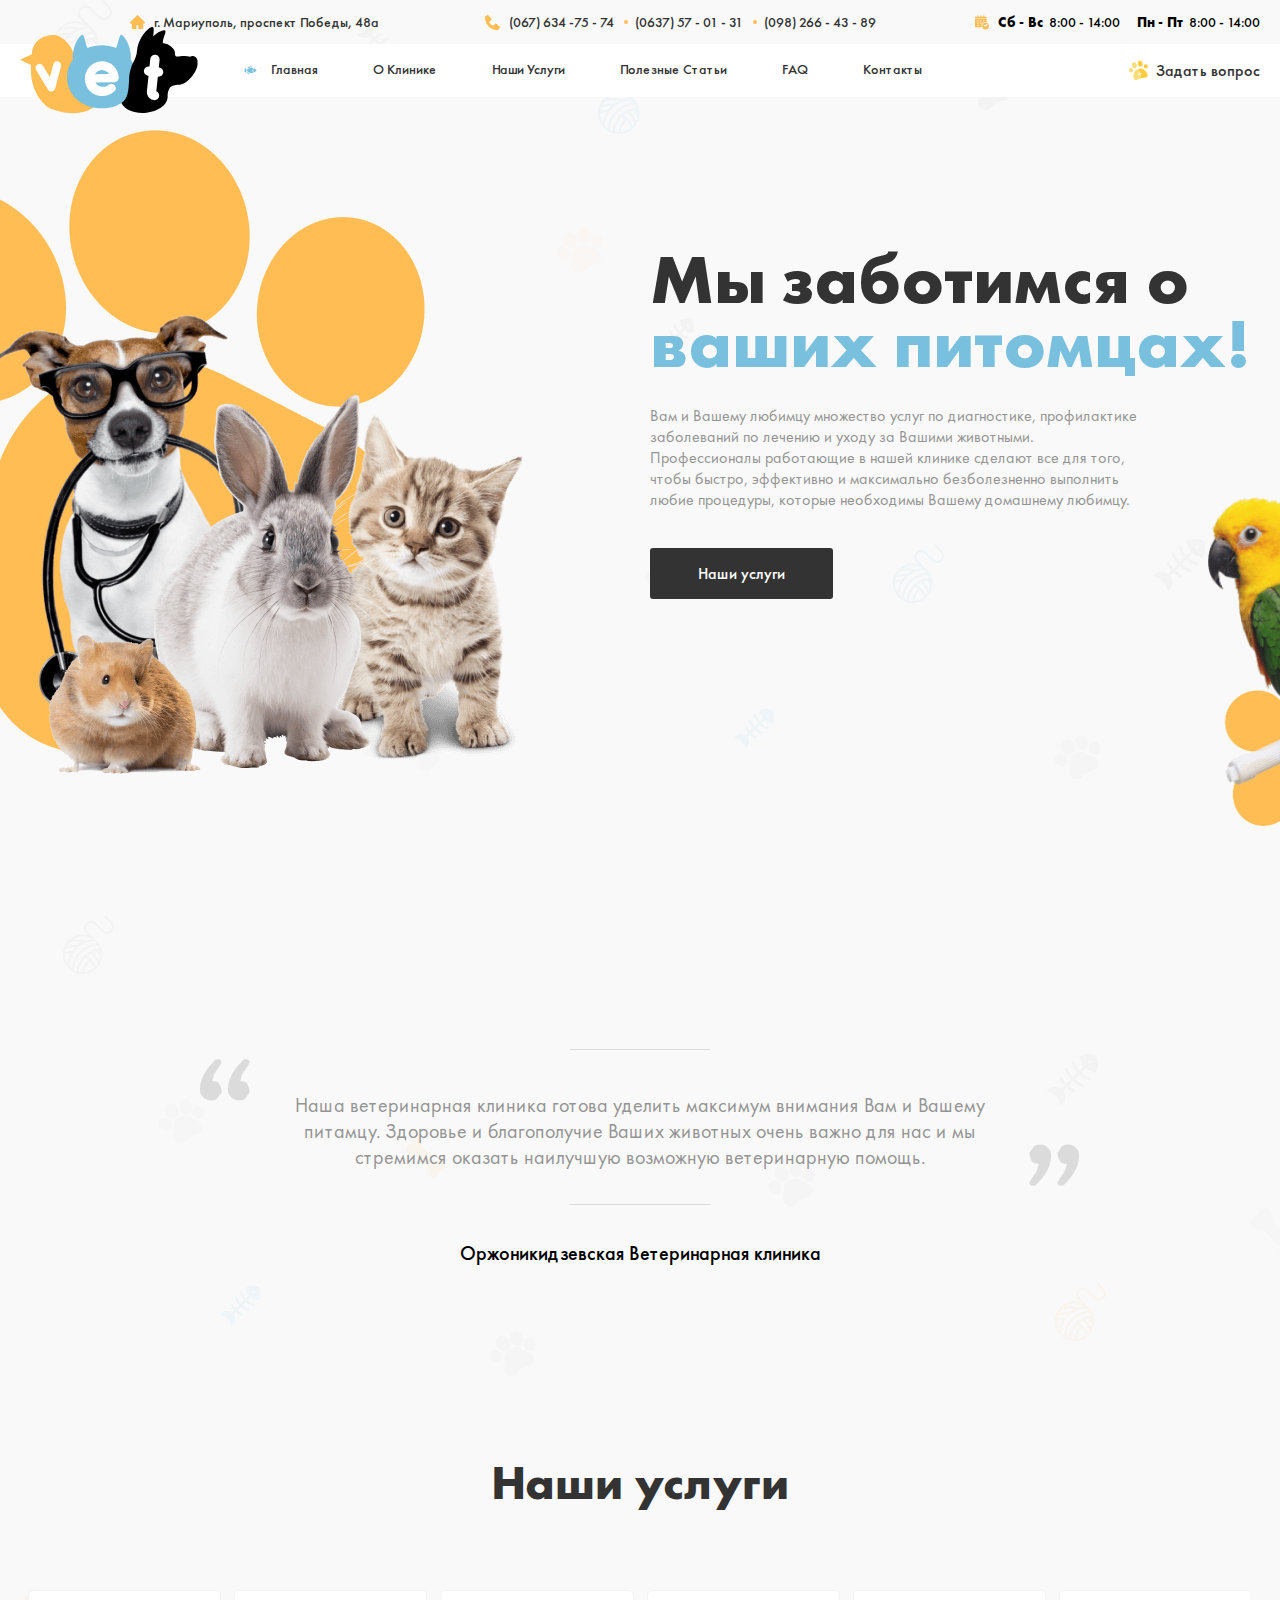
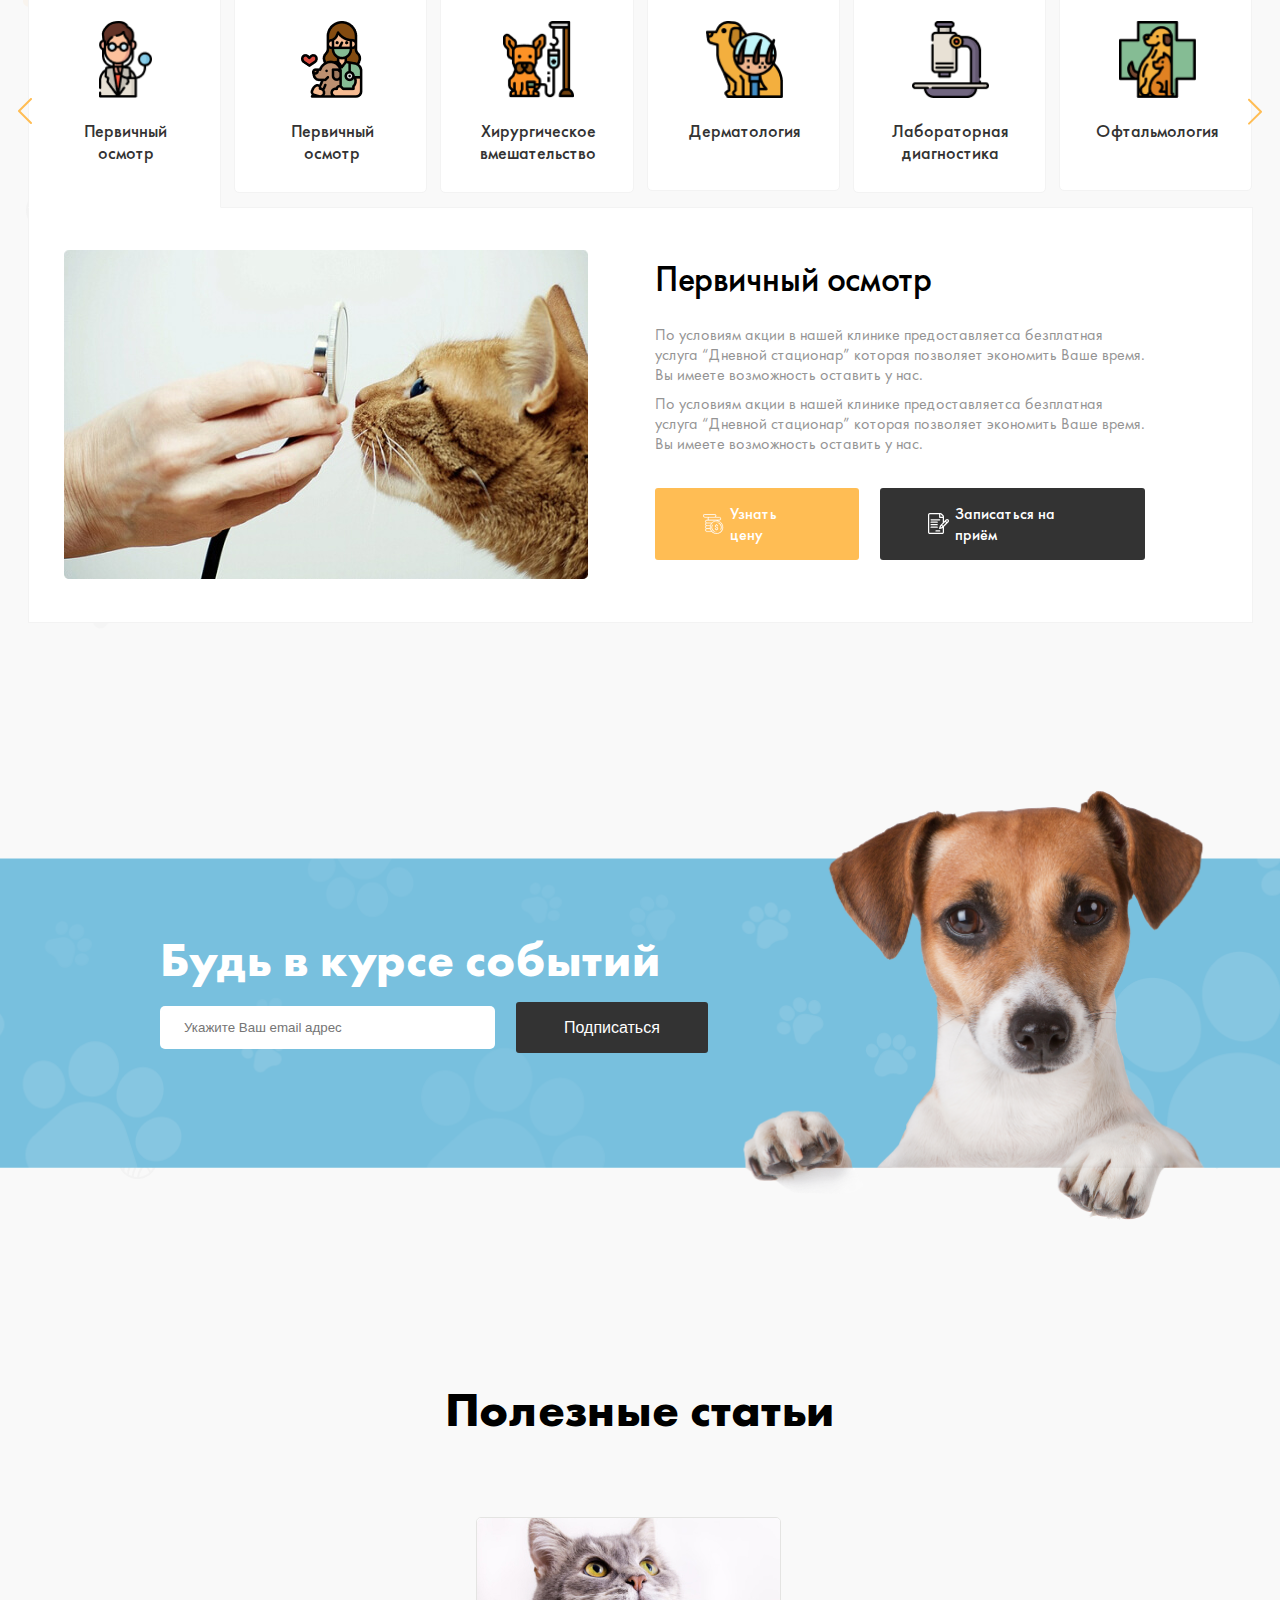
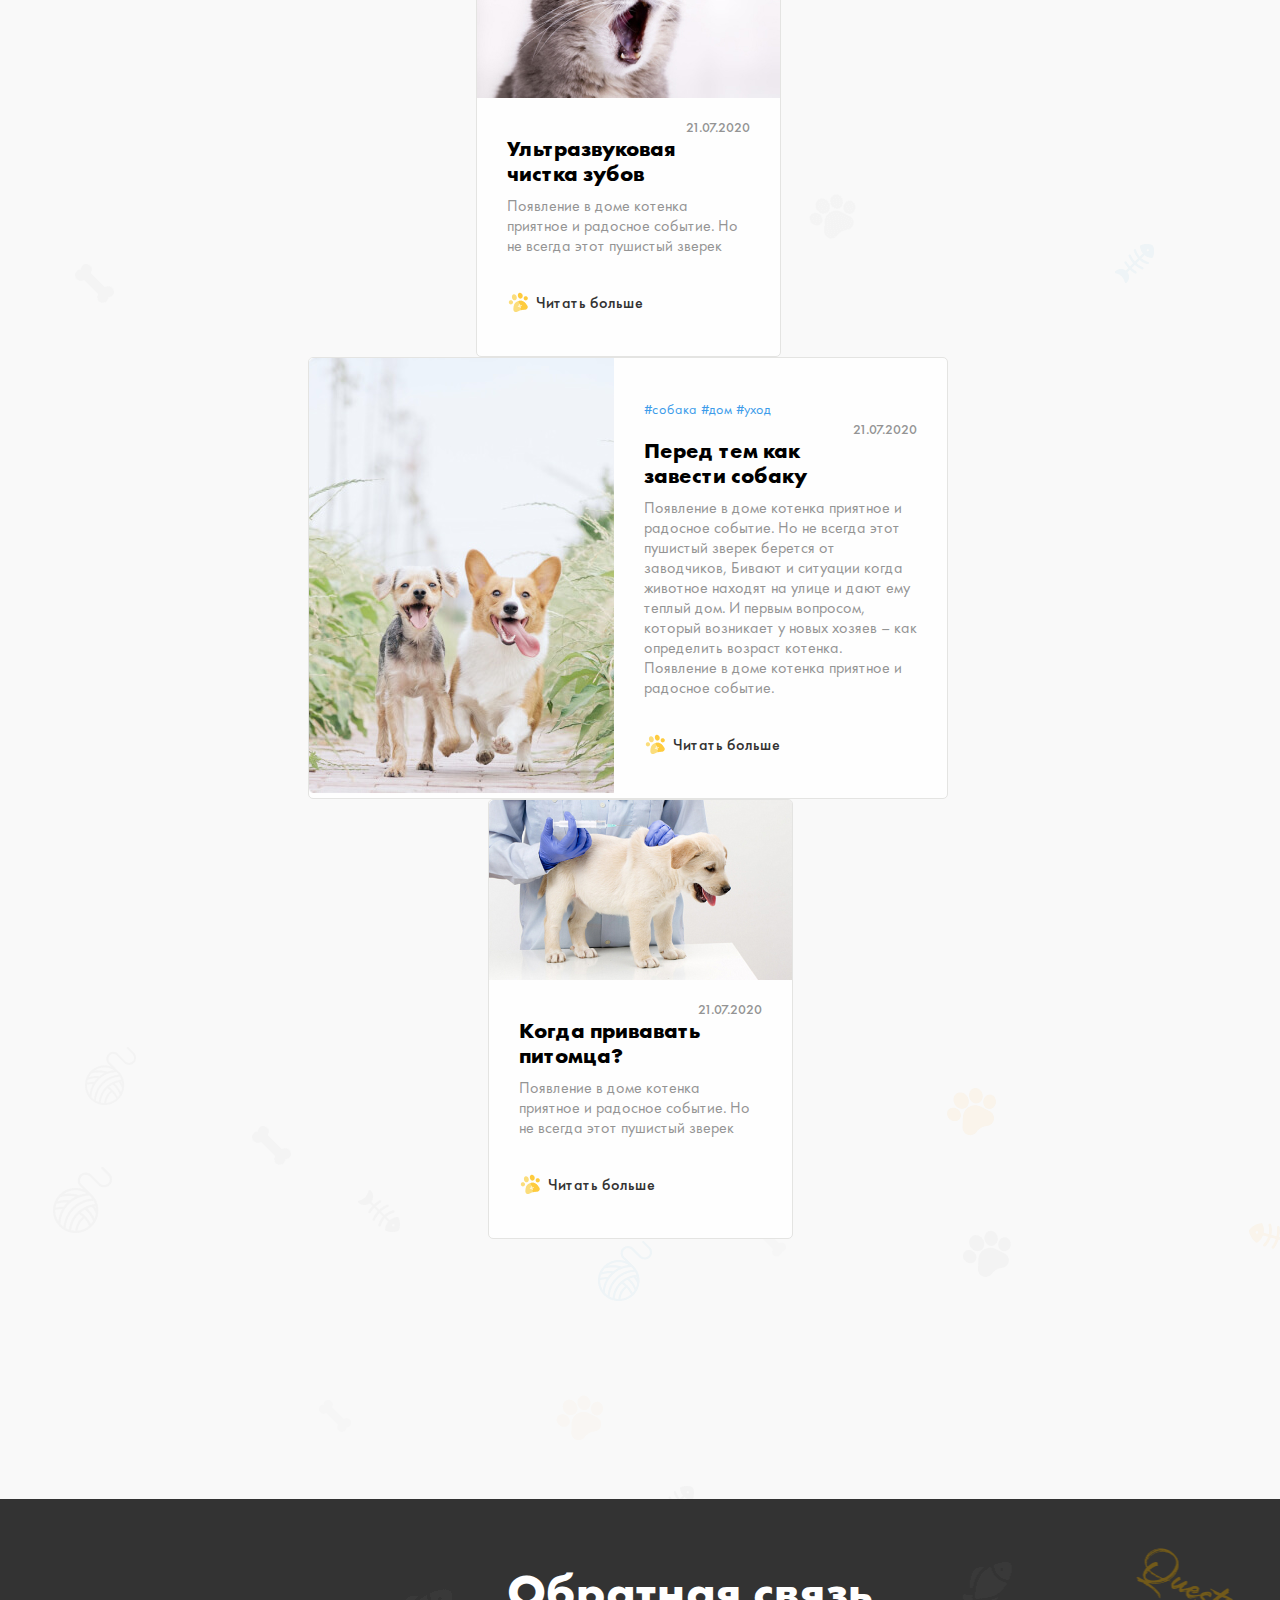
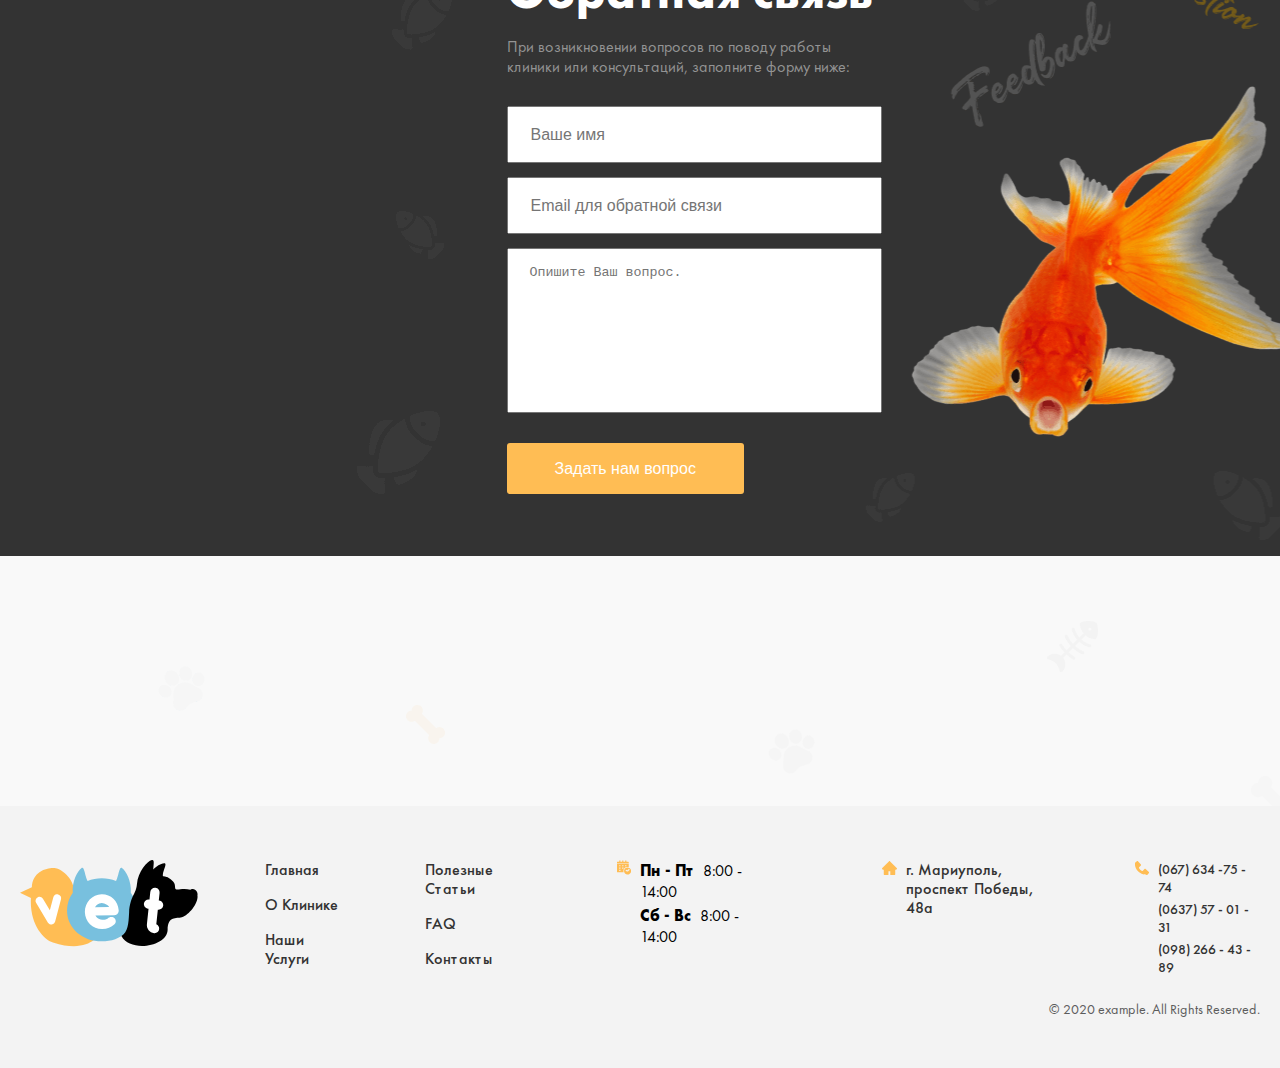
<file: index.html>
<!DOCTYPE html>
<html lang="en">

<head>
    <meta charset="UTF-8">
    <meta http-equiv="X-UA-Compatible" content="IE=edge">
    <meta name="viewport" content="width=device-width, initial-scale=1.0">
    <title>Vetclinic</title>
    <!-- <link rel="stylesheet" href="./css/normalize.css"> -->
    <link rel="stylesheet" href="./css/main.css">
    <!-- <link rel="stylesheet" href="./css/main.min.css"> -->
</head>

<body>
    <!-- Site Header Start-->
    <header class="header">
        <div class="header__top">
            <div class="container header__top-container">
                <address class="header__top-address">
                    <a style="color: #333333;" class="header__top-address-link"
                        href="https://www.google.com/maps/place/%D1%83%D0%BB.+%D0%9F%D0%B0%D1%88%D0%BA%D0%BE%D0%B2%D1%81%D0%BA%D0%BE%D0%B3%D0%BE,+26,+%D0%9C%D0%B0%D1%80%D0%B8%D1%83%D0%BF%D0%BE%D0%BB%D1%8C,+%D0%94%D0%BE%D0%BD%D0%B5%D1%86%D0%BA%D0%B0%D1%8F+%D0%BE%D0%B1%D0%BB%D0%B0%D1%81%D1%82%D1%8C,+%D0%A3%D0%BA%D1%80%D0%B0%D0%B8%D0%BD%D0%B0,+87500/@47.1075844,37.6424116,17z/data=!4m13!1m7!3m6!1s0x40e6e6701cd9c691:0xe9b99fd0268f089c!2z0L_RgNC-0YHQvy4g0J_QvtCx0LXQtNGLLCA0ONCwLCDQnNCw0YDQuNGD0L_QvtC70YwsINCU0L7QvdC10YbQutCw0Y8g0L7QsdC70LDRgdGC0YwsINCj0LrRgNCw0LjQvdCwLCA4NzUwMA!3b1!8m2!3d47.1075844!4d37.6424116!3m4!1s0x40e6e66567b86a6d:0x9f7c0f1e5256ecf2!8m2!3d47.1092265!4d37.6426643"
                        target="blank" rel="noopener noreferrer">

                        г. Мариуполь, проспект Победы, 48а
                    </a>
                </address>
                <ul class="header__top-tel-list">
                    <li class="header__top-tel-item">
                        <a class="phone-link" href="tel:+0676347574">(067) 634 -75 - 74
                        </a>
                    </li>
                    <li class="header__top-tel-item">
                        <a class="phone-link" href="tel:+063757131">(0637) 57 - 01 - 31
                        </a>
                    </li>
                    <li class="header__top-tel-item">
                        <a class="phone-link" href="tel:+0982664389">(098) 266 - 43 - 89
                        </a>
                    </li>
                </ul>
                <ul class="header__top-time-list">
                    <li class="header__top-time-item">
                        <p class="header__top-time-text">
                            <span class="time-day">Сб - Вс
                            </span> 8:00 - 14:00</p>
                    </li>
                    <li class="header__top-time-item">
                        <p class="header__top-time-text">
                            <span class="time-day">Пн - Пт
                            </span> 8:00 - 14:00</p>
                    </li>
                </ul>
            </div>
        </div>

        <div class="header__bottom ">
            <div class="container header__bottom-container">
                <nav class="nav">
                    <a class="logo-link" href="./index.html">
                        <img class="logo-link__img" src="./images/logo.svg" alt="site logo" width="178" height="86">
                    </a>
                    <ul class="nav__list">
                        <li class="nav__item nav__item--active ">
                            <a class="nav__link" href="./index.html">Главная</a>
                        </li>
                        <li class="nav__item">
                            <a class="nav__link" href="./about.html">О Клинике</a>
                        </li>
                        <li class="nav__item">
                            <a class="nav__link" href="./services.html">Наши Услуги</a>
                        </li>
                        <li class="nav__item">
                            <a class="nav__link" href="./blog.html">Полезные Статьи</a>
                        </li>
                        <li class="nav__item">
                            <a class="nav__link" href="./question.html">FAQ</a>
                        </li>
                        <li class="nav__item">
                            <a class="nav__link" href="./contact.html">Контакты</a>
                        </li>
                    </ul>
                    <a href="#" class="nav__question-link js-modal-open">Задать вопрос</a>
                </nav>
            </div>
        </div>
    </header>
    <!-- Site Header Finish -->
    <!-- Site Main Start -->
    <main class="main">
        <!-- Site Intro Start -->
        <section class="intro">
            <div class="container">
                <div class="intro__info">
                    <h1 class="intro__header">Мы заботимся о <span class="intro__header-span">ваших
                            питомцах!</span> </h1>
                    <p class="intro__desc">Вам и Вашему любимцу множество услуг по диагностике, профилактике
                        заболеваний по лечению
                        и
                        уходу за Вашими животными. Профессионалы работающие в нашей клинике сделают все для
                        того, чтобы быстро,
                        эффективно и максимально безболезненно выполнить любие процедуры, которые необходимы
                        Вашему домашнему
                        любимцу.
                    </p>
                    <a href="#" class="btn btn-dark">Наши услуги</a>
                </div>
            </div>
        </section>
        <!-- Site Intro Start -->
        <!-- Site Reviews Start -->
        <section class="reviews">
            <div class="container reviews__container">
                <h2 class="visually-hidden">Reviews section</h2>
                <div class="reviews__info">
                    <blockquote class="reviews__text">Наша ветеринарная клиника готова уделить максимум внимания
                        Вам и Вашему
                        питамцу. Здоровье и благополучие Ваших животных очень важно для нас и мы стремимся
                        оказать наилучшую
                        возможную ветеринарную помощь.</blockquote>
                    <h3 class="reviews__title">Оржоникидзевская Ветеринарная клиника</h3>
                </div>
            </div>
        </section>
        <!-- Site Rewiews Finish -->
        <!-- Site Services Start -->
        <section class="services">
            <div class="container services__container pagination">
                <h2 class="services__header">Наши услуги</h2>
                <button class="pagination__btn pagination__btn--prev" type="button" aria-label="prev button">
                    <img class="pagination__img" src="./images/arrow-prev.svg" alt="arrow pre image" width="14"
                        height="26">
                </button>
                <button class="pagination__btn pagination__btn--next" type="button" aria-label="next button">
                    <img class="pagination__img" src="./images/arrow-next.svg" alt="arrow next  image" width="14"
                        height="26">
                </button>
                <div class="slider">
                    <ul class="services__top-list">
                        <li
                            class="services__top-list-item services__top-list-item--doctor services__top-list-item--active">
                            <a href="#" class="services__top-list-link ">
                                Первичный осмотр
                            </a>
                        </li>
                        <li class="services__top-list-item services__top-list-item--show">
                            <a href="#" class="services__top-list-link ">
                                Первичный осмотр
                            </a>
                        </li>
                        <li class="services__top-list-item services__top-list-item--operation">
                            <a href="#" class="services__top-list-link ">
                                Хирургическое вмешательство
                            </a>
                        </li>
                        <li class="services__top-list-item services__top-list-item--dermo">
                            <a href="#" class="services__top-list-link ">
                                Дерматология
                            </a>
                        </li>
                        <li class="services__top-list-item services__top-list-item--diag">
                            <a href="#" class="services__top-list-link ">
                                Лабораторная диагностика
                            </a>
                        </li>
                        <li class="services__top-list-item services__top-list-item--plus">
                            <a href="#" class="services__top-list-link ">
                                Офтальмология </a>
                        </li>

                    </ul>
                    <ul class="services__bottom-list">
                        <li class="none services__bottom-item">
                            <img src="./images/slider-img.jpg" alt="slider img" class="services__bottom-img" width="524"
                                height="329" srcset="./images/slider-img.jpg 1x, ./images/slider-img@2.jpg 2x">
                            <div class="services__bottom-info">
                                <h3 class="services__bottom-header">Первичный осмотр</h3>
                                <p class="services__bottom-desc">
                                    По условиям акции в нашей клинике предоставляетса безплатная услуга “Дневной
                                    стационар” которая
                                    позволяет экономить Ваше время. Вы имеете возможность оставить у нас.
                                </p>
                                <p class="services__bottom-desc services__bottom-desc-last">
                                    По условиям акции в нашей клинике предоставляетса безплатная услуга “Дневной
                                    стационар” которая
                                    позволяет экономить Ваше время. Вы имеете возможность оставить у нас.
                                </p>
                                <div class="services__bottom-links">
                                    <a href="#" class="btn btn-gold btn-money">Узнать цену</a>
                                    <a href="#" class="btn btn-dark btn-apply">Записаться на приём</a>
                                </div>
                            </div>
                        </li>
                    </ul>
                </div>
            </div>
        </section>
        <!-- Site Services Finish -->
        <!-- Site NOTIFICATIONS START -->
        <section class="notifications">
            <div class="container notifications__container">
                <div>
                    <h2 class="notifications__header">Будь в курсе событий</h2>
                    <form action="https://echo.htmlacademy.ru" method="POST" class="notifications__form">
                        <input type="email" name="email" aria-label="email input" placeholder="Укажите Ваш email адрес"
                            class="notifications__form-input" required>
                        <button class="btn btn-dark" type="submit" aria-label="subscribe button">Подписаться</button>
                    </form>
                </div>
            </div>
        </section>
        <!-- Site NOTIFICATIONS FINISH -->
        <!-- Site ARTICLES Start -->
        <section class="articles">
            <div class="container">
                <h2 class="articles__header">Полезные статьи</h2>
                <ul class="articles__list">
                    <li class="articles__item ">
                        <img class="articles__img" src="./images/cat.jpg" alt="mushuk" width="305" height="180"
                            srcset="./images/cat.jpg 1x, ./images/cat@2x.jpg 2x">
                        <div class="articles__info">
                            <div class="articles__details">
                                <div class="articles__hashtag">
                                    <a href="#" class="articles__hashtag-link">#собака</a>
                                    <a href="#" class="articles__hashtag-link">#дом</a>
                                    <a href="#" class="articles__hashtag-link">#уход </a>
                                </div>
                                <time class="articles__time" datetime="2001-05-15 19:00">21.07.2020</time>
                            </div>
                            <h3 class="articles__title">
                                Ультразвуковая чистка зубов
                            </h3>
                            <p class="articles__desc">Появление в доме котенка приятное и радосное событие. Но
                                не всегда этот пушистый
                                зверек берется от заводчиков, Бивают и ситуации когда животное находят на улице
                                и дают ему теплый дом. И
                                первым вопросом, который возникает у новых хозяев – как определить возраст
                                котенка. Появление в доме
                                котенка приятное и радосное событие.</p>
                            <a href="#" class="articles__link">Читать больше</a>
                        </div>
                    </li>
                    <li class="articles__item articles__item--active">
                        <img class="articles__img" src="./images/run.jpg" alt="run" height="180" width="305"
                            srcset="./images/run.jpg 1x, ./images/run@2x.jpg 2x">
                        <div class="articles__info">
                            <div class="articles__details">
                                <div class="articles__hashtag">
                                    <a href="#" class="articles__hashtag-link">#собака</a>
                                    <a href="#" class="articles__hashtag-link">#дом</a>
                                    <a href="#" class="articles__hashtag-link">#уход </a>
                                </div>
                                <time class="articles__time" datetime="2001-05-15 19:00">21.07.2020</time>
                            </div>
                            <h3 class="articles__title">
                                Перед тем как завести собаку </h3>
                            <p class="articles__desc">Появление в доме котенка приятное и радосное событие. Но
                                не всегда этот пушистый
                                зверек берется от заводчиков, Бивают и ситуации когда животное находят на улице
                                и дают ему теплый дом. И
                                первым вопросом, который возникает у новых хозяев – как определить возраст
                                котенка. Появление в доме
                                котенка приятное и радосное событие.</p>
                            <a href="#" class="articles__link">Читать больше</a>
                        </div>
                    </li>
                    <li class="articles__item ">
                        <img class="articles__img" src="./images/catinjection.jpg" alt="kuchuk dori " width="305"
                            height="180" srcset="./images/catinjection.jpg 1x, ./images/catinjection@2x.jpg 2x">
                        <div class="articles__info">
                            <div class="articles__details">
                                <div class="articles__hashtag">
                                    <a href="#" class="articles__hashtag-link">#собака</a>
                                    <a href="#" class="articles__hashtag-link">#дом</a>
                                    <a href="#" class="articles__hashtag-link">#уход </a>
                                </div>
                                <time class="articles__time" datetime="2001-05-15 19:00">21.07.2020</time>
                            </div>
                            <h3 class="articles__title">
                                Когда привавать питомца? </h3>
                            <p class="articles__desc">Появление в доме котенка приятное и радосное событие. Но
                                не всегда этот пушистый
                                зверек берется от заводчиков, Бивают и ситуации когда животное находят на улице
                                и дают ему теплый дом. И
                                первым вопросом, который возникает у новых хозяев – как определить возраст
                                котенка. Появление в доме
                                котенка приятное и радосное событие..</p>
                            <a href="#" class="articles__link">Читать больше</a>
                        </div>
                    </li>
                </ul>
            </div>
        </section>
        <!-- Site ARTICLES Finish -->
        <!-- Site CONTACT START -->
        <section class="contact">
            <div class="contact__container">
                <div class="contact__list">
                    <iframe class="contact__link"
                        src="https://www.google.com/maps/embed?pb=!1m18!1m12!1m3!1d21104.717957867975!2d37.52483238878449!3d47.11099543925024!2m3!1f0!2f0!3f0!3m2!1i1024!2i768!4f13.1!3m3!1m2!1s0x40e6e3909f80b32d%3A0xf5217f0027c9ba5b![base64]!5e0!3m2!1sru!2s!4v1658163464657!5m2!1sru!2s"
                        width="462" height="652" style="border:0;" allowfullscreen="" loading="lazy"
                        referrerpolicy="no-referrer-when-downgrade"></iframe>
                </div>
                <div class="contact__info">
                    <h2 class="contact__header">Обратная связь</h2>
                    <p class="contact__desc">При возникновении вопросов по поводу работы клиники или
                        консультаций, заполните форму
                        ниже:</p>
                    <form action="https://echo.htmlacademy.ru" method="POST" class="contact__form">
                        <input type="text" name="name" aria-label="name input" placeholder="Ваше имя"
                            class="contact__form-input" required>
                        <input type="email" name="email" aria-label="email input" placeholder="Email для обратной связи"
                            class="contact__form-input" required>
                        <textarea class="contact__form-textarea" name="textarea" aria-label="Опишите Ваш вопрос."
                            placeholder="Опишите Ваш вопрос." minlength="3" required></textarea>
                        <button class="btn btn-gold btn-contact" type="submit" aria-label="Задать нам вопрос">Задать нам
                            вопрос</button>
                    </form>
                </div>
            </div>
        </section>
        <!-- Site CONTACT FINISH -->
    </main>
    <!-- Site Main Finish -->
    <!-- Site Footer Start -->
    <footer class="footer">
        <div class="container ">
            <div class="footer__container">
                <a class="logo-link-footer" href="index.html">
                    <img class="logo-link__img" src="./images/logo.svg" alt="site logo" width="178" height="86">
                </a>
                <ul class="nav__list-foter">
                    <li class="nav__item-footer">
                        <a class="nav__link-footer" href="./index.html">Главная</a>
                    </li>
                    <li class="nav__item-footer">
                        <a class="nav__link-footer" href="./about.html">О Клинике</a>
                    </li>
                    <li class="nav__item-footer">
                        <a class="nav__link-footer" href="./services.html">Наши Услуги</a>
                    </li>
                </ul>
                <ul class="nav__list-foter">
                    <li class="nav__item-footer">
                        <a class="nav__link-footer" href="./blog.html">Полезные Статьи</a>
                    </li>
                    <li class="nav__item-footer">
                        <a class="nav__link-footer" href="./question.html">FAQ</a>
                    </li>
                    <li class="nav__item-footer">
                        <a class="nav__link-footer" href="./contact.html">Контакты</a>
                    </li>
                </ul>
                <div class="footer-time-list-wrapper">
                    <ul class=" footer-time-list ">
                        <li class="footer-time-item">
                            <p class="footer-time-text">
                                <span class="time-day">Пн - Пт
                                </span> 8:00 - 14:00</p>
                        </li>
                        <li class="footer-time-item">
                            <p class="footer-time-text">
                                <span class="time-day">Сб - Вс
                                </span> 8:00 - 14:00</p>
                        </li>
                    </ul>
                </div>
                <address class="footer-address"> <a style="color: #333333;" class="header-top__address-link"
                        href="https://www.google.com/maps/place/%D1%83%D0%BB.+%D0%9F%D0%B0%D1%88%D0%BA%D0%BE%D0%B2%D1%81%D0%BA%D0%BE%D0%B3%D0%BE,+26,+%D0%9C%D0%B0%D1%80%D0%B8%D1%83%D0%BF%D0%BE%D0%BB%D1%8C,+%D0%94%D0%BE%D0%BD%D0%B5%D1%86%D0%BA%D0%B0%D1%8F+%D0%BE%D0%B1%D0%BB%D0%B0%D1%81%D1%82%D1%8C,+%D0%A3%D0%BA%D1%80%D0%B0%D0%B8%D0%BD%D0%B0,+87500/@47.1075844,37.6424116,17z/data=!4m13!1m7!3m6!1s0x40e6e6701cd9c691:0xe9b99fd0268f089c!2z0L_RgNC-0YHQvy4g0J_QvtCx0LXQtNGLLCA0ONCwLCDQnNCw0YDQuNGD0L_QvtC70YwsINCU0L7QvdC10YbQutCw0Y8g0L7QsdC70LDRgdGC0YwsINCj0LrRgNCw0LjQvdCwLCA4NzUwMA!3b1!8m2!3d47.1075844!4d37.6424116!3m4!1s0x40e6e66567b86a6d:0x9f7c0f1e5256ecf2!8m2!3d47.1092265!4d37.6426643"
                        target="blank" rel="noopener noreferrer">

                        г. Мариуполь, проспект Победы, 48а
                    </a>
                </address>
                <div class="footer-tel-list-wrapper">
                    <ul class="footer-tel-list ">
                        <li class="footer-tel-item footer-tel-item">
                            <a class="footer-phone-link" href="tel:+0676347574">(067) 634 -75 - 74
                            </a>
                        </li>
                        <li class="footer-tel-item">
                            <a class="footer-phone-link" href="tel:+063757131">(0637) 57 - 01 - 31
                            </a>
                        </li>
                        <li class="footer-tel-item">
                            <a class="footer-phone-link" href="tel:+0982664389">(098) 266 - 43 - 89
                            </a>
                        </li>
                    </ul>
                </div>
            </div>
            <span class="copy">© 2020 example. All Rights Reserved.</span>
        </div>
    </footer>

    <!-- Site Footer Finish -->

    <!-- Site Modal Start -->
    <div class="overly">
        <div class="modal">
            <button class="modal__close-btn js-modal-close"><img src="./images/modal-close.svg" alt="close"></button>
            <div class="modal__container">
                <div class="modal__left">
                    <h2 class="modal__left-title">Авторизация:</h2>
                    <div class="modal__google-box">
                        <a class="modal-link-google" href="https://www.google.com" target="blank">Войти через Google</a>
                    </div>
                    <div class="modal__facebook-box">
                        <a class="modal-link-facebook" href="https://www.facebook.com" target="blank">Войти через
                            Facebook</a>
                    </div>
                    <img class="modal__bg-dog" src="./images/modal-bg-dog.png" alt="big dog modal">
                </div>
                <div class="modal__right">
                    <h2 class="modal__right-title">Задать вопрос</h2>
                    <form class="modal__form" action="https://www.echo.htmlacadmy.ru/courses">
                        <input class="modal__form-input" type="text" aria-label="Enter Your name"
                            placeholder="Ваше имя">
                        <textarea cols="30" rows="10" placeholder="Опишите Ваш вопрос.
                            
Например: в каком возрасте можно прививать от бешенства?"></textarea>
                        <button class="modal-btn" type="submit">Отправить </button>
                    </form>
                </div>
            </div>
        </div>
    </div>

    <!-- Site Modal Finish -->

    <script src="./js/main.js"></script>
</body>

</html>
</file>
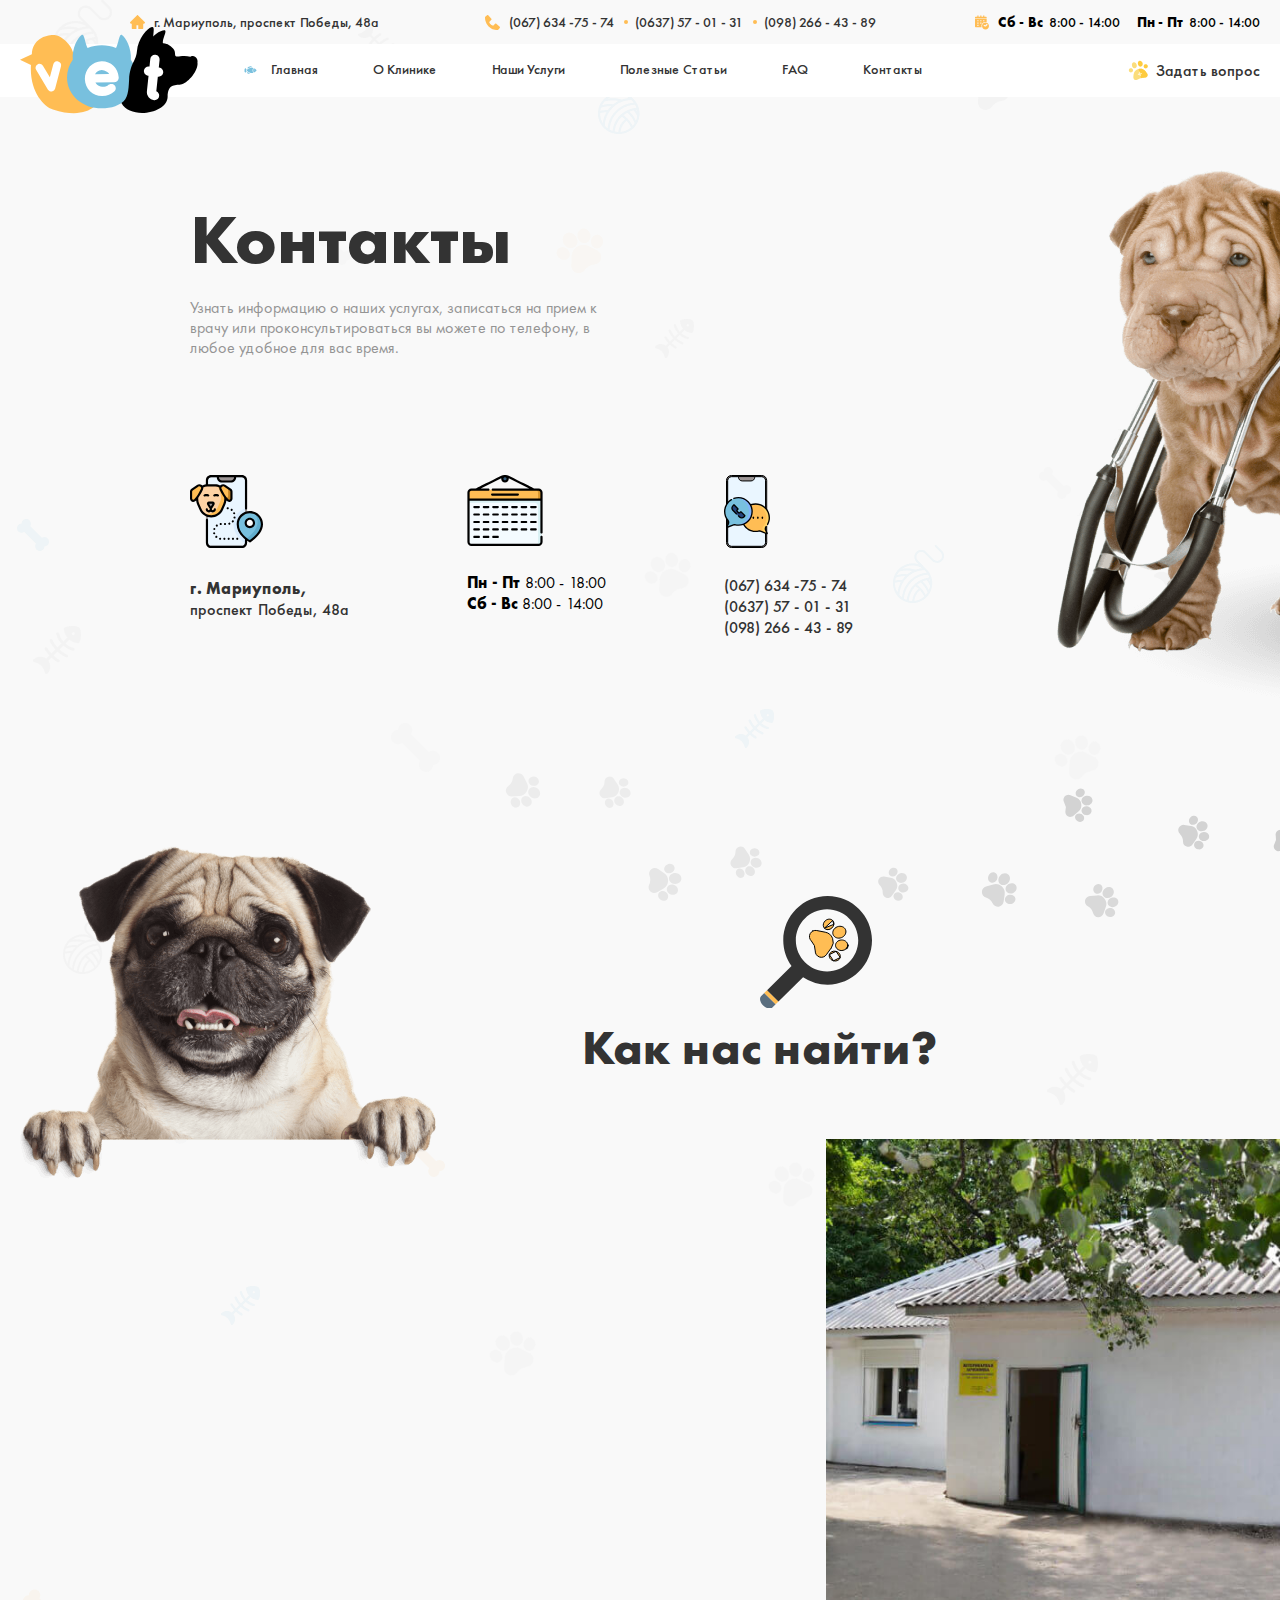
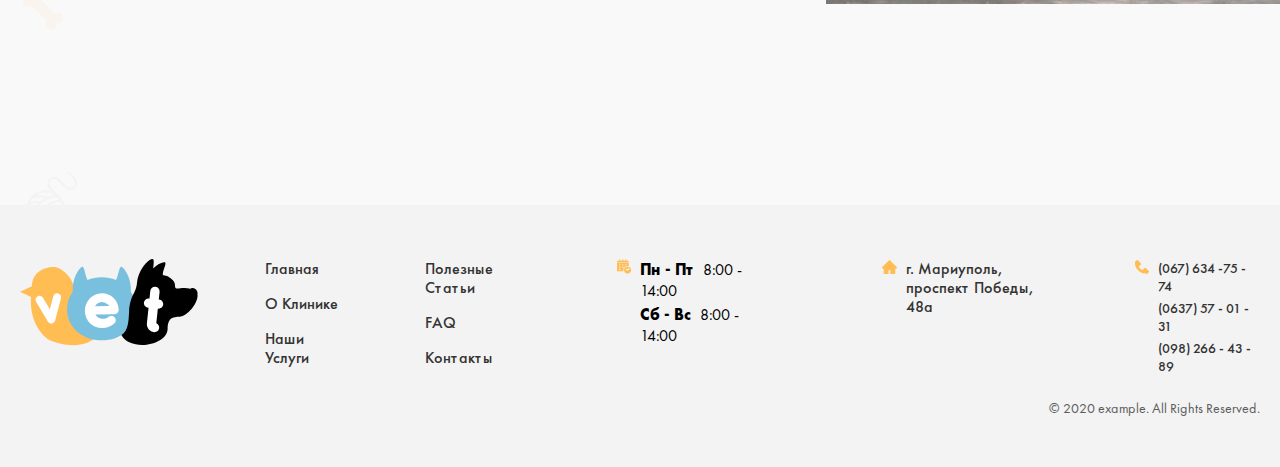
<file: contact.html>
<!DOCTYPE html>
<html lang="en">

<head>
    <meta charset="UTF-8">
    <meta http-equiv="X-UA-Compatible" content="IE=edge">
    <meta name="viewport" content="width=device-width, initial-scale=1.0">
    <title>Vetclinic</title>
    <!-- <link rel="stylesheet" href="./css/normalize.css"> -->
    <link rel="stylesheet" href="./css/main.css">
    <!-- <link rel="stylesheet" href="./css/main.min.css"> -->
</head>

<body>
    <!-- Site Header Start-->
    <header class="header">
        <div class="header__top">
            <div class="container header__top-container">
                <address class="header__top-address">
                    <a style="color: #333333;" class="header__top-address-link"
                        href="https://www.google.com/maps/place/%D1%83%D0%BB.+%D0%9F%D0%B0%D1%88%D0%BA%D0%BE%D0%B2%D1%81%D0%BA%D0%BE%D0%B3%D0%BE,+26,+%D0%9C%D0%B0%D1%80%D0%B8%D1%83%D0%BF%D0%BE%D0%BB%D1%8C,+%D0%94%D0%BE%D0%BD%D0%B5%D1%86%D0%BA%D0%B0%D1%8F+%D0%BE%D0%B1%D0%BB%D0%B0%D1%81%D1%82%D1%8C,+%D0%A3%D0%BA%D1%80%D0%B0%D0%B8%D0%BD%D0%B0,+87500/@47.1075844,37.6424116,17z/data=!4m13!1m7!3m6!1s0x40e6e6701cd9c691:0xe9b99fd0268f089c!2z0L_RgNC-0YHQvy4g0J_QvtCx0LXQtNGLLCA0ONCwLCDQnNCw0YDQuNGD0L_QvtC70YwsINCU0L7QvdC10YbQutCw0Y8g0L7QsdC70LDRgdGC0YwsINCj0LrRgNCw0LjQvdCwLCA4NzUwMA!3b1!8m2!3d47.1075844!4d37.6424116!3m4!1s0x40e6e66567b86a6d:0x9f7c0f1e5256ecf2!8m2!3d47.1092265!4d37.6426643"
                        target="blank" rel="noopener noreferrer">

                        г. Мариуполь, проспект Победы, 48а
                    </a>
                </address>
                <ul class="header__top-tel-list">
                    <li class="header__top-tel-item">
                        <a class="phone-link" href="tel:+0676347574">(067) 634 -75 - 74
                        </a>
                    </li>
                    <li class="header__top-tel-item">
                        <a class="phone-link" href="tel:+063757131">(0637) 57 - 01 - 31
                        </a>
                    </li>
                    <li class="header__top-tel-item">
                        <a class="phone-link" href="tel:+0982664389">(098) 266 - 43 - 89
                        </a>
                    </li>
                </ul>
                <ul class="header__top-time-list">
                    <li class="header__top-time-item">
                        <p class="header__top-time-text">
                            <span class="time-day">Сб - Вс
                            </span> 8:00 - 14:00</p>
                    </li>
                    <li class="header__top-time-item">
                        <p class="header__top-time-text">
                            <span class="time-day">Пн - Пт
                            </span> 8:00 - 14:00</p>
                    </li>
                </ul>
            </div>
        </div>

        <div class="header__bottom ">
            <div class="container header__bottom-container">
                <nav class="nav">
                    <a class="logo-link" href="index.html">
                        <img class="logo-link__img" src="./images/logo.svg" alt="site logo" width="178" height="86">
                    </a>
                    <ul class="nav__list">
                        <li class="nav__item nav__item--active ">
                            <a class="nav__link" href="./index.html">Главная</a>
                        </li>
                        <li class="nav__item">
                            <a class="nav__link" href="./about.html">О Клинике</a>
                        </li>
                        <li class="nav__item">
                            <a class="nav__link" href="./services.html">Наши Услуги</a>
                        </li>
                        <li class="nav__item">
                            <a class="nav__link" href="#">Полезные Статьи</a>
                        </li>
                        <li class="nav__item">
                            <a class="nav__link" href="./question.html">FAQ</a>
                        </li>
                        <li class="nav__item">
                            <a class="nav__link" href="./contact.html">Контакты</a>
                        </li>
                    </ul>
                    <a href="#" class="nav__question-link js-modal-open">Задать вопрос</a>
                </nav>
            </div>
        </div>
    </header>
    <!-- Site Header Finish -->

    <!-- Site Main Start -->
    <main class="main">
        <!-- Site Contact Start -->
        <section class="contact-hero">
            <div class="container">
                <div class="contact-hero__wrapper">
                    <div class="contact-hero__left">
                        <h2 class="contact-hero__title">Контакты</h2>
                        <p class="contact-hero__text">Узнать информацию о наших услугах, записаться на прием к врачу или
                            проконсультироваться вы можете по телефону, в любое удобное для вас время.</p>
                            <ul class="contact-hero__list">
                                <li class="contact-hero__item">
                                    <a class="contact-hero__item-loaction" target="_blank" href="https://goo.gl/maps/pLQjXTNiDodhxwRz9"><strong>г. Мариуполь,</strong> <br> проспект Победы, 48а</a>
                                </li>
                                <li class="contact-hero__item">
                                    <time class="contact-hero__item-time" datetime="Пн - Пт 8:00 - 18:00"><strong>Пн - Пт</strong> 8:00 - 18:00</time>
                                    <time class="contact-hero__item-time" datetime="Сб - Вс 8:00 - 14:00"><strong>Сб - Вс</strong> 8:00 - 14:00</time>
                                </li>
                                <li class="contact-hero__item">
                                    <a class="contact-hero__item-link" href="tel:+(067)6347574">(067) 634 -75 - 74</a>
                                    <a class="contact-hero__item-link" href="tel:+(0637)570131">(0637) 57 - 01 - 31</a>
                                    <a class="contact-hero__item-link" href="tel:+(098)2664389">(098) 266 - 43 - 89</a>
                                </li>
                            </ul>
                    </div>
                    <div class="contact-hero__right">
                        <img src="./images/big-dog-bg-img.png" alt="Big dog bg img">
                    </div>
                </div>
            </div>
        </section>
        <!-- Site Contact Finish -->
          <!-- Start Contact Address Section -->
          <section id="contact-address">
            <!-- <div class="container"> -->
            <div class="contact-address-part">
                <div class="contact-address-part__title-box">
                    <h2 class="contact-address-part__title"> Как нас найти?</h2>
                </div>
                <div class="contact-address-part__address-box address-box">
                    <iframe
                        src="https://www.google.com/maps/embed?pb=!1m18!1m12!1m3!1d14294.51319158252!2d37.53168982695906!3d47.0963841131076!2m3!1f0!2f0!3f0!3m2!1i1024!2i768!4f13.1!3m3!1m2!1s0x40e6e466e76d2aa5%3A0xcde1c909d45551e2!2z0JzQsNGA0LjRg9C_0L7Qu9GM0YHQutC40Lkg0YXRg9C00L7QttC10YHRgtCy0LXQvdC90YvQuSDQvNGD0LfQtdC5INC40LzQtdC90Lgg0JrRg9C40L3QtNC20Lg!5e0!3m2!1sru!2s!4v1658399637896!5m2!1sru!2s"
                        width="847" height="465" style="border:0;" allowfullscreen="" loading="lazy"
                        referrerpolicy="no-referrer-when-downgrade"></iframe>
                    <img src="./images/contact-house-img.jpg" width="693" height="450px" alt="House in Mariupol"
                        srcset="./images/contact-house-img.jpg 1x, ./images/contact-house-img@2x.jpg 2x">
                </div>
            </div>
            <!-- </div> -->
        </section>
        <!-- End of Contact Address Section -->
    </main>
    <!-- End of Main Part  -->
    </main>
    <!-- Site Main Finish -->

    <!-- Site Footer Start -->
    <footer class="footer">
        <div class="container ">
            <div class="footer__container">
                <a class="logo-link-footer" href="index.html">
                    <img class="logo-link__img" src="./images/logo.svg" alt="site logo" width="178" height="86">
                </a>
                <ul class="nav__list-foter">
                    <li class="nav__item-footer">
                        <a class="nav__link-footer" href="./index.html">Главная</a>
                    </li>
                    <li class="nav__item-footer">
                        <a class="nav__link-footer" href="./about.html">О Клинике</a>
                    </li>
                    <li class="nav__item-footer">
                        <a class="nav__link-footer" href="./services.html">Наши Услуги</a>
                    </li>
                </ul>
                <ul class="nav__list-foter">
                    <li class="nav__item-footer">
                        <a class="nav__link-footer" href="#">Полезные Статьи</a>
                    </li>
                    <li class="nav__item-footer">
                        <a class="nav__link-footer" href="./question.html">FAQ</a>
                    </li>
                    <li class="nav__item-footer">
                        <a class="nav__link-footer" href="./contact.html">Контакты</a>
                    </li>
                </ul>
                <div class="footer-time-list-wrapper">
                    <ul class=" footer-time-list ">
                        <li class="footer-time-item">
                            <p class="footer-time-text">
                                <span class="time-day">Пн - Пт
                                </span> 8:00 - 14:00</p>
                        </li>
                        <li class="footer-time-item">
                            <p class="footer-time-text">
                                <span class="time-day">Сб - Вс
                                </span> 8:00 - 14:00</p>
                        </li>
                    </ul>
                </div>
                <address class="footer-address"> <a style="color: #333333;" class="header-top__address-link"
                        href="https://www.google.com/maps/place/%D1%83%D0%BB.+%D0%9F%D0%B0%D1%88%D0%BA%D0%BE%D0%B2%D1%81%D0%BA%D0%BE%D0%B3%D0%BE,+26,+%D0%9C%D0%B0%D1%80%D0%B8%D1%83%D0%BF%D0%BE%D0%BB%D1%8C,+%D0%94%D0%BE%D0%BD%D0%B5%D1%86%D0%BA%D0%B0%D1%8F+%D0%BE%D0%B1%D0%BB%D0%B0%D1%81%D1%82%D1%8C,+%D0%A3%D0%BA%D1%80%D0%B0%D0%B8%D0%BD%D0%B0,+87500/@47.1075844,37.6424116,17z/data=!4m13!1m7!3m6!1s0x40e6e6701cd9c691:0xe9b99fd0268f089c!2z0L_RgNC-0YHQvy4g0J_QvtCx0LXQtNGLLCA0ONCwLCDQnNCw0YDQuNGD0L_QvtC70YwsINCU0L7QvdC10YbQutCw0Y8g0L7QsdC70LDRgdGC0YwsINCj0LrRgNCw0LjQvdCwLCA4NzUwMA!3b1!8m2!3d47.1075844!4d37.6424116!3m4!1s0x40e6e66567b86a6d:0x9f7c0f1e5256ecf2!8m2!3d47.1092265!4d37.6426643"
                        target="blank" rel="noopener noreferrer">

                        г. Мариуполь, проспект Победы, 48а
                    </a>
                </address>
                <div class="footer-tel-list-wrapper">
                    <ul class="footer-tel-list ">
                        <li class="footer-tel-item footer-tel-item">
                            <a class="footer-phone-link" href="tel:+0676347574">(067) 634 -75 - 74
                            </a>
                        </li>
                        <li class="footer-tel-item">
                            <a class="footer-phone-link" href="tel:+063757131">(0637) 57 - 01 - 31
                            </a>
                        </li>
                        <li class="footer-tel-item">
                            <a class="footer-phone-link" href="tel:+0982664389">(098) 266 - 43 - 89
                            </a>
                        </li>
                    </ul>
                </div>
            </div>
            <span class="copy">© 2020 example. All Rights Reserved.</span>
        </div>
    </footer>

    <!-- Site Footer Finish -->


    <!-- Site Modal Start -->
    <div class="overly">
        <div class="modal">
            <button class="modal__close-btn js-modal-close"><img src="./images/modal-close.svg" alt="close"></button>
            <div class="modal__container">
                <div class="modal__left">
                    <h2 class="modal__left-title">Авторизация:</h2>
                    <div class="modal__google-box">
                        <a class="modal-link-google" href="https://www.google.com" target="blank">Войти через Google</a>
                    </div>
                    <div class="modal__facebook-box">
                        <a class="modal-link-facebook" href="https://www.facebook.com" target="blank">Войти через
                            Facebook</a>
                    </div>
                    <img class="modal__bg-dog" src="./images/modal-bg-dog.png" alt="big dog modal">
                </div>
                <div class="modal__right">
                    <h2 class="modal__right-title">Задать вопрос</h2>
                    <form class="modal__form" action="https://www.echo.htmlacadmy.ru/courses">
                        <input class="modal__form-input" type="text" aria-label="Enter Your name"
                            placeholder="Ваше имя">
                        <textarea cols="30" rows="10" placeholder="Опишите Ваш вопрос.
                            
Например: в каком возрасте можно прививать от бешенства?"></textarea>
                        <button class="modal-btn" type="submit">Отправить </button>
                    </form>
                </div>
            </div>
        </div>
    </div>

    <!-- Site Modal Finish -->

    <script src="./js/main.js"></script>
</body>

</html>
</file>
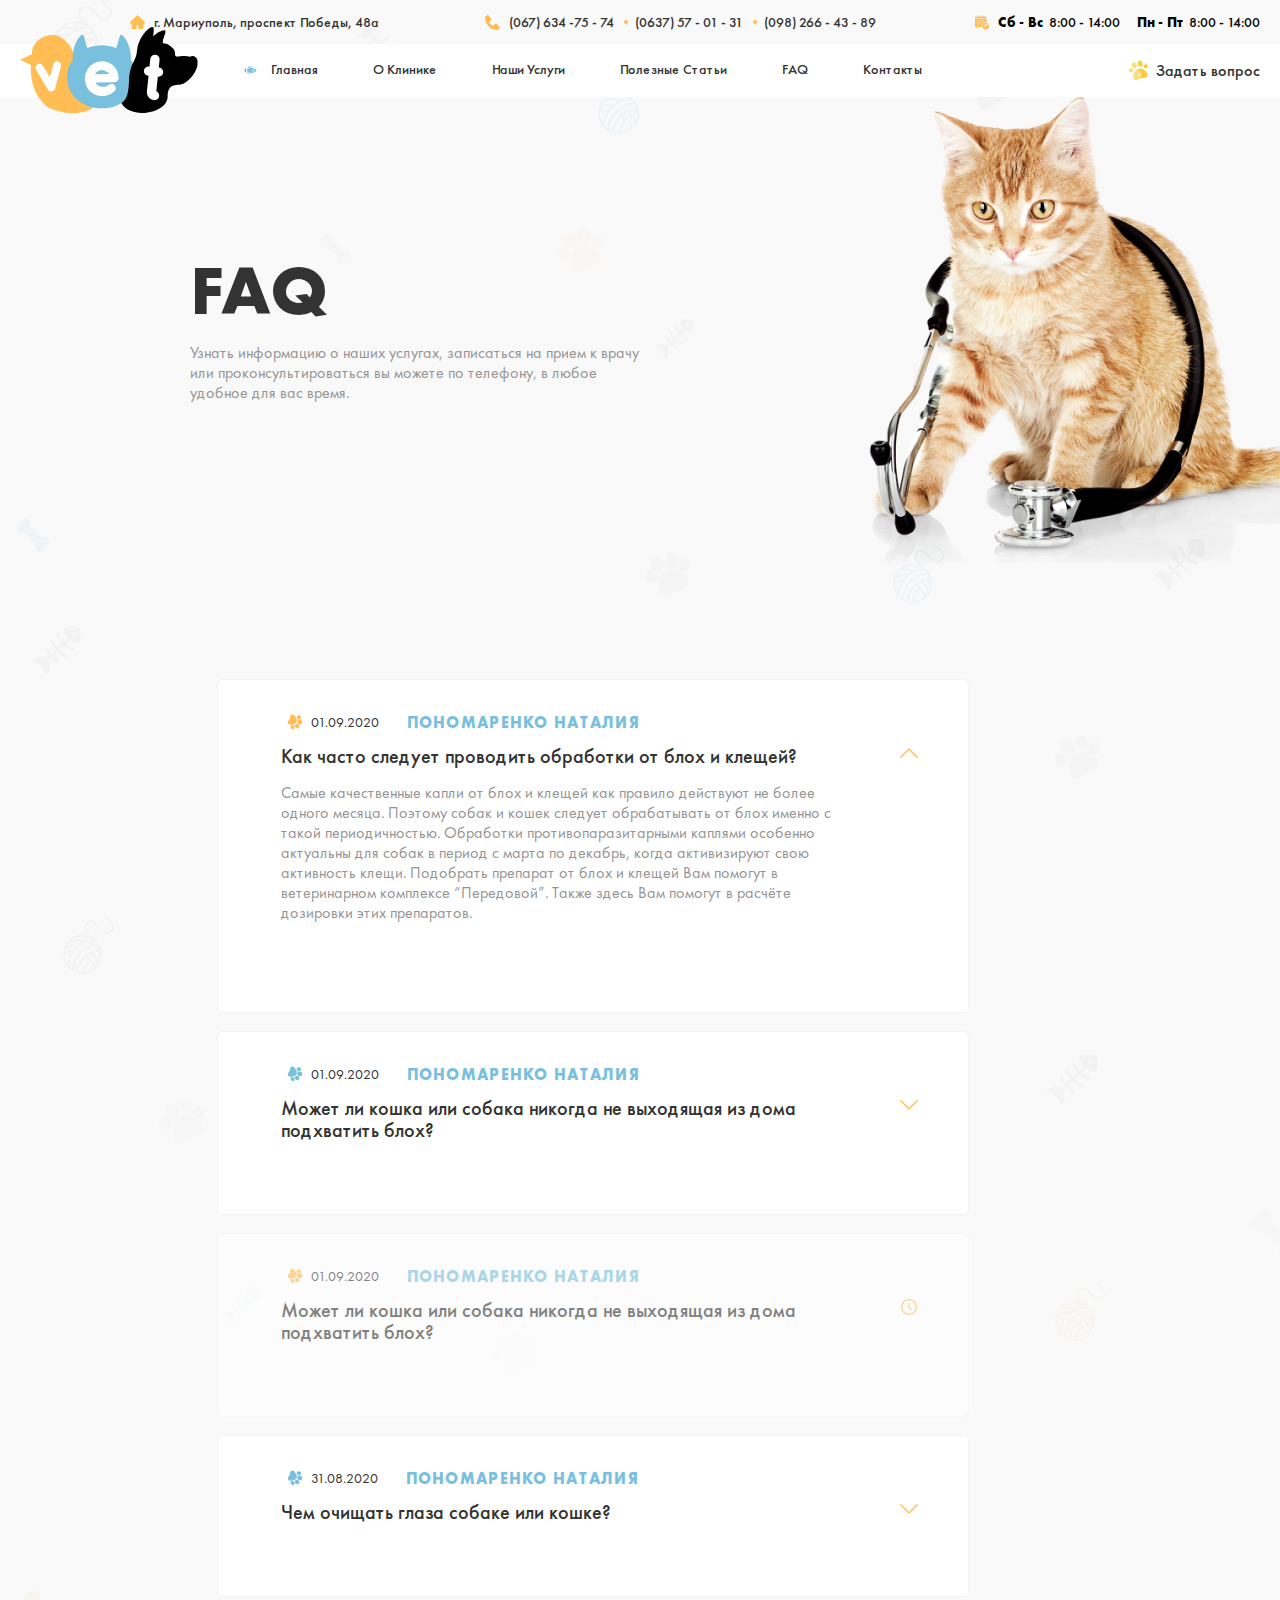
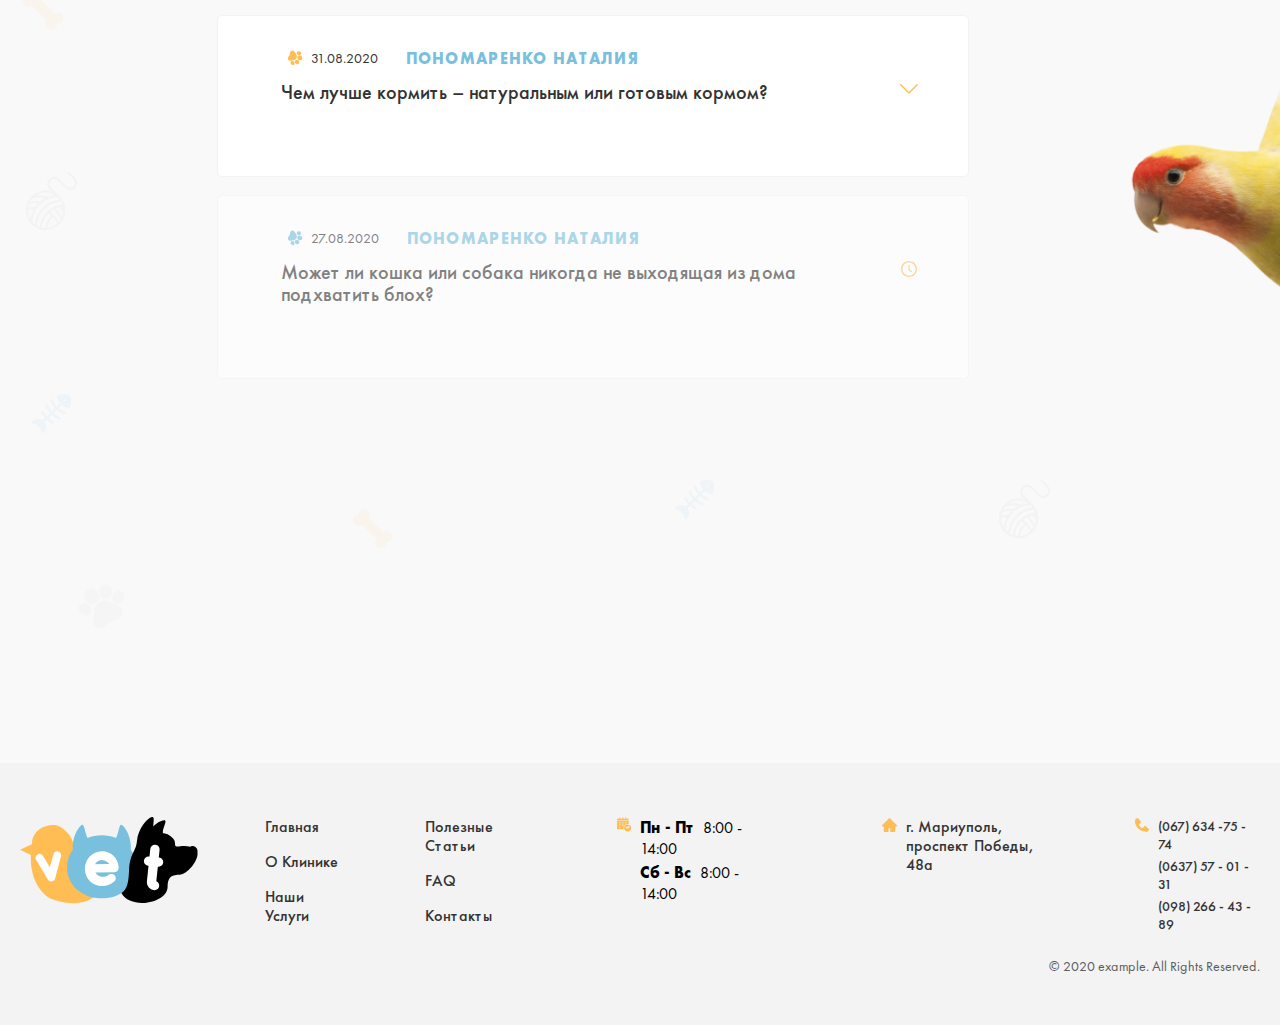
<file: question.html>
<!DOCTYPE html>
<html lang="en">

<head>
    <meta charset="UTF-8">
    <meta http-equiv="X-UA-Compatible" content="IE=edge">
    <meta name="viewport" content="width=device-width, initial-scale=1.0">
    <title>Vetclinic</title>
    <!-- <link rel="stylesheet" href="./css/normalize.css"> -->
    <link rel="stylesheet" href="./css/main.css">
    <!-- <link rel="stylesheet" href="./css/main.min.css"> -->
</head>

<body>
    <!-- Site Header Start-->
    <header class="header">
        <div class="header__top">
            <div class="container header__top-container">
                <address class="header__top-address">
                    <a style="color: #333333;" class="header__top-address-link"
                        href="https://www.google.com/maps/place/%D1%83%D0%BB.+%D0%9F%D0%B0%D1%88%D0%BA%D0%BE%D0%B2%D1%81%D0%BA%D0%BE%D0%B3%D0%BE,+26,+%D0%9C%D0%B0%D1%80%D0%B8%D1%83%D0%BF%D0%BE%D0%BB%D1%8C,+%D0%94%D0%BE%D0%BD%D0%B5%D1%86%D0%BA%D0%B0%D1%8F+%D0%BE%D0%B1%D0%BB%D0%B0%D1%81%D1%82%D1%8C,+%D0%A3%D0%BA%D1%80%D0%B0%D0%B8%D0%BD%D0%B0,+87500/@47.1075844,37.6424116,17z/data=!4m13!1m7!3m6!1s0x40e6e6701cd9c691:0xe9b99fd0268f089c!2z0L_RgNC-0YHQvy4g0J_QvtCx0LXQtNGLLCA0ONCwLCDQnNCw0YDQuNGD0L_QvtC70YwsINCU0L7QvdC10YbQutCw0Y8g0L7QsdC70LDRgdGC0YwsINCj0LrRgNCw0LjQvdCwLCA4NzUwMA!3b1!8m2!3d47.1075844!4d37.6424116!3m4!1s0x40e6e66567b86a6d:0x9f7c0f1e5256ecf2!8m2!3d47.1092265!4d37.6426643"
                        target="blank" rel="noopener noreferrer">

                        г. Мариуполь, проспект Победы, 48а
                    </a>
                </address>
                <ul class="header__top-tel-list">
                    <li class="header__top-tel-item">
                        <a class="phone-link" href="tel:+0676347574">(067) 634 -75 - 74
                        </a>
                    </li>
                    <li class="header__top-tel-item">
                        <a class="phone-link" href="tel:+063757131">(0637) 57 - 01 - 31
                        </a>
                    </li>
                    <li class="header__top-tel-item">
                        <a class="phone-link" href="tel:+0982664389">(098) 266 - 43 - 89
                        </a>
                    </li>
                </ul>
                <ul class="header__top-time-list">
                    <li class="header__top-time-item">
                        <p class="header__top-time-text">
                            <span class="time-day">Сб - Вс
                            </span> 8:00 - 14:00</p>
                    </li>
                    <li class="header__top-time-item">
                        <p class="header__top-time-text">
                            <span class="time-day">Пн - Пт
                            </span> 8:00 - 14:00</p>
                    </li>
                </ul>
            </div>
        </div>

        <div class="header__bottom ">
            <div class="container header__bottom-container">
                <nav class="nav">
                    <a class="logo-link" href="index.html">
                        <img class="logo-link__img" src="./images/logo.svg" alt="site logo" width="178" height="86">
                    </a>
                    <ul class="nav__list">
                        <li class="nav__item nav__item--active ">
                            <a class="nav__link" href="./index.html">Главная</a>
                        </li>
                        <li class="nav__item">
                            <a class="nav__link" href="./about.html">О Клинике</a>
                        </li>
                        <li class="nav__item">
                            <a class="nav__link" href="./services.html">Наши Услуги</a>
                        </li>
                        <li class="nav__item">
                            <a class="nav__link" href="./blog.html">Полезные Статьи</a>
                        </li>
                        <li class="nav__item">
                            <a class="nav__link" href="./question.html">FAQ</a>
                        </li>
                        <li class="nav__item">
                            <a class="nav__link" href="./contact.html">Контакты</a>
                        </li>
                    </ul>
                    <a href="#" class="nav__question-link js-modal-open">Задать вопрос</a>
                </nav>
            </div>
        </div>
    </header>
    <!-- Site Header Finish -->

    <!-- Site Main Start -->
    <main class="main main--site-main">
        <!-- Site Question Hero Start  -->
        <section class="question-hero">
            <div class="container">
                <div class="question-hero__wraper">
                    <div class="question-hero__left">
                        <h2 class="question-hero__title">FAQ</h2>
                        <p class="question-hero__text">Узнать информацию о наших услугах, записаться на прием к врачу
                            <br> или проконсультироваться вы можете по телефону, в любое <br> удобное для вас время.</p>
                    </div>
                    <div class="question-hero__right">
                        <img src="./images/big-cat.png" alt="Question hero big cat img">
                    </div>
                </div>
            </div>
        </section>
        <!-- Site Question Hero Finish  -->
        <!-- Site Question Details Start -->
        <div class="question-container">
            <section class="question-details">
                <div class="container">
                    <div class="question-details__wraper">
                        <div class="question-details__box">
                            <div class="question-details__time">
                                <time class="question-details__date" datetime="01.09.2020">01.09.2020</time>
                                <strong class="question-details__link">Пономаренко Наталия</strong>
                            </div>
                            <details open class="question-details__details">
                                <summary class="question-details__title">Как часто следует проводить обработки от блох и
                                    клещей?</summary>
                                <p class="question-details__text">Самые качественные капли от блох и клещей как правило
                                    действуют не более одного месяца.
                                    Поэтому собак и кошек следует обрабатывать от блох именно с такой периодичностью.
                                    Обработки
                                    противопаразитарными каплями особенно актуальны для собак в период с марта по
                                    декабрь,
                                    когда
                                    активизируют свою активность клещи. Подобрать препарат от блох и клещей Вам помогут
                                    в
                                    ветеринарном комплексе “Передовой”. Также здесь Вам помогут в расчёте дозировки этих
                                    препаратов.</p>
                            </details>
                        </div>
                        <div class="question-details__box">
                            <div class="question-details__time">
                                <time class="question-details__date-blue-icon" datetime="01.09.2020">01.09.2020</time>
                                <strong class="question-details__link">Пономаренко Наталия</strong>
                            </div>
                            <details class="question-details__details">
                                <summary class="question-details__title">Может ли кошка или собака никогда не выходящая
                                    из дома подхватить блох?</summary>
                                <p class="question-details__text">Самые качественные капли от блох и клещей как правило
                                    действуют не более одного месяца.
                                    Поэтому собак и кошек следует обрабатывать от блох именно с такой периодичностью.
                                    Обработки
                                    противопаразитарными каплями особенно актуальны для собак в период с марта по
                                    декабрь,
                                    когда
                                    активизируют свою активность клещи. Подобрать препарат от блох и клещей Вам помогут
                                    в
                                    ветеринарном комплексе “Передовой”. Также здесь Вам помогут в расчёте дозировки этих
                                    препаратов.</p>
                            </details>
                        </div>
                        <div class="question-details__box question-details__box--opacity">
                            <div class="question-details__time">
                                <time class="question-details__date" datetime="01.09.2020">01.09.2020</time>
                                <strong class="question-details__link">Пономаренко Наталия</strong>
                            </div>
                            <details disabled class="question-details__details">
                                <summary class="question-details__title-there">Может ли кошка или собака никогда не
                                    выходящая из дома подхватить блох?</summary>
                            </details>
                        </div>
                        <div class="question-details__box">
                            <div class="question-details__time">
                                <time class="question-details__date-blue-icon" datetime="01.09.2020">31.08.2020</time>
                                <strong class="question-details__link">Пономаренко Наталия</strong>
                            </div>
                            <details class="question-details__details">
                                <summary class="question-details__title">Чем очищать глаза собаке или кошке?</summary>
                                <p class="question-details__text">Самые качественные капли от блох и клещей как правило
                                    действуют не более одного месяца.
                                    Поэтому собак и кошек следует обрабатывать от блох именно с такой периодичностью.
                                    Обработки
                                    противопаразитарными каплями особенно актуальны для собак в период с марта по
                                    декабрь,
                                    когда
                                    активизируют свою активность клещи. Подобрать препарат от блох и клещей Вам помогут
                                    в
                                    ветеринарном комплексе “Передовой”. Также здесь Вам помогут в расчёте дозировки этих
                                    препаратов.</p>
                            </details>
                        </div>
                        <div class="question-details__box">
                            <div class="question-details__time">
                                <time class="question-details__date" datetime="01.09.2020">31.08.2020</time>
                                <strong class="question-details__link">Пономаренко Наталия</strong>
                            </div>
                            <details class="question-details__details">
                                <summary class="question-details__title">Чем лучше кормить – натуральным или готовым
                                    кормом?</summary>
                                <p class="question-details__text">Самые качественные капли от блох и клещей как правило
                                    действуют не более одного месяца.
                                    Поэтому собак и кошек следует обрабатывать от блох именно с такой периодичностью.
                                    Обработки
                                    противопаразитарными каплями особенно актуальны для собак в период с марта по
                                    декабрь,
                                    когда
                                    активизируют свою активность клещи. Подобрать препарат от блох и клещей Вам помогут
                                    в
                                    ветеринарном комплексе “Передовой”. Также здесь Вам помогут в расчёте дозировки этих
                                    препаратов.</p>
                            </details>
                        </div>
                        <div class="question-details__box question-details__box--opacity footer-top__tomargin">
                            <div class="question-details__time">
                                <time class="question-details__date-blue-icon" datetime="01.09.2020">27.08.2020</time>
                                <strong class="question-details__link">Пономаренко Наталия</strong>
                            </div>
                            <details class="question-details__details">
                                <summary class="question-details__title-there">Может ли кошка или собака никогда не
                                    выходящая из дома подхватить блох?</summary>
                            </details>
                        </div>
                    </div>
                </div>
            </section>
        </div>
        <!-- Site Question Details Finish -->
    </main>
    <!-- Site Main Finish -->

    <!-- Site Footer Start -->
    <footer class="footer">
        <div class="container ">
            <div class="footer__container">
                <a class="logo-link-footer" href="index.html">
                    <img class="logo-link__img" src="./images/logo.svg" alt="site logo" width="178" height="86">
                </a>
                <ul class="nav__list-foter">
                    <li class="nav__item-footer">
                        <a class="nav__link-footer" href="./index.html">Главная</a>
                    </li>
                    <li class="nav__item-footer">
                        <a class="nav__link-footer" href="./about.html">О Клинике</a>
                    </li>
                    <li class="nav__item-footer">
                        <a class="nav__link-footer" href="./services.html">Наши Услуги</a>
                    </li>
                </ul>
                <ul class="nav__list-foter">
                    <li class="nav__item-footer">
                        <a class="nav__link-footer" href="./blog.html">Полезные Статьи</a>
                    </li>
                    <li class="nav__item-footer">
                        <a class="nav__link-footer" href="./question.html">FAQ</a>
                    </li>
                    <li class="nav__item-footer">
                        <a class="nav__link-footer" href="./contact.html">Контакты</a>
                    </li>
                </ul>
                <div class="footer-time-list-wrapper">
                    <ul class=" footer-time-list ">
                        <li class="footer-time-item">
                            <p class="footer-time-text">
                                <span class="time-day">Пн - Пт
                                </span> 8:00 - 14:00</p>
                        </li>
                        <li class="footer-time-item">
                            <p class="footer-time-text">
                                <span class="time-day">Сб - Вс
                                </span> 8:00 - 14:00</p>
                        </li>
                    </ul>
                </div>
                <address class="footer-address"> <a style="color: #333333;" class="header-top__address-link"
                        href="https://www.google.com/maps/place/%D1%83%D0%BB.+%D0%9F%D0%B0%D1%88%D0%BA%D0%BE%D0%B2%D1%81%D0%BA%D0%BE%D0%B3%D0%BE,+26,+%D0%9C%D0%B0%D1%80%D0%B8%D1%83%D0%BF%D0%BE%D0%BB%D1%8C,+%D0%94%D0%BE%D0%BD%D0%B5%D1%86%D0%BA%D0%B0%D1%8F+%D0%BE%D0%B1%D0%BB%D0%B0%D1%81%D1%82%D1%8C,+%D0%A3%D0%BA%D1%80%D0%B0%D0%B8%D0%BD%D0%B0,+87500/@47.1075844,37.6424116,17z/data=!4m13!1m7!3m6!1s0x40e6e6701cd9c691:0xe9b99fd0268f089c!2z0L_RgNC-0YHQvy4g0J_QvtCx0LXQtNGLLCA0ONCwLCDQnNCw0YDQuNGD0L_QvtC70YwsINCU0L7QvdC10YbQutCw0Y8g0L7QsdC70LDRgdGC0YwsINCj0LrRgNCw0LjQvdCwLCA4NzUwMA!3b1!8m2!3d47.1075844!4d37.6424116!3m4!1s0x40e6e66567b86a6d:0x9f7c0f1e5256ecf2!8m2!3d47.1092265!4d37.6426643"
                        target="blank" rel="noopener noreferrer">

                        г. Мариуполь, проспект Победы, 48а
                    </a>
                </address>
                <div class="footer-tel-list-wrapper">
                    <ul class="footer-tel-list ">
                        <li class="footer-tel-item footer-tel-item">
                            <a class="footer-phone-link" href="tel:+0676347574">(067) 634 -75 - 74
                            </a>
                        </li>
                        <li class="footer-tel-item">
                            <a class="footer-phone-link" href="tel:+063757131">(0637) 57 - 01 - 31
                            </a>
                        </li>
                        <li class="footer-tel-item">
                            <a class="footer-phone-link" href="tel:+0982664389">(098) 266 - 43 - 89
                            </a>
                        </li>
                    </ul>
                </div>
            </div>
            <span class="copy">© 2020 example. All Rights Reserved.</span>
        </div>
    </footer>

    <!-- Site Footer Finish -->


    <!-- Site Modal Start -->
    <div class="overly">
        <div class="modal">
            <button class="modal__close-btn js-modal-close"><img src="./images/modal-close.svg" alt="close"></button>
            <div class="modal__container">
                <div class="modal__left">
                    <h2 class="modal__left-title">Авторизация:</h2>
                    <div class="modal__google-box">
                        <a class="modal-link-google" href="https://www.google.com" target="blank">Войти через Google</a>
                    </div>
                    <div class="modal__facebook-box">
                        <a class="modal-link-facebook" href="https://www.facebook.com" target="blank">Войти через
                            Facebook</a>
                    </div>
                    <img class="modal__bg-dog" src="./images/modal-bg-dog.png" alt="big dog modal">
                </div>
                <div class="modal__right">
                    <h2 class="modal__right-title">Задать вопрос</h2>
                    <form class="modal__form" action="https://www.echo.htmlacadmy.ru/courses">
                        <input class="modal__form-input" type="text" aria-label="Enter Your name"
                            placeholder="Ваше имя">
                        <textarea cols="30" rows="10" placeholder="Опишите Ваш вопрос.
                            
Например: в каком возрасте можно прививать от бешенства?"></textarea>
                        <button class="modal-btn" type="submit">Отправить </button>
                    </form>
                </div>
            </div>
        </div>
    </div>

    <!-- Site Modal Finish -->

    <script src="./js/main.js"></script>
</body>

</html>
</file>
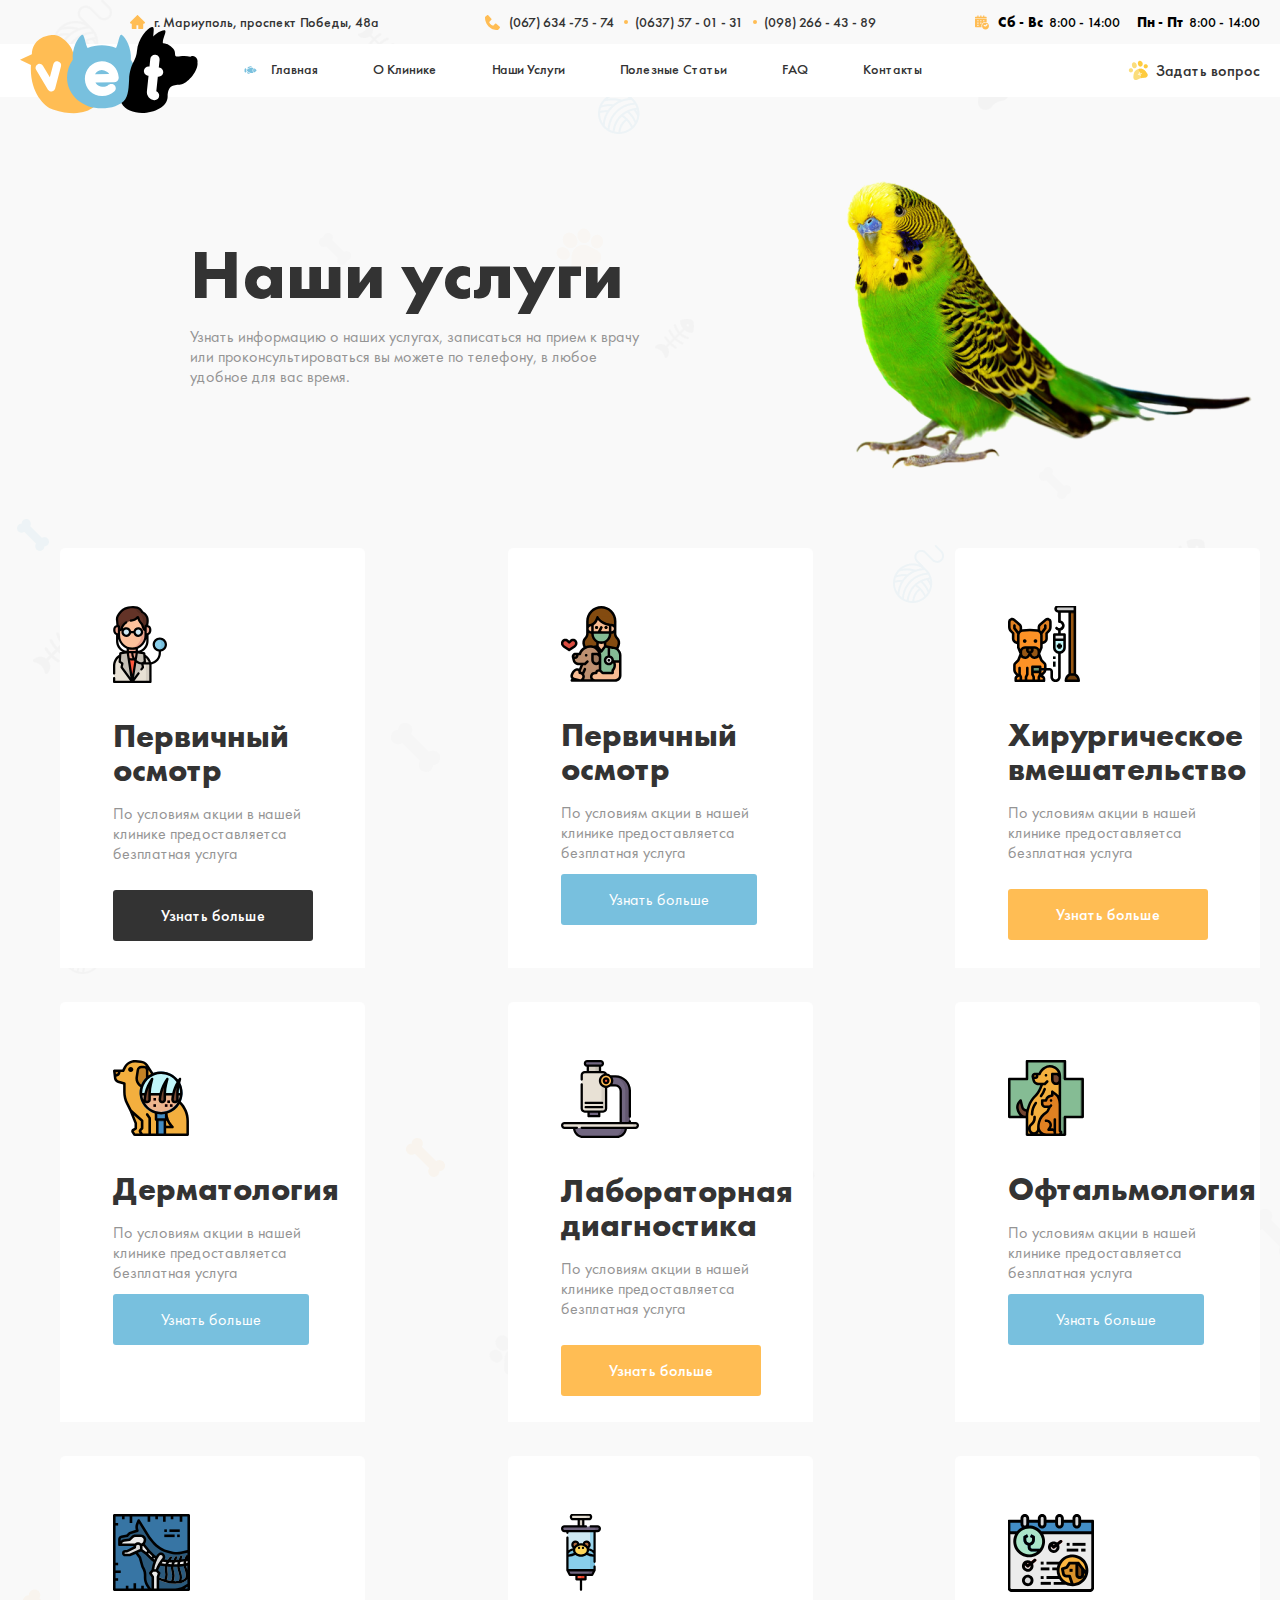
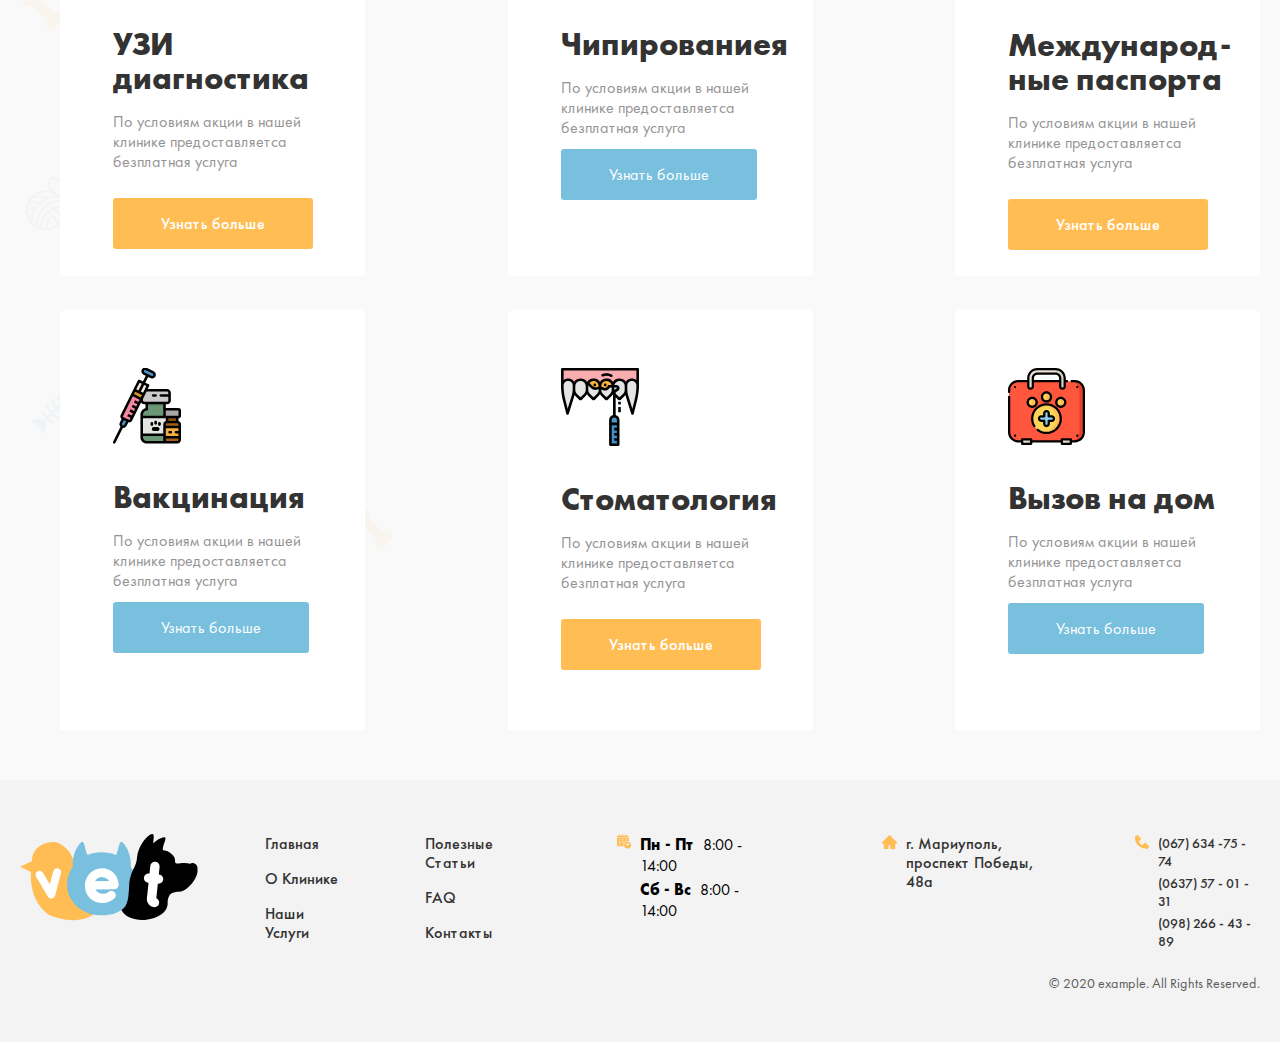
<file: services.html>
<!DOCTYPE html>
<html lang="en">

<head>
    <meta charset="UTF-8">
    <meta http-equiv="X-UA-Compatible" content="IE=edge">
    <meta name="viewport" content="width=device-width, initial-scale=1.0">
    <title>Vetclinic</title>
    <!-- <link rel="stylesheet" href="./css/normalize.css"> -->
    <link rel="stylesheet" href="./css/main.css">
    <!-- <link rel="stylesheet" href="./css/main.min.css"> -->
</head>

<body>
    <!-- Site Header Start-->
    <header class="header">
        <div class="header__top">
            <div class="container header__top-container">
                <address class="header__top-address">
                    <a style="color: #333333;" class="header__top-address-link"
                        href="https://www.google.com/maps/place/%D1%83%D0%BB.+%D0%9F%D0%B0%D1%88%D0%BA%D0%BE%D0%B2%D1%81%D0%BA%D0%BE%D0%B3%D0%BE,+26,+%D0%9C%D0%B0%D1%80%D0%B8%D1%83%D0%BF%D0%BE%D0%BB%D1%8C,+%D0%94%D0%BE%D0%BD%D0%B5%D1%86%D0%BA%D0%B0%D1%8F+%D0%BE%D0%B1%D0%BB%D0%B0%D1%81%D1%82%D1%8C,+%D0%A3%D0%BA%D1%80%D0%B0%D0%B8%D0%BD%D0%B0,+87500/@47.1075844,37.6424116,17z/data=!4m13!1m7!3m6!1s0x40e6e6701cd9c691:0xe9b99fd0268f089c!2z0L_RgNC-0YHQvy4g0J_QvtCx0LXQtNGLLCA0ONCwLCDQnNCw0YDQuNGD0L_QvtC70YwsINCU0L7QvdC10YbQutCw0Y8g0L7QsdC70LDRgdGC0YwsINCj0LrRgNCw0LjQvdCwLCA4NzUwMA!3b1!8m2!3d47.1075844!4d37.6424116!3m4!1s0x40e6e66567b86a6d:0x9f7c0f1e5256ecf2!8m2!3d47.1092265!4d37.6426643"
                        target="blank" rel="noopener noreferrer">

                        г. Мариуполь, проспект Победы, 48а
                    </a>
                </address>
                <ul class="header__top-tel-list">
                    <li class="header__top-tel-item">
                        <a class="phone-link" href="tel:+0676347574">(067) 634 -75 - 74
                        </a>
                    </li>
                    <li class="header__top-tel-item">
                        <a class="phone-link" href="tel:+063757131">(0637) 57 - 01 - 31
                        </a>
                    </li>
                    <li class="header__top-tel-item">
                        <a class="phone-link" href="tel:+0982664389">(098) 266 - 43 - 89
                        </a>
                    </li>
                </ul>
                <ul class="header__top-time-list">
                    <li class="header__top-time-item">
                        <p class="header__top-time-text">
                            <span class="time-day">Сб - Вс
                            </span> 8:00 - 14:00</p>
                    </li>
                    <li class="header__top-time-item">
                        <p class="header__top-time-text">
                            <span class="time-day">Пн - Пт
                            </span> 8:00 - 14:00</p>
                    </li>
                </ul>
            </div>
        </div>

        <div class="header__bottom ">
            <div class="container header__bottom-container">
                <nav class="nav">
                    <a class="logo-link" href="index.html">
                        <img class="logo-link__img" src="./images/logo.svg" alt="site logo" width="178" height="86">
                    </a>
                    <ul class="nav__list">
                        <li class="nav__item nav__item--active ">
                            <a class="nav__link" href="./index.html">Главная</a>
                        </li>
                        <li class="nav__item">
                            <a class="nav__link" href="./about.html">О Клинике</a>
                        </li>
                        <li class="nav__item">
                            <a class="nav__link" href="./services.html">Наши Услуги</a>
                        </li>
                        <li class="nav__item">
                            <a class="nav__link" href="./blog.html">Полезные Статьи</a>
                        </li>
                        <li class="nav__item">
                            <a class="nav__link" href="./question.html">FAQ</a>
                        </li>
                        <li class="nav__item">
                            <a class="nav__link" href="./contact.html">Контакты</a>
                        </li>
                    </ul>
                    <a href="#" class="nav__question-link js-modal-open">Задать вопрос</a>
                </nav>
            </div>
        </div>
    </header>
    <!-- Site Header Finish -->

    <!-- Site Main Start -->
    <main class="main">
        <!-- Services Hero Start -->
        <section class="services-hero">
            <div class="container">
                <div class="services-hero__wrapper">
                    <div class="services-hero__left">
                        <h2 class="services-hero__title">Наши услуги</h2>
                        <p class="services-hero__text">Узнать информацию о наших услугах, записаться на прием к врачу
                            <br> или проконсультироваться вы можете по телефону, в любое <br> удобное для вас время.</p>
                    </div>
                    <div class="services-hero__right">
                        <img src="./images/services-intro.png"
                            srcset="./images/services-intro.png 1x, ./images/services-intro@2x.png 2x"
                            alt="Pet Animals img">
                    </div>
                </div>
            </div>
        </section>
        <!-- Services Hero Finish -->
        <!-- Services List Start -->
        <section class="services-list">
            <div class="container">
                <div class="services-list__wrapper">
                    <ul class="services-list__list">
                        <li class="services-list__item">
                            <h3 class="services-list__title">Первичный осмотр</h3>
                            <p class="services-list__text">По условиям акции в нашей клинике предоставляетса безплатная
                                услуга</p>
                            <a class="btn btn-dark" href="#">Узнать больше</a>
                        </li>
                        <li class="services-list__item">
                            <h3 class="services-list__title">Первичный осмотр</h3>
                            <p class="services-list__text">По условиям акции в нашей клинике предоставляетса безплатная
                                услуга</p>
                            <a class="services-list__btn" href="#">Узнать больше</a>
                        </li>
                        <li class="services-list__item">
                            <h3 class="services-list__title">Хирургическое вмешательство</h3>
                            <p class="services-list__text">По условиям акции в нашей клинике предоставляетса безплатная
                                услуга</p>
                            <a class="btn btn-gold" href="#">Узнать больше</a>
                        </li>
                        <li class="services-list__item">
                            <h3 class="services-list__title">Дерматология</h3>
                            <p class="services-list__text">По условиям акции в нашей клинике предоставляетса безплатная
                                услуга</p>
                            <a class="services-list__btn" href="#">Узнать больше</a>
                        </li>
                        <li class="services-list__item">
                            <h3 class="services-list__title">Лабораторная диагностика</h3>
                            <p class="services-list__text">По условиям акции в нашей клинике предоставляетса безплатная
                                услуга</p>
                            <a class="btn btn-gold" href="#">Узнать больше</a>
                        </li>
                        <li class="services-list__item">
                            <h3 class="services-list__title">Офтальмология</h3>
                            <p class="services-list__text">По условиям акции в нашей клинике предоставляетса безплатная
                                услуга</p>
                            <a class="services-list__btn" href="#">Узнать больше</a>
                        </li>
                        <li class="services-list__item">
                            <h3 class="services-list__title">УЗИ
                                диагностика</h3>
                            <p class="services-list__text">По условиям акции в нашей клинике предоставляетса безплатная
                                услуга</p>
                            <a class="btn btn-gold" href="#">Узнать больше</a>
                        </li>
                        <li class="services-list__item">
                            <h3 class="services-list__title">Чипированиея</h3>
                            <p class="services-list__text">По условиям акции в нашей клинике предоставляетса безплатная
                                услуга</p>
                            <a class="services-list__btn" href="#">Узнать больше</a>
                        </li>
                        <li class="services-list__item">
                            <h3 class="services-list__title">Международ-
                                ные паспорта</h3>
                            <p class="services-list__text">По условиям акции в нашей клинике предоставляетса безплатная
                                услуга</p>
                            <a class="btn btn-gold" href="#">Узнать больше</a>
                        </li>
                        <li class="services-list__item">
                            <h3 class="services-list__title">Вакцинация</h3>
                            <p class="services-list__text">По условиям акции в нашей клинике предоставляетса безплатная
                                услуга</p>
                            <a class="services-list__btn" href="#">Узнать больше</a>
                        </li>
                        <li class="services-list__item">
                            <h3 class="services-list__title">Стоматология</h3>
                            <p class="services-list__text">По условиям акции в нашей клинике предоставляетса безплатная
                                услуга</p>
                            <a class="btn btn-gold" href="#">Узнать больше</a>
                        </li>
                        <li class="services-list__item">
                            <h3 class="services-list__title">Вызов на дом</h3>
                            <p class="services-list__text">По условиям акции в нашей клинике предоставляетса безплатная
                                услуга</p>
                            <a class="services-list__btn" href="#">Узнать больше</a>
                        </li>
                    </ul>
                </div>
            </div>
        </section>
        <!-- Services List Finish -->
    </main>
    <!-- Site Main Finish -->

    <!-- Site Footer Start -->
    <footer class="footer">
        <div class="container ">
            <div class="footer__container">
                <a class="logo-link-footer" href="index.html">
                    <img class="logo-link__img" src="./images/logo.svg" alt="site logo" width="178" height="86">
                </a>
                <ul class="nav__list-foter">
                    <li class="nav__item-footer">
                        <a class="nav__link-footer" href="./index.html">Главная</a>
                    </li>
                    <li class="nav__item-footer">
                        <a class="nav__link-footer" href="./about.html">О Клинике</a>
                    </li>
                    <li class="nav__item-footer">
                        <a class="nav__link-footer" href="./services.html">Наши Услуги</a>
                    </li>
                </ul>
                <ul class="nav__list-foter">
                    <li class="nav__item-footer">
                        <a class="nav__link-footer" href="./blog.html">Полезные Статьи</a>
                    </li>
                    <li class="nav__item-footer">
                        <a class="nav__link-footer" href="./question.html">FAQ</a>
                    </li>
                    <li class="nav__item-footer">
                        <a class="nav__link-footer" href="./contact.html">Контакты</a>
                    </li>
                </ul>
                <div class="footer-time-list-wrapper">
                    <ul class=" footer-time-list ">
                        <li class="footer-time-item">
                            <p class="footer-time-text">
                                <span class="time-day">Пн - Пт
                                </span> 8:00 - 14:00</p>
                        </li>
                        <li class="footer-time-item">
                            <p class="footer-time-text">
                                <span class="time-day">Сб - Вс
                                </span> 8:00 - 14:00</p>
                        </li>
                    </ul>
                </div>
                <address class="footer-address"> <a style="color: #333333;" class="header-top__address-link"
                        href="https://www.google.com/maps/place/%D1%83%D0%BB.+%D0%9F%D0%B0%D1%88%D0%BA%D0%BE%D0%B2%D1%81%D0%BA%D0%BE%D0%B3%D0%BE,+26,+%D0%9C%D0%B0%D1%80%D0%B8%D1%83%D0%BF%D0%BE%D0%BB%D1%8C,+%D0%94%D0%BE%D0%BD%D0%B5%D1%86%D0%BA%D0%B0%D1%8F+%D0%BE%D0%B1%D0%BB%D0%B0%D1%81%D1%82%D1%8C,+%D0%A3%D0%BA%D1%80%D0%B0%D0%B8%D0%BD%D0%B0,+87500/@47.1075844,37.6424116,17z/data=!4m13!1m7!3m6!1s0x40e6e6701cd9c691:0xe9b99fd0268f089c!2z0L_RgNC-0YHQvy4g0J_QvtCx0LXQtNGLLCA0ONCwLCDQnNCw0YDQuNGD0L_QvtC70YwsINCU0L7QvdC10YbQutCw0Y8g0L7QsdC70LDRgdGC0YwsINCj0LrRgNCw0LjQvdCwLCA4NzUwMA!3b1!8m2!3d47.1075844!4d37.6424116!3m4!1s0x40e6e66567b86a6d:0x9f7c0f1e5256ecf2!8m2!3d47.1092265!4d37.6426643"
                        target="blank" rel="noopener noreferrer">

                        г. Мариуполь, проспект Победы, 48а
                    </a>
                </address>
                <div class="footer-tel-list-wrapper">
                    <ul class="footer-tel-list ">
                        <li class="footer-tel-item footer-tel-item">
                            <a class="footer-phone-link" href="tel:+0676347574">(067) 634 -75 - 74
                            </a>
                        </li>
                        <li class="footer-tel-item">
                            <a class="footer-phone-link" href="tel:+063757131">(0637) 57 - 01 - 31
                            </a>
                        </li>
                        <li class="footer-tel-item">
                            <a class="footer-phone-link" href="tel:+0982664389">(098) 266 - 43 - 89
                            </a>
                        </li>
                    </ul>
                </div>
            </div>
            <span class="copy">© 2020 example. All Rights Reserved.</span>
        </div>
    </footer>

    <!-- Site Footer Finish -->


    <!-- Site Modal Start -->
    <div class="overly">
        <div class="modal">
            <button class="modal__close-btn js-modal-close"><img src="./images/modal-close.svg" alt="close"></button>
            <div class="modal__container">
                <div class="modal__left">
                    <h2 class="modal__left-title">Авторизация:</h2>
                    <div class="modal__google-box">
                        <a class="modal-link-google" href="https://www.google.com" target="blank">Войти через Google</a>
                    </div>
                    <div class="modal__facebook-box">
                        <a class="modal-link-facebook" href="https://www.facebook.com" target="blank">Войти через
                            Facebook</a>
                    </div>
                    <img class="modal__bg-dog" src="./images/modal-bg-dog.png" alt="big dog modal">
                </div>
                <div class="modal__right">
                    <h2 class="modal__right-title">Задать вопрос</h2>
                    <form class="modal__form" action="https://www.echo.htmlacadmy.ru/courses">
                        <input class="modal__form-input" type="text" aria-label="Enter Your name"
                            placeholder="Ваше имя">
                        <textarea cols="30" rows="10" placeholder="Опишите Ваш вопрос.
                            
Например: в каком возрасте можно прививать от бешенства?"></textarea>
                        <button class="modal-btn" type="submit">Отправить </button>
                    </form>
                </div>
            </div>
        </div>
    </div>

    <!-- Site Modal Finish -->

    <script src="./js/main.js"></script>
</body>

</html>
</file>
<file: css/main.css>
/*
* Prefixed by https://autoprefixer.github.io
* PostCSS: v8.4.14,
* Autoprefixer: v10.4.7
* Browsers: last 4 version
*/

/*
* Prefixed by https://autoprefixer.github.io
* PostCSS: v8.4.14,
* Autoprefixer: v10.4.7
* Browsers: last 4 version
*/

/*
* Prefixed by https://autoprefixer.github.io
* PostCSS: v8.4.14,
* Autoprefixer: v10.4.7
* Browsers: last 4 version
*/

.example {
    display: -ms-grid;
    display: grid;
    -webkit-transition: all .5s;
    -o-transition: all .5s;
    transition: all .5s;
    -webkit-user-select: none;
    -moz-user-select: none;
    -ms-user-select: none;
    user-select: none;
    background: -o-linear-gradient(top, white, black);
    background: -webkit-gradient(linear, left top, left bottom, from(white), to(black));
    background: linear-gradient(to bottom, white, black);
}

/* VARIABLES */

:root {
    --main-black-color: #000;
    --main-white-color: #fff;
    --main--color: #FFBD54;
    --main-text-color: #333333;
    --main--blue-color: #78C0DE;
}

/* FONTS */

@font-face {
    font-family: "FuturaPT";
    font-style: normal;
    font-weight: 300;
    src: url("../fonts/FuturaPT-Light.woff2") format("woff2"),
        url("../fonts/FuturaPT-Light.woff") format("woff");
}

@font-face {
    font-family: "FuturaPT";
    font-style: normal;
    font-weight: 400;
    src: url("../fonts/FuturaPT-Book.woff2") format("woff2"),
        url("../fonts/FuturaPT-Book.woff") format("woff");
}

@font-face {
    font-family: "FuturaPT";
    font-style: normal;
    font-weight: 500;
    src: url("../fonts/FuturaPT-Medium.woff") format("woff2"),
        url("../fonts/FuturaPT-Medium.woff") format("woff");
}

@font-face {
    font-family: "FuturaPT";
    font-style: normal;
    font-weight: 700;
    src: url("../fonts/FuturaPT-Bold.woff") format("woff2"),
        url("../fonts/FuturaPT-Bold.woff") format("woff");
}

/* GENERAL */

html {
    scroll-behavior: smooth;
}

* {
    -webkit-box-sizing: border-box;
    box-sizing: border-box;
}

body {
    margin: 0;
    padding: 0;
    background-image: url("../images/bg.png");
    background-color: #f9f9f9;
    font-family: "FuturaPT", "Arial", sans-serif;
    overflow-x: hidden;
}

.visually-hidden {
    position: absolute;
    width: 1px;
    height: 1px;
    margin: -1px;
    padding: 0;
    border: 0;
    white-space: nowrap;
    -webkit-clip-path: inset(100%);
    clip-path: inset(100%);
    clip: rect(0 0 0 0);
    overflow: hidden;
}

img {
    display: block;
    height: auto;
}

.container {
    max-width: 1350px;
    margin: 0 auto;
    padding: 0 20px;
}

.site-main {
    -webkit-box-flex: 1;
    -ms-flex-positive: 1;
    flex-grow: 1;
}

ul {
    list-style: none;
}

a {
    text-decoration: none;
}

/* .header__top */
.header__top {
    padding-top: 13px;
    padding-bottom: 13px;
}

.header__top-container {
    display: -webkit-box;
    display: -ms-flexbox;
    display: flex;
    -webkit-box-align: center;
    -ms-flex-align: center;
    align-items: center;
    -webkit-box-pack: end;
    -ms-flex-pack: end;
    justify-content: flex-end;
}

.header__top-address {
    margin-right: 106px;
    font-weight: 500;
    font-style: normal;
    font-size: 14px;
    line-height: 18px;
    display: -webkit-box;
    display: -ms-flexbox;
    display: flex;
    -webkit-box-align: center;
    -ms-flex-align: center;
    align-items: center;
}

.header__top-address::before {
    content: "";
    width: 15px;
    height: 15px;
    margin-right: 9px;
    background-image: url("../images/location-img.svg");
    background-repeat: no-repeat;
    background-position: center center;
    background-size: contain;
}

.header__top-tel-list {
    margin-top: 0;
    margin-bottom: 0;
    margin-right: 98px;
    padding-left: 0;
    list-style: none;
    display: -webkit-box;
    display: -ms-flexbox;
    display: flex;
    -webkit-box-align: center;
    -ms-flex-align: center;
    align-items: center;
}

.header__top-tel-list::before {
    content: "";
    width: 15px;
    height: 15px;
    background-image: url("../images/tel-img.svg");
    background-repeat: no-repeat;
    background-position: center center;
    background-size: contain;
}

.header__top-tel-item {
    margin-left: 9px;
    display: -webkit-box;
    display: -ms-flexbox;
    display: flex;
    -webkit-box-align: center;
    -ms-flex-align: center;
    align-items: center;
}

.phone-link {
    text-decoration: none;
    color: #333333;
    font-weight: 500;
    font-size: 14px;
    line-height: 18px;
}

.phone-link:hover {
    color: #ffbd54;
}

.phone-link:active {
    opacity: 0.6;
}

.header__top-tel-item:not(:first-child)::before {
    content: "";
    width: 5px;
    height: 5px;
    margin-right: 7px;
    display: inline-block;
    vertical-align: baseline;
    background-image: url("../images/phone-link-img.svg");
    background-repeat: no-repeat;
    background-position: center center;
    background-size: 4px 4px;
}

.header__top-time-list {
    margin-top: 0;
    margin-bottom: 0;
    padding-left: 0;
    list-style: none;
    display: -webkit-box;
    display: -ms-flexbox;
    display: flex;
    -webkit-box-align: center;
    -ms-flex-align: center;
    align-items: center;
}

.header__top-time-list::before {
    content: "";
    width: 15px;
    height: 15px;
    margin-right: 9px;
    background-image: url("../images/working-time-img.svg");
    background-repeat: no-repeat;
    background-position: center center;
    background-size: contain;
}

.header__top-time-item:not(:last-child) {
    margin-right: 17px;
}

.header__top-time-text {
    margin-top: 0;
    margin-bottom: 0;
    font-weight: 500;
    font-size: 14px;
    line-height: 18px;
    display: -webkit-box;
    display: -ms-flexbox;
    display: flex;
    -webkit-box-align: center;
    -ms-flex-align: center;
    align-items: center;
}

.time-day {
    font-weight: 700;
    margin-right: 5px;
}

/* .header__bottom */
.header__bottom {
    background-color: #ffffff;
    padding-top: 10px;
    padding-bottom: 10px;
}

.header__bottom-container {
    display: -webkit-box;
    display: -ms-flexbox;
    display: flex;
    -webkit-box-align: center;
    -ms-flex-align: center;
    align-items: center;
}

.nav {
    display: -webkit-box;
    display: -ms-flexbox;
    display: flex;
    -webkit-box-align: center;
    -ms-flex-align: center;
    align-items: center;
    width: 100%;
    position: relative;
}

.logo-link {
    position: absolute;
}

.logo-link:hover {
    opacity: 0.8;
}

.logo-link:active {
    opacity: 0.6;
}

.logo-link__img {
    display: block;
    top: 0;
    left: 0;
}

.nav__list {
    margin-top: 0;
    margin-bottom: 0;
    margin-left: auto;
    margin-right: 160px;
    padding-left: 0;
    list-style: none;
    display: -webkit-box;
    display: -ms-flexbox;
    display: flex;
    -webkit-box-align: center;
    -ms-flex-align: center;
    align-items: center;
    width: 725px;
    -ms-flex-wrap: wrap;
    flex-wrap: wrap;
}

.nav__item {
    margin-bottom: 5px;
    margin-top: 5px;
    display: -webkit-box;
    display: -ms-flexbox;
    display: flex;
    -webkit-box-align: center;
    -ms-flex-align: center;
    align-items: center;
}

.nav__item:not(:last-child) {
    margin-right: 55px;
}

.nav__item::before {
    display: none;
    content: "";
    width: 15px;
    height: 15px;
    margin-right: 14px;
    background-image: url("../images/active-img.svg");
    background-repeat: no-repeat;
    background-position: center center;
    background-size: contain;
}

.nav__item--active::before {
    display: block;
}

.nav__link {
    display: block;
    font-weight: 500;
    text-decoration: none;
    font-size: 14px;
    line-height: 21px;
    color: #333333;
    position: relative;
    padding-bottom: 2px;
}

.nav__link::after {
    content: "";
    width: 100%;
    height: 4px;
    background-color: #f4ffad;
    display: none;
    position: absolute;
    bottom: 0;
    left: 0;
}

.nav__link:hover::after {
    display: block;
}

.nav__link:active {
    opacity: 0.6;
}

.nav__question-link {
    text-decoration: none;
    font-weight: 500;
    font-size: 16px;
    line-height: 21px;
    text-align: right;
    color: #333333;
    display: -webkit-box;
    display: -ms-flexbox;
    display: flex;
    -webkit-box-align: center;
    -ms-flex-align: center;
    align-items: center;
}

.nav__question-link::before {
    content: "";
    width: 24px;
    height: 24px;
    margin-right: 5px;
    background-image: url("../images/pet.svg");
    background-repeat: no-repeat;
    background-position: center center;
    background-size: contain;
}

/* .intro */
.intro {
    padding-top: 150px;
    padding-bottom: 350px;
    background-image: url("../images/animals.png"),
        url("../images/body-bg-right.png");
    background-repeat: no-repeat;
    background-size: 870px 835px, 320px 430px;
    background-position: left calc(50% - 520px) top -100px,
        right calc(50% - 700px) top 400px;
}

.intro__info {
    width: 610px;
    margin-left: auto;
}

.intro__header {
    font-weight: bold;
    font-size: 70px;
    line-height: 64px;
    color: #333333;
    margin-top: 0;
    margin-bottom: 30px;
}

.intro__header-span {
    color: #78c0de;
}

.intro__desc {
    font-weight: normal;
    font-size: 16px;
    line-height: 21px;
    color: #949494;
    width: 495px;
    margin-top: 0;
    margin-bottom: 38px;
}

.btn {
    padding: 15px 48px;
    text-decoration: none;
    font-weight: 500;
    font-size: 16px;
    line-height: 21px;
    color: #ffffff;
    border-radius: 3px;
    border: none;
    display: -webkit-inline-box;
    display: -ms-inline-flexbox;
    display: inline-flex;
    -webkit-box-align: center;
    -ms-flex-align: center;
    align-items: center;
    -webkit-transition: background-color 0.3s ease, color 0.3s ease;
    -o-transition: background-color 0.3s ease, color 0.3s ease;
    transition: background-color 0.3s ease, color 0.3s ease;
}

.btn:hover {
    cursor: pointer;
}

.btn:active {
    opacity: 0.6;
}

.btn-dark {
    background-color: #333333;
}

.btn-dark:hover {
    color: #333333;
    background-color: #ffbd54;
}

.btn-gold:hover {
    color: #ffbd54;
    background-color: #333333;
}

.btn-gold {
    background-color: #ffbd54;
}

/* services intro */
.services-intro {
    padding-top: 100px;
    padding-bottom: 100px;
    background-image: url("../images/services-intro.png");
    background-repeat: no-repeat;
    background-size: 435px 435px;
    background-position: right center;
}

.services-intro__desc {
    margin-bottom: 0;
}

/* services-services */

.services-services {
    padding-bottom: 150px;
    padding-top: 50px;
}

.services-services__list {
    margin-top: 0;
    margin-bottom: 0;
    padding-left: 0;
    list-style: none;
    display: -webkit-box;
    display: -ms-flexbox;
    display: flex;
    -ms-flex-wrap: wrap;
    flex-wrap: wrap;
    margin-right: -30px;
}

.services-services__item {
    width: 305px;
    padding: 55px;
    padding-bottom: 45px;
    padding-right: 22px;
    background: #ffffff;
    border-radius: 5px 5px 0px 0px;
    -webkit-transition: -webkit-filter 0.3s ease;
    transition: -webkit-filter 0.3s ease;
    -o-transition: filter 0.3s ease;
    transition: filter 0.3s ease;
    transition: filter 0.3s ease, -webkit-filter 0.3s ease;
    margin-top: 16px;
    margin-bottom: 16px;
    margin-right: 30px;
}

.services-services__item:hover {
    -webkit-filter: drop-shadow(0px 4px 20px rgba(0, 0, 0, 0.2));
    filter: drop-shadow(0px 4px 20px rgba(0, 0, 0, 0.2));
}

.services-services__item::before {
    content: "";
    width: 100%;
    height: 76px;
    display: block;
    background-image: url("../images/doctor.png");
    background-repeat: no-repeat;
    margin-bottom: 20px;
    background-size: contain;
}

.service__title {
    margin-top: 0;
    margin-bottom: 14px;
    font-weight: 600;
    font-size: 32px;
    line-height: 34px;
    color: #333333;
}

.service__desc {
    margin-top: 0;
    margin-bottom: 26px;
}

.btn-services {
    background-color: #78c0de;
}

.services-services__item .btn-services:hover {
    background-color: #000000;
}

.services-services__item:nth-child(even) .btn-services {
    background-color: #ffbd54;
}

/* .reviews */
.reviews {
    padding-top: 100px;
    padding-bottom: 140px;
}

.reviews__container {
    background-image: url("../images/qoute.png"), url("../images/qoute-right.png");
    background-repeat: no-repeat;
    background-position: left 200px top 10px, right 200px bottom 80px;
}

.reviews__info {
    width: 753px;
    margin-left: auto;
    margin-right: auto;
    text-align: center;
}

.reviews__text {
    font-weight: normal;
    font-size: 20px;
    line-height: 26px;
    text-align: center;
    color: #949494;
    margin-top: 0;
    margin-bottom: 35px;
    margin-left: 0;
    margin-right: 0;
    padding-top: 43px;
    padding-bottom: 35px;
    position: relative;
}

.reviews__text::before {
    content: "";
    width: 140px;
    height: 1px;
    display: inline-block;
    vertical-align: baseline;
    position: absolute;
    top: 0;
    left: 50%;
    -webkit-transform: translateX(-50%);
    -ms-transform: translateX(-50%);
    transform: translateX(-50%);
    background-color: #dbdbdb;
}

.reviews__text::after {
    content: "";
    width: 140px;
    height: 1px;
    display: inline-block;
    vertical-align: baseline;
    position: absolute;
    bottom: 0;
    left: 50%;
    -webkit-transform: translateX(-50%);
    -ms-transform: translateX(-50%);
    transform: translateX(-50%);
    background-color: #dbdbdb;
}

.reviews__title {
    font-weight: 500;
    font-size: 20px;
    line-height: 26px;
    margin-top: 0;
    margin-bottom: 0;
}

.services {
    padding-top: 50px;
    padding-bottom: 127px;
}

.services__container {
    position: relative;
}

.slider {
    width: 1225px;
    margin-left: auto;
    margin-right: auto;
    overflow-x: hidden;
}

.services__header {
    text-align: center;
    font-weight: bold;
    font-size: 48px;
    line-height: 54px;
    color: #333333;
    margin-bottom: 80px;
    margin-top: 0;
}

.pagination__btn {
    border: none;
    background-color: transparent;
    width: 50px;
    height: 50px;
    display: block;
}

.pagination__img {
    display: inline-block;
    vertical-align: middle;
}

.pagination__btn:hover {
    background: #ffffff;
    cursor: pointer;
}

.pagination__btn:active {
    opacity: 0.6;
}

.pagination__btn--prev {
    position: absolute;
    top: 30%;
    left: 0;
}

.pagination__btn--next {
    position: absolute;
    top: 30%;
    right: 0;
}

.services__top-list {
    margin-top: 0;
    margin-bottom: 0;
    padding-left: 0;
    list-style: none;
    display: -webkit-box;
    display: -ms-flexbox;
    display: flex;
    -webkit-box-align: start;
    -ms-flex-align: start;
    align-items: flex-start;
    -webkit-box-pack: center;
    -ms-flex-pack: center;
    justify-content: center;
}

.services__top-list-item:not(:last-child) {
    margin-right: 13px;
}

.services__top-list-item {
    -webkit-box-flex: 1;
    -ms-flex-positive: 1;
    flex-grow: 1;
    -ms-flex-negative: 0;
    flex-shrink: 0;
    text-align: center;
    width: 193px;
    min-height: 201px;
    border: 1px solid #f3f3f3;
    border-radius: 5px;
    background-color: #ffffff;
}

.services__top-list-item--active {
    padding-bottom: 15px;
    border-bottom: 1px solid transparent;
    border-bottom-left-radius: 0px;
    border-bottom-right-radius: 0px;
}

.services__top-list-link {
    font-weight: 500;
    font-size: 18px;
    line-height: 22px;
    color: #333333;
    text-decoration: none;
    padding: 30px 32px 28px 35px;
    display: block;
}

.services__top-list-link:hover {
    opacity: 0.8;
}

.services__top-list-link:active {
    opacity: 0.6;
}

.services__top-list-link::before {
    content: "";
    display: block;
    width: 100%;
    height: 77px;
    background-repeat: no-repeat;
    background-position: center center;
    background-size: contain;
    margin-bottom: 22px;
}

.services__top-list-item--doctor .services__top-list-link::before {
    background-image: url("../images/doctor.png");
}

.services__top-list-item--show .services__top-list-link::before {
    background-image: url("../images/show.png");
}

.services__top-list-item--operation .services__top-list-link::before {
    background-image: url("../images/dog-n.png");
}

.services__top-list-item--dermo .services__top-list-link::before {
    background-image: url("../images/dermo.png");
}

.services__top-list-item--diag .services__top-list-link::before {
    background-image: url("../images/diagnostics.png");
}

.services__top-list-item--plus .services__top-list-link::before {
    background-image: url("../images/+.png");
}

.services__bottom-list {
    margin-top: -1px;
    margin-bottom: 0;
    list-style: none;
    padding-top: 42px;
    padding-left: 35px;
    padding-bottom: 43px;
    background-color: #fff;
    border: 1px solid #f3f3f3;
}

.services__bottom-item {
    display: -webkit-box;
    display: -ms-flexbox;
    display: flex;
    -webkit-box-align: center;
    -ms-flex-align: center;
    align-items: center;
}

.services__bottom-img {
    display: block;
    margin-right: 67px;
}

.services__bottom-info {
    width: 490px;
}

.services__bottom-header {
    margin-top: 0;
    font-weight: 500;
    font-size: 36px;
    line-height: 20px;
}

.services__bottom-desc {
    font-size: 16px;
    line-height: 20px;
    color: #949494;
    margin-top: 0;
    margin-bottom: 9px;
}

.services__bottom-desc-last {
    margin-bottom: 34px;
}

.services__bottom-links {
    display: -webkit-box;
    display: -ms-flexbox;
    display: flex;
    -webkit-box-align: center;
    -ms-flex-align: center;
    align-items: center;
}

.btn-money {
    margin-right: 21px;
}

.btn-money::before {
    content: "";
    display: block;
    width: 22px;
    height: 22px;
    margin-right: 6px;
    background-image: url("../images/money.svg");
    background-repeat: no-repeat;
    background-position: center center;
    background-size: contain;
}

.btn-apply::before {
    content: "";
    display: block;
    width: 22px;
    height: 22px;
    margin-right: 6px;
    background-image: url("../images/doc.svg");
    background-repeat: no-repeat;
    background-position: center center;
    background-size: contain;
}

.notifications {
    background-image: url("../images/notifi.png");
    background-repeat: no-repeat;
    background-position: center center;
    background-size: cover;
    padding-top: 200px;
    padding-bottom: 180px;
    position: relative;
}

.notifications__container {
    width: 1000px;
}

.notifications__header {
    font-weight: bold;
    font-size: 48px;
    line-height: 20px;
    color: #ffffff;
    margin-top: 0;
    margin-bottom: 32px;
}

.notifications__form {
    display: -webkit-box;
    display: -ms-flexbox;
    display: flex;
    -webkit-box-align: center;
    -ms-flex-align: center;
    align-items: center;
}

.notifications__form-input {
    outline: none;
    color: #949494;
    border: 2px solid transparent;
    width: 335px;
    padding-top: 12px;
    padding-bottom: 12px;
    padding-left: 22px;
    margin-right: 21px;
    border-radius: 5px;
}

.notifications__form-input:not(:-moz-placeholder-shown) {
    border: 2px solid #ffbd54;
    color: #333333;
}

.notifications__form-input:not(:-ms-input-placeholder) {
    border: 2px solid #ffbd54;
    color: #333333;
}

.notifications__form-input:not(:placeholder-shown),
.notifications__form-input:focus {
    border: 2px solid #ffbd54;
    color: #333333;
}

.notifications__form-input:not(:-moz-placeholder-shown):invalid {
    border: 2px solid #dc4d41;
    color: #dc4d41;
}

.notifications__form-input:not(:-ms-input-placeholder):invalid {
    border: 2px solid #dc4d41;
    color: #dc4d41;
}

.notifications__form-input:not(:placeholder-shown):invalid {
    border: 2px solid #dc4d41;
    color: #dc4d41;
}


/* articles */

.articles {
    padding-bottom: 260px;
    padding-top: 150px;
}

.articles__header {
    font-weight: bold;
    font-size: 48px;
    line-height: 54px;
    text-align: center;
    margin-bottom: 80px;
    margin-top: 0;
}

.articles__list {
    margin-top: 0;
    margin-bottom: 0;
    padding-left: 0;
    list-style: none;
    display: -webkit-box;
    display: -ms-flexbox;
    display: flex;
}

.articles__item {
    overflow: hidden;
    width: 305px;
    background-color: #fefefe;
    border: 1px solid #e4e4e2;
    border-radius: 5px;
    display: -webkit-box;
    display: -ms-flexbox;
    display: flex;
    -webkit-box-orient: vertical;
    -webkit-box-direction: normal;
    -ms-flex-direction: column;
    flex-direction: column;
    -webkit-transition: -webkit-filter 0.3s ease;
    transition: -webkit-filter 0.3s ease;
    -o-transition: filter 0.3s ease;
    transition: filter 0.3s ease;
    transition: filter 0.3s ease, -webkit-filter 0.3s ease;
}

.articles__item:hover {
    -webkit-filter: drop-shadow(0px 2px 5px rgba(0, 0, 0, 0.2));
    filter: drop-shadow(0px 2px 5px rgba(0, 0, 0, 0.2));
}

.articles__item:active {
    -webkit-filter: drop-shadow(0px 1px 1px rgba(0, 0, 0, 0.25));
    filter: drop-shadow(0px 1px 1px rgba(0, 0, 0, 0.25));
}

.articles__item:not(:last-child) {
    margin-right: 24px;
}

.articles__info {
    padding-left: 30px;
    padding-right: 30px;
    padding-top: 20px;
    padding-bottom: 37px;
}

.articles__img {
    display: block;
    height: 180px;
    -o-object-fit: cover;
    object-fit: cover;
}

.articles__time {
    text-align: right;
    display: block;
    font-weight: 500;
    font-size: 14px;
    line-height: 18px;
    color: #949494;
}

.articles__title {
    font-weight: bold;
    font-size: 22px;
    line-height: 25px;
    color: #000000;
    width: 185px;
    margin-top: 0;
    margin-bottom: 10px;
}

.articles__hashtag {
    display: none;
}

.articles__hashtag-link {
    font-size: 14px;
    line-height: 22px;
    color: #3d9cea;
    display: inline-block;
    vertical-align: baseline;
    text-decoration: none;
}

.articles__desc {
    font-size: 16px;
    line-height: 20px;
    color: #949494;
    margin-top: 0;
    margin-bottom: 34px;
    height: 60px;
    overflow: hidden;
    -o-text-overflow: ellipsis;
    text-overflow: ellipsis;
}

.articles__link {
    font-weight: 500;
    font-size: 16px;
    color: #333333;
    text-decoration: none;
    line-height: 21px;
    display: -webkit-inline-box;
    display: -ms-inline-flexbox;
    display: inline-flex;
    -webkit-box-align: center;
    -ms-flex-align: center;
    align-items: center;
    -webkit-transition: color 0.3s ease;
    -o-transition: color 0.3s ease;
    transition: color 0.3s ease;
}

.articles__link:hover {
    color: #ffbd54;
}

.articles__link:active {
    color: #333333;
    opacity: 0.7;
}

.articles__link::before {
    content: "";
    width: 24px;
    height: 24px;
    margin-right: 5px;
    display: inline-block;
    vertical-align: baseline;
    background-image: url("../images/pet.svg");
    background-repeat: no-repeat;
    background-position: center center;
    background-size: contain;
}

/* article */

.articles__item--active {
    -webkit-box-orient: horizontal;
    -webkit-box-direction: normal;
    -ms-flex-direction: row;
    flex-direction: row;
    width: 640px;
}

.articles__item--active .articles__info {
    padding-top: 40px;
}

.articles__item--active .article__details {
    display: -webkit-box;
    display: -ms-flexbox;
    display: flex;
    -webkit-box-align: center;
    -ms-flex-align: center;
    align-items: center;
    -webkit-box-pack: justify;
    -ms-flex-pack: justify;
    justify-content: space-between;
    margin-bottom: 31px;
}

.articles__item--active .articles__hashtag {
    display: block;
}

.articles__item--active .articles__desc {
    height: auto;
    overflow: visible;
}

.articles__item--active .articles__img {
    height: 100%;
}

/* contact form */

.contact {
    background-image: url("../images/contact.png");
    background-repeat: no-repeat;
    background-position: calc(50% + 200px) center;
    background-color: #333333;
    margin-bottom: 250px;
    display: -webkit-box;
    display: -ms-flexbox;
    display: flex;
    -webkit-box-align: center;
    -ms-flex-align: center;
    align-items: center;
}

.contact__container {
    display: -webkit-box;
    display: -ms-flexbox;
    display: flex;
    -webkit-box-pack: justify;
    -ms-flex-pack: justify;
    justify-content: space-between;
    -webkit-box-align: center;
    -ms-flex-align: center;
    align-items: center;
    margin: 0 auto;
    max-width: 1450px;
}

.contact__list {
    margin-left: -520px;
}

.contact__link {
    margin-right: 166px;
}

.contact__info {
    width: 375px;
}

.contact__header {
    font-weight: bold;
    font-size: 48px;
    line-height: 62px;
    color: #ffffff;
    margin-top: 0;
    margin-bottom: 14px;
}

.contact__desc {
    margin-top: 0;
    margin-bottom: 29px;
    font-size: 16px;
    line-height: 20px;
    color: #949494;
}

.contact__form {
    display: -webkit-box;
    display: -ms-flexbox;
    display: flex;
    -webkit-box-orient: vertical;
    -webkit-box-direction: normal;
    -ms-flex-direction: column;
    flex-direction: column;
    -webkit-box-align: start;
    -ms-flex-align: start;
    align-items: flex-start;
}

.contact__form-textarea {
    width: 100%;
    height: 165px;
    padding-top: 16px;
    padding-bottom: 16px;
    padding-left: 22px;
    margin-bottom: 30px;
    resize: none;
}

.contact__form-input {
    width: 100%;
    padding-top: 16px;
    padding-bottom: 16px;
    padding-left: 22px;
    margin-bottom: 14px;
    font-size: 16px;
    line-height: 21px;
    color: #949494;
}

/* footer */

.footer {
    background-color: #f3f3f3;
    padding-top: 54px;
    padding-bottom: 50px;
}

.footer__container {
    display: -webkit-box;
    display: -ms-flexbox;
    display: flex;
    -webkit-box-align: start;
    -ms-flex-align: start;
    align-items: flex-start;
    margin-bottom: 20px;
}

.logo-link-footer {
    margin-right: 67px;
}

.nav__list-foter {
    margin-top: 0;
    margin-bottom: 0;
    margin-right: 80px;
    padding-left: 0;
    list-style: none;
}

.nav__item-footer:not(:last-child) {
    margin-bottom: 16px;
}

.nav__link-footer {
    text-decoration: none;
    font-size: 16px;
    line-height: 19px;
    font-weight: 500;
    color: #333333;
    display: block;
}

.nav__link-footer:hover {
    color: #ffbd54;
}

.nav__link-footer:active {
    color: rgba(51, 51, 51, 0.7);
}

.footer-tel-list-wrapper {
    display: -webkit-box;
    display: -ms-flexbox;
    display: flex;
    -webkit-box-align: start;
    -ms-flex-align: start;
    align-items: flex-start;
}

.footer-tel-list-wrapper::before {
    content: "";
    width: 15px;
    height: 15px;
    margin-right: 9px;
    display: inline-block;
    vertical-align: baseline;
    background-image: url("../images/tel-img.svg");
    background-repeat: no-repeat;
    background-position: center center;
    background-size: contain;
}

.footer-tel-list {
    margin-top: 0;
    margin-bottom: 0;
    padding-left: 0;
    list-style: none;
}

.footer-tel-item {
    margin-bottom: 4px;
}

.footer-phone-link {
    display: block;
    text-decoration: none;
    font-weight: 500;
    font-size: 14px;
    line-height: 18px;
    color: #333333;
    -webkit-transition: all 0.3s ease;
    -o-transition: all 0.3s ease;
    transition: all 0.3s ease;
}

.footer-phone-link:hover {
    color: var(--main--color);
}

.footer-time-list-wrapper {
    display: -webkit-box;
    display: -ms-flexbox;
    display: flex;
    -webkit-box-align: start;
    -ms-flex-align: start;
    align-items: flex-start;
    margin-right: 110px;
}

.footer-time-list-wrapper::before {
    content: "";
    width: 15px;
    height: 15px;
    margin-right: 9px;
    display: inline-block;
    vertical-align: baseline;
    background-image: url("../images/working-time-img.svg");
    background-repeat: no-repeat;
    background-position: center center;
    background-size: contain;
}

.footer-time-item {
    margin-bottom: 3px;
}

.footer-time-list {
    margin-top: 0;
    margin-bottom: 0;
    padding-left: 0;
    list-style: none;
}

.footer-address {
    width: 180px;
    font-size: 16px;
    line-height: 19px;
    font-weight: 500;
    display: -webkit-box;
    display: -ms-flexbox;
    display: flex;
    -webkit-box-align: start;
    -ms-flex-align: start;
    align-items: flex-start;
    font-style: normal;
    color: #333333;
    margin-right: 87px;
}

.footer-address::before {
    -ms-flex-negative: 0;
    flex-shrink: 0;
    content: "";
    width: 15px;
    height: 15px;
    margin-right: 9px;
    display: inline-block;
    vertical-align: baseline;
    background-image: url("../images/location-img.svg");
    background-repeat: no-repeat;
    background-position: center center;
    background-size: contain;
}

.copy {
    display: -webkit-box;
    display: -ms-flexbox;
    display: flex;
    -webkit-box-pack: end;
    -ms-flex-pack: end;
    justify-content: flex-end;
    -webkit-box-align: end;
    -ms-flex-align: end;
    align-items: flex-end;
    font-size: 14px;
    line-height: 18px;
    color: #5c5c5c;
    margin-top: 0;
    margin-bottom: 0;
}

.footer-time-text {
    margin-top: 0;
    margin-bottom: 0;
}

/* Site Footer Finsh */

/* Site Services Page Start */

/* Services Hero Start */

.services-hero {
    padding-left: 170px;
}

.services-hero__wrapper {
    display: -webkit-box;
    display: -ms-flexbox;
    display: flex;
    -webkit-box-pack: justify;
    -ms-flex-pack: justify;
    justify-content: space-between;
    -webkit-box-align: center;
    -ms-flex-align: center;
    align-items: center;
}

.services-hero__title {
    margin: 0;
    padding: 0;
    margin-bottom: 21px;
    font-weight: 700;
    font-size: 70px;
    line-height: 64px;
    color: var(--main-text-color);
}

.services-hero__text {
    margin: 0;
    padding: 0;
    font-weight: 400;
    font-size: 16px;
    line-height: 20px;
    color: #949494;
}

/* Services Hero Finish */

/* Services List Start */

.services-list__list {
    display: -webkit-box;
    display: -ms-flexbox;
    display: flex;
    -webkit-box-pack: justify;
    -ms-flex-pack: justify;
    justify-content: space-between;
    -webkit-box-align: center;
    -ms-flex-align: center;
    align-items: center;
    -ms-flex-wrap: wrap;
    flex-wrap: wrap;
}

.services-list__item {
    margin-bottom: 34px;
    padding-left: 53px;
    padding-right: 22px;
    padding-top: 58px;
    padding-bottom: 45px;
    width: 305px;
    height: 420px;
    background-image: url("../images/services-items-bg-img.png");
    background-repeat: no-repeat;
    background-size: cover;
    background-position: center;
    background-color: var(--main-white-color);
    border-radius: 5px 5px 0px 0px;
    -webkit-transition: all 0.3s;
    -o-transition: all 0.3s;
    transition: all 0.3s;
}

.services-list__item:hover,
.services-list__item:active {
    -webkit-filter: drop-shadow(1px 3px 3px rgba(0, 0, 0, 0.25));
    filter: drop-shadow(1px 3px 3px rgba(0, 0, 0, 0.25));
}

.services-list__item::before {
    content: "";
    display: inline-block;
    background-repeat: no-repeat;
    background-size: cover;
    background-position: center;
}

.services-list__item:nth-child(1)::before {
    width: 54px;
    height: 77.45px;
    background-image: url("../images/services-list-item-1.svg");
}

.services-list__item:nth-child(2)::before {
    width: 61px;
    height: 76px;
    background-image: url("../images/services-list-item-2.svg");
}

.services-list__item:nth-child(3)::before {
    width: 72px;
    height: 76px;
    background-image: url("../images/services-list-item-3.svg");
}

.services-list__item:nth-child(4)::before {
    width: 76px;
    height: 76px;
    background-image: url("../images/services-list-item-4.svg");
}

.services-list__item:nth-child(5)::before {
    width: 78px;
    height: 78px;
    background-image: url("../images/services-list-item-5.svg");
}

.services-list__item:nth-child(6)::before {
    width: 76px;
    height: 76px;
    background-image: url("../images/services-list-item-6.svg");
}

.services-list__item:nth-child(7)::before {
    width: 77px;
    height: 77px;
    background-image: url("../images/services-list-item-7.svg");
}

.services-list__item:nth-child(8)::before {
    width: 40px;
    height: 77px;
    background-image: url("../images/services-list-item-8.svg");
}

.services-list__item:nth-child(9)::before {
    width: 86px;
    height: 78px;
    background-image: url("../images/services-list-item-9.svg");
}

.services-list__item:nth-child(10)::before {
    width: 68px;
    height: 76px;
    background-image: url("../images/services-list-item-10.svg");
}

.services-list__item:nth-child(11)::before {
    width: 78px;
    height: 78px;
    background-image: url("../images/services-list-item-11.svg");
}

.services-list__item:nth-child(12)::before {
    width: 77px;
    height: 77px;
    background-image: url("../images/services-list-item-12.svg");
}

.services-list__title {
    margin-bottom: 14px;
    font-weight: 600;
    font-size: 32px;
    line-height: 34px;
    color: #333333;
}

.services-list__text {
    font-weight: 400;
    font-size: 16px;
    line-height: 20px;
    color: #949494;
    margin-bottom: 26px;
}

.services-list__btn {
    margin-top: 26px;
    padding: 15px 48px;
    background: #78C0DE;
    color: var(--main-white-color);
    border-radius: 3px;
}

/* Services List Finish */

/* Site Services Page Finish */

/* Site Question Page Start */

/* Site Question Hero start */

.main--site-main {
    padding-left: 170px;
}

.question-hero__wraper {
    display: -webkit-box;
    display: -ms-flexbox;
    display: flex;
    -webkit-box-pack: justify;
    -ms-flex-pack: justify;
    justify-content: space-between;
    -webkit-box-align: center;
    -ms-flex-align: center;
    align-items: center;
}

.question-hero__title {
    margin: 0;
    padding: 0;
    margin-bottom: 21px;
    font-weight: 700;
    font-size: 70px;
    line-height: 64px;
    color: var(--main-text-color);
}

.question-hero__text {
    margin: 0;
    padding: 0;
    font-weight: 400;
    font-size: 16px;
    line-height: 20px;
    color: #949494;
}

.question-hero__right {
    margin-right: -178px;
}

/* Question Details Start */

.question-container {
    width: 1450px;
    margin: 0 auto;
    padding-bottom: 250px;
}

.question-details {
    display: -webkit-box;
    display: -ms-flexbox;
    display: flex;
    -webkit-box-pack: justify;
    -ms-flex-pack: justify;
    justify-content: space-between;
    -webkit-box-align: center;
    -ms-flex-align: center;
    align-items: center;
}

.question-details::after {
    content: "";
    background-repeat: no-repeat;
    background-position: center;
    background-size: cover;
    margin-right: -50px;
    margin-top: 900px;
    width: 654px;
    height: 650px;
    background-image: url("../images/pet-animals.png");
}

summary {
    list-style: none;
}

.question-details__box {
    padding-left: 63px;
    padding-top: 31px;
    padding-bottom: 73px;
    padding-right: 150px;
    width: 752px;
    background: #FFFFFF;
    border: 1px solid #F3F3F3;
    border-radius: 5px;
    margin-bottom: 18px;
}

.question-details__box--opacity {
    cursor: not-allowed;
    opacity: 0.6;
}

.question-details__title,
.question-details__title-there {
    position: relative;
    margin-top: 12px;
    font-weight: 500;
    font-size: 20px;
    line-height: 22px;
    color: #333333;
    cursor: pointer;
}

.question-details__title::after {
    content: "";
    background-repeat: no-repeat;
    background-size: contain;
    background-position: center;
    position: absolute;
    right: -100px;
    top: 0;
    background-image: url("../images/arrow.svg");
    width: 18px;
    height: 16px;
    cursor: pointer;
    -webkit-transition: all 0.2s;
    -o-transition: all 0.2s;
    transition: all 0.2s;
}

.question-details__title-there::after {
    content: "";
    background-repeat: no-repeat;
    background-size: contain;
    background-position: center;
    position: absolute;
    right: -100px;
    top: 0;
    background-image: url("../images/clock.svg");
    width: 18px;
    height: 16px;
    -webkit-transition: all 0.2s;
    -o-transition: all 0.2s;
    transition: all 0.2s;
    cursor: not-allowed;
}

.question-details__details[open] .question-details__title::after {
    -webkit-transform: rotate(180deg);
    -ms-transform: rotate(180deg);
    transform: rotate(180deg);
}

.question-details__time {
    display: -webkit-box;
    display: -ms-flexbox;
    display: flex;
    -webkit-box-align: center;
    -ms-flex-align: center;
    align-items: center;
}

.question-details__date {
    font-size: 14px;
    line-height: 22px;
    display: -webkit-box;
    display: -ms-flexbox;
    display: flex;
    -webkit-box-align: center;
    -ms-flex-align: center;
    align-items: center;
    color: #333333;
}

.question-details__date::before {
    padding-right: 6.8px;
    content: "";
    background-repeat: no-repeat;
    width: 22.87px;
    height: 19.99px;
    display: inline-block;
    background-position: center;
    background-size: contain;
    background-image: url("../images/paw-gold.svg");
}

.question-details__date-blue-icon {
    font-size: 14px;
    line-height: 22px;
    display: -webkit-box;
    display: -ms-flexbox;
    display: flex;
    -webkit-box-align: center;
    -ms-flex-align: center;
    align-items: center;
    color: #333333;
}

.question-details__date-blue-icon::before {
    padding-right: 6.8px;
    content: "";
    background-repeat: no-repeat;
    width: 22.87px;
    height: 19.99px;
    display: inline-block;
    background-position: center;
    background-size: contain;
    background-image: url("../images/paw-blue.svg");
}

.question-details__text {
    width: 577px;
    font-weight: 400;
    font-size: 16px;
    line-height: 20px;
    color: #949494;
}

.question-details__link {
    text-align: right;
    letter-spacing: 0.08em;
    text-transform: uppercase;
    color: #78C0DE;
    padding-left: 28px;
}

.footer-top__tomargin {
    margin-bottom: 25 0px;
}

/*!! cursor: notallowed */

/* Site Question Hero finish */

/* Site Question Page Finish */

/* Modal Start */

.overly {
    display: -webkit-box;
    display: -ms-flexbox;
    display: flex;
    -webkit-box-pack: center;
    -ms-flex-pack: center;
    justify-content: center;
    -webkit-box-align: center;
    -ms-flex-align: center;
    align-items: center;
    position: fixed;
    top: 0;
    left: 0;
    z-index: 100;
    background-color: rgba(0, 0, 0, 0.76);
    width: 100%;
    height: 100%;
    display: none;
}

.modal--open {
    display: block;
}

.modal {
    display: -webkit-box;
    display: -ms-flexbox;
    display: flex;
    -webkit-box-pack: center;
    -ms-flex-pack: center;
    justify-content: center;
    -webkit-box-align: center;
    -ms-flex-align: center;
    align-items: center;
    padding: 20px;
    background-image: url("../images/modal-bg-paws.png");
    background-color: #FFBD54;
    width: 909px;
    margin-left: 300px;
    margin-top: 50px;
    -webkit-animation-name: slideDown;
    animation-name: slideDown;
    -webkit-animation-duration: 1s;
    animation-duration: 1s;
    -webkit-animation-fill-mode: forwards;
    animation-fill-mode: forwards;
}

.modal__container {
    display: -webkit-box;
    display: -ms-flexbox;
    display: flex;
    -webkit-box-pack: justify;
    -ms-flex-pack: justify;
    justify-content: space-between;
    -webkit-box-align: center;
    -ms-flex-align: center;
    align-items: center;
    padding: 120px 70px;
}

.modal__close-btn {
    background: transparent;
    border: none;
    cursor: pointer;
    margin-top: -610px;
}

.modal__bg-dog {
    margin-bottom: -159px;
}

.modal__left-title {
    font-weight: 700;
    font-size: 20px;
    line-height: 30px;
    color: #333333;
}

.modal__right {
    -webkit-box-orient: vertical;
    -webkit-box-direction: normal;
    -ms-flex-direction: column;
    flex-direction: column;
}

.modal__form {
    display: -webkit-box;
    display: -ms-flexbox;
    display: flex;
    -webkit-box-orient: vertical;
    -webkit-box-direction: normal;
    -ms-flex-direction: column;
    flex-direction: column;
}

.modal__right-title {
    font-weight: 700;
    font-size: 50px;
    line-height: 54px;
    color: #333333;
    margin: 0;
    padding: 0;
}

.modal__form input {
    margin-top: 25px;
    margin-bottom: 21px;
    width: 335px;
    height: 50px;
    padding-left: 22px;
    padding-right: 22px;
    background: #FFFFFF;
    border-radius: 0px;
    border: none;
}

.modal__form textarea {
    margin-bottom: 27px;
    width: 335px;
    height: 165px;
    padding: 17px 22px;
    background: #FFFFFF;
    border-radius: 0px;
    border: none;
}

.modal-btn {
    width: 193px;
    height: 50px;
    background: #000000;
    border-radius: 0px;
    color: var(--main-white-color);
    cursor: pointer;
}

.modal-link-facebook {
    display: -webkit-box;
    display: -ms-flexbox;
    display: flex;
    -webkit-box-align: center;
    -ms-flex-align: center;
    align-items: center;
    font-weight: 500;
    font-size: 16px;
    line-height: 21px;
    color: #333333;
}

.modal__facebook-box,
.modal__google-box {
    width: 238px;
    height: 50px;
    background: #FFFFFF;
    display: -webkit-box;
    display: -ms-flexbox;
    display: flex;
    -webkit-box-pack: center;
    -ms-flex-pack: center;
    justify-content: center;
    -webkit-box-align: center;
    -ms-flex-align: center;
    align-items: center;
    margin-top: 21px;
}

.modal-link-facebook::before {
    content: "";
    background-image: url("../images/modal-facebook-logo.svg");
    display: inline-block;
    background-position: center;
    background-size: cover;
    width: 20px;
    height: 20px;
    margin-right: 14px;
}

.modal-link-google {
    display: -webkit-box;
    display: -ms-flexbox;
    display: flex;
    -webkit-box-align: center;
    -ms-flex-align: center;
    align-items: center;
    font-weight: 500;
    font-size: 16px;
    line-height: 21px;
    color: #333333;
}

.modal-link-google::before {
    content: "";
    background-image: url("../images/modal-google-logo.svg");
    display: inline-block;
    background-position: center;
    background-size: cover;
    width: 20px;
    height: 20px;
    margin-right: 14px;
}

@-webkit-keyframes slideDown {
    100% {
        top: 0;
    }
}

@keyframes slideDown {
    100% {
        top: 0;
    }
}

/* Modal Finish */

/* Site Contact Page Start */

/* Contact Hero Start */

.contact-hero {
    padding-left: 170px;
    padding-top: 110px;
    padding-bottom: 121px;
}

.contact-hero__wrapper {
    display: -webkit-box;
    display: -ms-flexbox;
    display: flex;
    -webkit-box-pack: justify;
    -ms-flex-pack: justify;
    justify-content: space-between;
    -webkit-box-align: center;
    -ms-flex-align: center;
    align-items: center;
}

.contact-hero__title,
.about-hero-part__title {
    margin: 0;
    padding: 0;
    font-weight: 700;
    font-size: 70px;
    line-height: 64px;
    color: #333333;
}

.contact-hero__text,
.about-hero-part__text {
    margin: 0;
    padding: 0;
    margin-top: 27px;
    width: 447px;
    height: 60px;
    font-weight: 400;
    font-size: 16px;
    line-height: 20px;
    color: #949494;
}

.contact-hero__list {
    margin: 0;
    padding: 0;
    display: -webkit-box;
    display: -ms-flexbox;
    display: flex;
    -webkit-box-pack: justify;
    -ms-flex-pack: justify;
    justify-content: space-between;
    margin-top: 117px;
}

.contact-hero__item {
    display: -webkit-box;
    display: -ms-flexbox;
    display: flex;
    -webkit-box-orient: vertical;
    -webkit-box-direction: normal;
    -ms-flex-direction: column;
    flex-direction: column;
}

.contact-hero__item:not(:first-child) {
    margin-left: 118px;
}

.contact-hero__item:nth-child(1)::before {
    content: "";
    display: inline-block;
    background-position: center;
    background-repeat: no-repeat;
    background-size: cover;
    width: 73px;
    height: 73px;
    background-image: url("../images/location.svg");
    margin-bottom: 30px;
}

.contact-hero__item:nth-child(2)::before {
    content: "";
    display: inline-block;
    background-position: center;
    background-repeat: no-repeat;
    background-size: cover;
    width: 76px;
    height: 71px;
    background-image: url("../images/calendar.svg");
    margin-bottom: 26px;
}

.contact-hero__item:nth-child(3)::before {
    content: "";
    display: inline-block;
    background-position: center;
    background-repeat: no-repeat;
    background-size: cover;
    width: 46px;
    height: 73px;
    background-image: url("../images/phone.svg");
    margin-bottom: 27px;
}

.contact-hero__item-loaction {
    font-weight: 500;
    font-size: 16px;
    line-height: 21px;
    color: #333333;
}

.contact-hero__item-link {
    font-weight: 500;
    font-size: 16px;
    line-height: 21px;
    color: #333333;
    -webkit-transition: all 0.3s;
    -o-transition: all 0.3s;
    transition: all 0.3s;
}

.contact-hero__item-link:hover {
    color: var(--main--color);
}

.contact-hero__right {
    position: absolute;
    text-align: right;
    margin-left: 850px;
}

/* Contact Hero Finish */

/* Start Contact Address Section */

#contact-address {
    padding: 258px 0 201px 0;
}

.contact-address-part {
    width: 1519px;
    margin: 0 auto;
}

.contact-address-part__title-box {
    position: relative;
}

.contact-address-part__title-box::before {
    position: absolute;
    top: -121px;
    left: 50%;
    width: 112px;
    height: 112px;
    background-image: url("../images/search-pet.svg");
    background-repeat: no-repeat;
    content: "";
}

.contact-address-part__title-box::after {
    position: absolute;
    top: -250px;
    left: 500px;
    width: 934px;
    height: 330px;
    background-image: url("../images/group-of-pets.svg");
    background-repeat: no-repeat;
    content: "";
}

.contact-address-part__title {
    margin: 0;
    font-weight: 700;
    font-size: 48px;
    line-height: 62px;
    color: var(--main-text-color);
    text-align: center;
}

.address-box {
    position: relative;
    display: -webkit-box;
    display: -ms-flexbox;
    display: flex;
    margin-top: 60px;
}

.address-box::before {
    position: absolute;
    top: -296px;
    left: 10px;
    width: 443px;
    height: 342px;
    background-image: url("../images/contact-address-img.png");
    content: "";
}

/* End of Contact Address Section */

/* Site Contact Page Finish */


/* ---------- Start About  Page ---------- */

/* Start About Hero Section */

#about-hero {
    padding: 117px 0 309px 0;
    background-image: url("../images/about__bg-img.png");
    background-position: calc(50% + 60px);
    background-repeat: no-repeat;
}

.about-hero-part {
    width: 411px;
    margin-left: 100px;
}

/* End of About Hero Section */

/* Start About Info Home Section */

#about-info-home {
    background-color: #fff;
}

.about-info-part {
    width: 1519px;
    display: -webkit-box;
    display: -ms-flexbox;
    display: flex;
    -webkit-box-align: center;
    -ms-flex-align: center;
    align-items: center;
    margin: 0 auto;
}

.about-info-part__text-box-house {
    width: 557px;
    margin: 0 66px 0 auto;
}

.about-info-part__text {
    margin: 0;
    font-size: 20px;
    line-height: 26px;
    color: #949494;
}

.about-info-part__text-mark {
    color: var(--main--color);
}

/* End of About Info Home Section */

/* Start About Info Dog Section */

.about-info-part__text-box-dog {
    width: 494px;
    margin: 0 auto 0 177px;
}

.about-info-part__text-box-dog .about-info-part__text {
    font-weight: 400;
    font-size: 16px;
    line-height: 20px;
    color: #949494;
}

.about-info-part__text-box-dog .about-info-part__text:nth-child(1) {
    margin-bottom: 19px;
}

.about-info-part__text-mark-blue {
    color: var(--main--blue-color);
}

/* End of About Info Dog Section */

/* Start About Info Barber Section */

#about-info-barber {
    overflow-x: hidden;
    padding-bottom: 145px;
}

.about-info-barber-part {
    display: -webkit-box;
    display: -ms-flexbox;
    display: flex;
}

.barber-info {
    width: 416px;
}

.barber-info__title {
    margin: 0;
    font-weight: 700;
    font-size: 46px;
    line-height: 48px;
    color: var(--main-text-color);
}

.barber-info__title-mark {
    color: var(--main--color);
}

.barber-info__text-box {
    width: 343px;
}

.barber-info__text {
    margin: 28px 0 88px 0;
    line-height: 20px;
    color: #949494;
}

.barber-info__slide-box {
    display: -webkit-box;
    display: -ms-flexbox;
    display: flex;
    -webkit-box-align: center;
    -ms-flex-align: center;
    align-items: center;
}

.barber-info__btn-box {
    display: -webkit-box;
    display: -ms-flexbox;
    display: flex;
    -webkit-box-align: center;
    -ms-flex-align: center;
    align-items: center;
}

.barber-info__btn {
    background-color: transparent;
    border: none;
    cursor: pointer;
    -webkit-transition: all .5s;
    -o-transition: all .5s;
    transition: all .5s;
}

.barber-info__btn:nth-child(1) {
    margin-right: 64px;
}

.barber-info__btn:hover {
    background-color: #ffffff;
}

.barber-info__btn:active {
    opacity: 0.6;
}

.barber-info__slide-counter-box {
    margin-left: 75px;
    font-weight: 500;
    font-size: 14px;
    line-height: 22px;
    color: #949494;
}

.barber-info__slide-top {
    font-size: 20px;
    color: var(--main-text-color);
}

.barber-info__slide-border {
    color: var(--main-text-color);
}

.barber-image-box {
    position: relative;
    right: -245px;
    display: -webkit-box;
    display: -ms-flexbox;
    display: flex;
    -webkit-box-align: center;
    -ms-flex-align: center;
    align-items: center;
}

.barber-image-box__image:not(:last-child) {
    margin-right: 20px;
}

/* End of About Info Barber Section */

/* ---------- End of About Page ---------- */
.example {
    display: -ms-grid;
    display: grid;
    -webkit-transition: all .5s;
    -o-transition: all .5s;
    transition: all .5s;
    -webkit-user-select: none;
    -moz-user-select: none;
    -ms-user-select: none;
    user-select: none;
    background: -o-linear-gradient(top, white, black);
    background: -webkit-gradient(linear, left top, left bottom, from(white), to(black));
    background: linear-gradient(to bottom, white, black);
}

/* Site Services Open Page Start */

/* Site Services Open Hero Start */

.services-open__inner {
    margin: 0 auto;
    background-image: url("../images/services__open-bg.png");
    background-repeat: no-repeat;
    width: 96em;
    height: 529px;
    background-size: cover;
}

/* Site Services Open Hero Finish */
/* Start Open Info Section */
.open-info-part {
    display: -webkit-box;
    display: -ms-flexbox;
    display: flex;
    margin: 32px 0 174px 0;

}

.open-main {
    margin: 0 143px 0 auto;
    width: 640px;
}

.open-main__top-list {
    display: -webkit-box;
    display: -ms-flexbox;
    display: flex;
    -webkit-box-align: center;
    -ms-flex-align: center;
    align-items: center;
    margin: 0;
    padding: 0;
    list-style: none;
}

.open-main__top-item:not(:last-child) {
    margin-right: 18px;
}

.open-main__top-link {
    font-weight: 400;
    font-size: 14px;
    line-height: 18px;
    color: #949494;
    text-decoration: none;
}

.open-main__top-link--style {
    display: -webkit-box;
    display: -ms-flexbox;
    display: flex;
    -webkit-box-align: center;
    -ms-flex-align: center;
    align-items: center;
}

.open-main__top-link--style::before,
.open-main__top-link--style::after {
    content: "";
    width: 4px;
    height: 4px;
    border-radius: 50%;
    background-color: var(--main--color);
}

.open-main__top-link--style::before {
    margin-right: 8px;
}

.open-main__top-link--style::after {
    margin-left: 8px;
}

.open-main__top-link--active {
    color: var(--main-text-color);
}

.open-main__title {
    margin: 33px 0 28px;
    font-weight: 700;
    font-size: 70px;
    line-height: 64px;
    color: var(--main-text-color);
}

.open-main__title-yellow {
    color: var(--main--color);
}

.open-main__texts {
    margin: 0;
    font-weight: 400;
    font-size: 16px;
    line-height: 20px;
    color: #949494;
}

.open-main__texts:not(:last-child) {
    margin-bottom: 22px;
}

.open-main__texts:nth-child(2) {
    margin-bottom: 28px;
}

.open-main__link-box {
    display: -webkit-box;
    display: -ms-flexbox;
    display: flex;
    -webkit-box-align: center;
    -ms-flex-align: center;
    align-items: center;
    width: 447px;
    margin-top: 64px;
}

.open-main__link {
    display: -webkit-inline-box;
    display: -ms-inline-flexbox;
    display: inline-flex;
    padding: 15px 37px 14px 37px;
    font-weight: 500;
    font-size: 16px;
    line-height: 21px;
    color: #FFFFFF;
    text-decoration: none;
    -webkit-transition: all .5s;
    -o-transition: all .5s;
    transition: all .5s;
}

.open-main__link--price {
    margin-right: 21px;
    background-color: var(--main--color);
    border-radius: 3px;
}

.open-main__link--price:hover {
    background-color: var(--main-text-color);
    color: var(--main--color);
}

.open-main__link--price:active,
.open-main__link--follow:active {
    opacity: 0.6;
}

.open-main__link--price::before,
.open-main__link--follow::before {
    content: "";
    margin-right: 7px;
    width: 21px;
    height: 21px;
    background-image: url("../images/money.svg");
}

.open-main__link--follow {
    background-color: var(--main-text-color);
    border-radius: 3px;
}

.open-main__link--follow::before {
    background-image: url("../images/document.svg");
}

.open-main__link--follow:hover {
    background-color: var(--main--color);
    color: var(--main-text-color);
}

.open-article {
    width: 305px;
    margin-top: 9px;
}

.open-article__list {
    margin: 0;
    padding: 0;
    list-style: none;
}

.open-article__item {
    border: 1px solid #E4E4E2;
    border-radius: 5px;
}

.open-article__item:not(:last-child) {
    margin-bottom: 11px;
}

.open-article__text-box {
    padding: 19px 27px 38px 30px;
}

.open-article__item-time {
    display: -webkit-box;
    display: -ms-flexbox;
    display: flex;
    -webkit-box-pack: end;
    -ms-flex-pack: end;
    justify-content: flex-end;
    font-weight: 500;
    font-size: 14px;
    line-height: 18px;
    color: #949494;
}

.open-article__list-title-box {
    width: 182px;
}

.open-article__list-title {
    margin: 3px 0 0 0;
    font-weight: 700;
    font-size: 22px;
    line-height: 25px;
    color: #000000;
}

.open-article__list-text-box {
    width: 244px;
}

.open-article__list-text {
    margin: 13px 0 30px 0;
    font-weight: 400;
    font-size: 16px;
    line-height: 20px;
    color: #949494;
}

.open-article__list-link {
    display: -webkit-inline-box;
    display: -ms-inline-flexbox;
    display: inline-flex;
    font-weight: 600;
    font-size: 16px;
    line-height: 21px;
    color: var(--main-text-color);
    text-decoration: none;
    -webkit-transition: all .5s;
    -o-transition: all .5s;
    transition: all .5s;
}

.open-article__list-link::before {
    width: 23px;
    height: 21px;
    margin-right: 5px;
    background-image: url("../images/pet.svg");
    background-repeat: no-repeat;
    background-size: contain;
    content: "";
}

.open-article__list-link:hover {
    color: var(--main--color);
}

.open-article__list-link:active {
    opacity: 0.6;
}

/* End of Open Info Section */

/* Start Open Form Section */

#open-form {
    margin-bottom: 187px;
    padding: 64px 0 65px 0;
    background-image: url("../images/open-form-bg-img.jpg");
    background-size: cover, contain;
    background-repeat: no-repeat;
    background-position: center;
}

.open-form-part {
    display: -webkit-box;
    display: -ms-flexbox;
    display: flex;
}

.open-form-part__title-box {
    width: 276px;
    margin: 0 61px 0 100px;
}

.open-form-part__title {
    margin: 0;
    font-weight: 700;
    font-size: 56px;
    line-height: 62px;
    color: #FFFFFF;
}

.open-form-part__text {
    margin: 8px 0 0 0;
    font-weight: 500;
    font-size: 26px;
    line-height: 30px;
    color: #FFFFFF;
}

.open-form {
    position: relative;
    width: 335px;
}

.open-form::before {
    position: absolute;
    top: calc(50% - 289px);
    left: calc(50% + 100px);
    width: 700px;
    height: 636px;
    background-image: url("../images/open-form-dog-bg.png");
    background-repeat: no-repeat;
    background-size: contain;
    content: "";
}

.open-form__input,
.open-form__message {
    width: 335px;
    margin-bottom: 14px;
    padding: 16px 22px 13px;
    font-weight: 400;
    font-size: 16px;
    line-height: 21px;
    color: var(--main-text-color);
    background-color: #FFFFFF;
    outline: none;
    border: 2px solid transparent;
}

.open-form__message {
    height: 165px;
    resize: none;
}

.open-form__input:focus,
.open-form__message:focus {
    border: 2px solid var(--main--color);
}

.open-form__input:not(:-moz-placeholder-shown):not(:focus):invalid,
.open-form__message:not(:-moz-placeholder-shown):not(:focus):invalid {
    color: #DC4D41;
    border: 2px solid #DC4D41;
}

.open-form__input:not(:-ms-input-placeholder):not(:focus):invalid,
.open-form__message:not(:-ms-input-placeholder):not(:focus):invalid {
    color: #DC4D41;
    border: 2px solid #DC4D41;
}

.open-form__input:not(:-moz-placeholder-shown):not(:focus):invalid,
.open-form__message:not(:-moz-placeholder-shown):not(:focus):invalid {
    color: #DC4D41;
    border: 2px solid #DC4D41;
}

.open-form__input:not(:-ms-input-placeholder):not(:focus):invalid,
.open-form__message:not(:-ms-input-placeholder):not(:focus):invalid {
    color: #DC4D41;
    border: 2px solid #DC4D41;
}

.open-form__input:not(:placeholder-shown):not(:focus):invalid,
.open-form__message:not(:placeholder-shown):not(:focus):invalid {
    color: #DC4D41;
    border: 2px solid #DC4D41;
}

.open-form__input::-webkit-input-placeholder,
.open-form__message::-webkit-input-placeholder {
    color: #949494;
}

.open-form__input::-moz-placeholder,
.open-form__message::-moz-placeholder {
    color: #949494;
}

.open-form__input:-ms-input-placeholder,
.open-form__message:-ms-input-placeholder {
    color: #949494;
}

.open-form__input::-ms-input-placeholder,
.open-form__message::-ms-input-placeholder {
    color: #949494;
}

.open-form__input::-webkit-input-placeholder,
.open-form__message::-webkit-input-placeholder {
    color: #949494;
}

.open-form__input::-moz-placeholder,
.open-form__message::-moz-placeholder {
    color: #949494;
}

.open-form__input:-ms-input-placeholder,
.open-form__message:-ms-input-placeholder {
    color: #949494;
}

.open-form__input::-ms-input-placeholder,
.open-form__message::-ms-input-placeholder {
    color: #949494;
}

.open-form__input::placeholder,
.open-form__message::placeholder {
    color: #949494;
}

.open-form__btn {
    margin-top: 12px;
    padding: 15px 49px 14px 50px;
    font-weight: 500;
    font-size: 16px;
    line-height: 21px;
    color: #FFFFFF;
    background-color: #000000;
    border: none;
    -webkit-transition: all .5s;
    -o-transition: all .5s;
    transition: all .5s;
}

.open-form__btn:hover {
    background-color: var(--main--color);
    color: var(--main-text-color);
}

.open-form__btn:active {
    opacity: 0.6;
}

/* End of Open Form Section */

/* Site Services Open Page Finish */

/* ---------- Start Blog Page ---------- */

/* Start Blog Hero Section */
#blog-hero {
    padding: 118px 0 132px 0;
    background-image: url("../images/blog-hero-bg-img.png");
    background-repeat: no-repeat;
    background-position: calc(50% + 320px) calc(50% + 20px);
}

.blog-hero-part {
    width: 560px;
}

.blog-hero-part__title,
.about-hero-part__title {
    margin: 0;
    font-weight: 700;
    font-size: 70px;
    line-height: 64px;
    color: var(--main-text-color);
}

.blog-hero-part__text-box {
    width: 447px;
}

.blog-hero-part__text,
.about-hero-part__text {
    margin: 21px 0 0 0;
    line-height: 20px;
    color: #949494;
}

/* End of Blog Hero Section */

/* Start Blog Post Section */
.blog-post-part {
    padding: 0 0 150px 0;
}

.blog-main {
    display: -webkit-box;
    display: -ms-flexbox;
    display: flex;
    background-color: #FFFFFF;
    border: 1px solid #F3F3F3;
    border-radius: 5px;
}

.blog-main__main-img {
    width: 558px;
    height: 525px;
}

.blog-main__info-part {
    padding: 68px 110px 66px 82px;
}

.blog-main__top-time {
    display: -webkit-box;
    display: -ms-flexbox;
    display: flex;
    -webkit-box-align: center;
    -ms-flex-align: center;
    align-items: center;
    -webkit-box-pack: justify;
    -ms-flex-pack: justify;
    justify-content: space-between;
}

.blog-main__top-links {
    line-height: 22px;
    color: var(--main--blue-color);
}

.blog-main__top-links:not(:last-child) {
    margin-right: 7px;
}

.blog-main__top-time {
    font-weight: 500;
    font-size: 14px;
    line-height: 18px;
    color: #949494;
}

.blog-main__title-box {
    width: 325px;
}

.blog-main__title {
    margin: 35px 0 0 0;
    font-weight: 700;
    font-size: 30px;
    line-height: 38px;
    color: var(--main-text-color);
}

.blog-main__text-box {
    width: 517px;
}

.blog-main__text {
    margin: 20px 0 50px 0;
    line-height: 20px;
    color: #949494;
}

.blog-main__link {
    display: -webkit-inline-box;
    display: -ms-inline-flexbox;
    display: inline-flex;
    font-weight: 500;
    line-height: 21px;
    color: var(--main-text-color);
    -webkit-transition: all .5s;
    -o-transition: all .5s;
    transition: all .5s;
}

.blog-main__link:hover {
    color: var(--main--color);
}

.blog-main__link:active {
    opacity: 0.6;
}

.blog-main__link::before {
    width: 23px;
    height: 21px;
    margin-right: 5px;
    background-image: url("../images/pet.svg");
    background-repeat: no-repeat;
    background-size: contain;
    content: "";
}

.blog-post-list {
    -ms-flex-wrap: wrap;
    flex-wrap: wrap;
}

.blog-post-list__item {
    margin: 0 30px 60px 0;
    background-color: #f9f9f9;

}

.blog-post-list__item:nth-child(4),
.blog-post-list__item:nth-child(8) {
    margin-right: 0;
}

.blog-post-list__item:nth-child(5),
.blog-post-list__item:nth-child(6),
.blog-post-list__item:nth-child(7),
.blog-post-list__item:nth-child(8) {
    margin-bottom: 0;
}

.blog-post-list__title-box {
    width: 201px;
}

.blog-post-list__link {
    display: -webkit-inline-box;
    display: -ms-inline-flexbox;
    display: inline-flex;
    -webkit-box-align: center;
    -ms-flex-align: center;
    align-items: center;
}

.blog-post-part__more-link-box {
    display: -webkit-box;
    display: -ms-flexbox;
    display: flex;
    -webkit-box-pack: center;
    -ms-flex-pack: center;
    justify-content: center;
    margin-top: 116px;
}

.blog-post-part__more-link {
    display: -webkit-inline-box;
    display: -ms-inline-flexbox;
    display: inline-flex;
    -webkit-box-align: center;
    -ms-flex-align: center;
    align-items: center;
    padding: 15px 40px;
    font-weight: 500;
    line-height: 21px;
    color: #FFFFFF;
    background-color: var(--main-text-color);
    border-radius: 3px;
    -webkit-transition: all .5s;
    -o-transition: all .5s;
    transition: all .5s;
}

.blog-post-part__more-link::before {
    content: "";
    width: 19px;
    height: 16px;
    background-image: url("../images/loading-icon.svg");
    background-position: center;
    background-repeat: no-repeat;
}

.articles__list {
    display: -webkit-box;
    display: -ms-flexbox;
    display: flex;
    -webkit-box-orient: vertical;
    -webkit-box-direction: normal;
    -ms-flex-direction: column;
    flex-direction: column;
    -webkit-box-align: center;
    -ms-flex-align: center;
    align-items: center;
    -ms-flex-wrap: wrap;
    flex-wrap: wrap;
}

.article__item--box-one {
    display: -webkit-box;
    display: -ms-flexbox;
    display: flex;
    -webkit-box-pack: justify;
    -ms-flex-pack: justify;
    justify-content: space-between;
    -webkit-box-align: center;
    -ms-flex-align: center;
    align-items: center;
}

.article__item--box {
    margin-top: 60px;
    display: -webkit-box;
    display: -ms-flexbox;
    display: flex;
    -webkit-box-pack: justify;
    -ms-flex-pack: justify;
    justify-content: space-between;
    -webkit-box-align: center;
    -ms-flex-align: center;
    align-items: center;
}

.blog-post-part__more-link-box {
    display: -webkit-box;
    display: -ms-flexbox;
    display: flex;
    -webkit-box-pack: center;
    -ms-flex-pack: center;
    justify-content: center;
    margin-top: 116px;
}

/* .blog-post-part__more-link-link::before {
    content: "";
    width: 19px;
    height: 15.55px;
    display: inline-block;
    background-repeat: no-repeat;
    background-size: cover;
    background-position: center;
    background-image: url("../images/load.svg");
}  */

/* End of Blog Post Section */
.example {
    display: -ms-grid;
    display: grid;
    -webkit-transition: all .5s;
    -o-transition: all .5s;
    transition: all .5s;
    -webkit-user-select: none;
    -moz-user-select: none;
    -ms-user-select: none;
    user-select: none;
    background: -webkit-gradient(linear, left top, left bottom, from(white), to(black));
    background: -o-linear-gradient(top, white, black);
    background: linear-gradient(to bottom, white, black);
}
</file>
<file: css/main.min.css>
.header__top-address::before,.header__top-tel-list::before{width:15px;height:15px;background-repeat:no-repeat;background-position:center center;background-size:contain;content:""}.phone-link,a{text-decoration:none}.header__top-address,.header__top-time-text,.phone-link{font-weight:500;line-height:18px;font-size:14px}.slider,body{overflow-x:hidden}:root{--main-black-color:#000;--main-white-color:#fff;--main--color:#FFBD54;--main-text-color:#333333;--main--blue-color:#78C0DE}@font-face{font-family:FuturaPT;font-style:normal;font-weight:300;src:url("../fonts/FuturaPT-Light.woff2") format("woff2"),url("../fonts/FuturaPT-Light.woff") format("woff")}@font-face{font-family:FuturaPT;font-style:normal;font-weight:400;src:url("../fonts/FuturaPT-Book.woff2") format("woff2"),url("../fonts/FuturaPT-Book.woff") format("woff")}@font-face{font-family:FuturaPT;font-style:normal;font-weight:500;src:url("../fonts/FuturaPT-Medium.woff") format("woff2"),url("../fonts/FuturaPT-Medium.woff") format("woff")}@font-face{font-family:FuturaPT;font-style:normal;font-weight:700;src:url("../fonts/FuturaPT-Bold.woff") format("woff2"),url("../fonts/FuturaPT-Bold.woff") format("woff")}html{scroll-behavior:smooth}*{-webkit-box-sizing:border-box;box-sizing:border-box}body{margin:0;padding:0;background-image:url("../images/bg.png");background-color:#f9f9f9;font-family:FuturaPT,Arial,sans-serif}.visually-hidden{position:absolute;width:1px;height:1px;margin:-1px;padding:0;border:0;white-space:nowrap;-webkit-clip-path:inset(100%);clip-path:inset(100%);clip:rect(0 0 0 0);overflow:hidden}img{display:block;height:auto}.container{max-width:1350px;margin:0 auto;padding:0 20px}.header__top-tel-list,.header__top-time-list,.nav__list{padding-left:0;list-style:none}.site-main{-webkit-box-flex:1;-ms-flex-positive:1;flex-grow:1}summary,ul{list-style:none}.header__top{padding-top:13px;padding-bottom:13px}.header__top-container{display:-webkit-box;display:-ms-flexbox;display:flex;-webkit-box-align:center;-ms-flex-align:center;align-items:center;-webkit-box-pack:end;-ms-flex-pack:end;justify-content:flex-end}.header__top-address,.header__top-tel-list{display:-webkit-box;display:-ms-flexbox;-webkit-box-align:center}.header__top-address{margin-right:106px;font-style:normal;display:flex;-ms-flex-align:center;align-items:center}.header__top-address::before{margin-right:9px;background-image:url("../images/location-img.svg")}.header__top-tel-list{margin-top:0;margin-bottom:0;margin-right:98px;display:flex;-ms-flex-align:center;align-items:center}.header__top-tel-item,.header__top-time-list{display:-webkit-box;display:-ms-flexbox;-webkit-box-align:center}.header__top-tel-list::before{background-image:url("../images/tel-img.svg")}.header__top-tel-item{margin-left:9px;display:flex;-ms-flex-align:center;align-items:center}.phone-link{color:#333}.phone-link:hover{color:#ffbd54}.logo-link:active,.phone-link:active{opacity:.6}.header__top-tel-item:not(:first-child)::before{content:"";width:5px;height:5px;margin-right:7px;display:inline-block;vertical-align:baseline;background-image:url("../images/phone-link-img.svg");background-repeat:no-repeat;background-position:center center;background-size:4px 4px}.header__top-time-list::before,.nav__item::before{width:15px;height:15px;background-position:center center;background-repeat:no-repeat;content:""}.header__top-time-list{margin-top:0;margin-bottom:0;display:flex;-ms-flex-align:center;align-items:center}.header__top-time-list::before{margin-right:9px;background-image:url("../images/working-time-img.svg");background-size:contain}.header__top-time-item:not(:last-child){margin-right:17px}.header__top-time-text{margin-top:0;margin-bottom:0;display:-webkit-box;display:-ms-flexbox;display:flex;-webkit-box-align:center;-ms-flex-align:center;align-items:center}.time-day{font-weight:700;margin-right:5px}.nav__link,.nav__question-link{font-weight:500;line-height:21px;color:#333;text-decoration:none}.header__bottom{background-color:#fff;padding-top:10px;padding-bottom:10px}.barber-info__btn-box,.barber-info__slide-box,.header__bottom-container,.notifications__form,.question-details__time,.services__bottom-item,.services__bottom-links{display:-webkit-box;display:-ms-flexbox;display:flex;-webkit-box-align:center;-ms-flex-align:center;align-items:center}.nav,.nav__list{display:-webkit-box;display:-ms-flexbox;-webkit-box-align:center}.nav{display:flex;-ms-flex-align:center;align-items:center;width:100%;position:relative}.logo-link,.nav__link::after{position:absolute}.contact-address-part__title-box,.nav__link,.reviews__text,.services__container{position:relative}.logo-link:hover{opacity:.8}.btn:active,.nav__link:active,.pagination__btn:active{opacity:.6}.logo-link__img{display:block;top:0;left:0}.nav__list{margin:0 160px 0 auto;display:flex;-ms-flex-align:center;align-items:center;width:725px;-ms-flex-wrap:wrap;flex-wrap:wrap}.nav__item{margin-bottom:5px;margin-top:5px;display:-webkit-box;display:-ms-flexbox;display:flex;-webkit-box-align:center;-ms-flex-align:center;align-items:center}.nav__item:not(:last-child){margin-right:55px}.nav__item::before{display:none;margin-right:14px;background-image:url("../images/active-img.svg");background-size:contain}.nav__item--active::before,.nav__link,.nav__link:hover::after{display:block}.nav__link{font-size:14px;padding-bottom:2px}.nav__link::after{content:"";width:100%;height:4px;background-color:#f4ffad;display:none;bottom:0;left:0}.nav__question-link{font-size:16px;text-align:right;display:-webkit-box;display:-ms-flexbox;display:flex;-webkit-box-align:center;-ms-flex-align:center;align-items:center}.nav__question-link::before{content:"";width:24px;height:24px;margin-right:5px;background-image:url("../images/pet.svg");background-repeat:no-repeat;background-position:center center;background-size:contain}.services-services__item::before,.services__top-list-item--doctor .services__top-list-link::before{background-image:url("../images/doctor.png")}.intro{padding-top:150px;padding-bottom:350px;background-image:url("../images/animals.png"),url("../images/body-bg-right.png");background-repeat:no-repeat;background-size:870px 835px,320px 430px;background-position:left calc(50% - 520px) top -100px,right calc(50% - 700px) top 400px}.intro__info{width:610px;margin-left:auto}.intro__header{font-weight:700;font-size:70px;line-height:64px;color:#333;margin-top:0;margin-bottom:30px}.btn,.intro__desc{font-size:16px;line-height:21px}.intro__header-span{color:#78c0de}.intro__desc{font-weight:400;color:#949494;width:495px;margin-top:0;margin-bottom:38px}.btn{padding:15px 48px;text-decoration:none;font-weight:500;color:#fff;border-radius:3px;border:none;display:-webkit-inline-box;display:-ms-inline-flexbox;display:inline-flex;-webkit-box-align:center;-ms-flex-align:center;align-items:center;-webkit-transition:background-color .3s,color .3s;-o-transition:background-color .3s,color .3s;transition:background-color .3s,color .3s}.btn:hover{cursor:pointer}.btn-dark{background-color:#333}.btn-dark:hover{color:#333;background-color:#ffbd54}.btn-gold:hover{color:#ffbd54;background-color:#333}.btn-gold,.services-services__item:nth-child(2n) .btn-services{background-color:#ffbd54}.services-intro{padding-top:100px;padding-bottom:100px;background-image:url("../images/services-intro.png");background-repeat:no-repeat;background-size:435px 435px;background-position:right center}.services-intro__desc{margin-bottom:0}.services-services{padding-bottom:150px;padding-top:50px}.services-services__list{margin-top:0;margin-bottom:0;padding-left:0;list-style:none;display:-webkit-box;display:-ms-flexbox;display:flex;-ms-flex-wrap:wrap;flex-wrap:wrap;margin-right:-30px}.services-services__item{width:305px;padding:55px 22px 45px 55px;background:#fff;border-radius:5px 5px 0 0;-webkit-transition:-webkit-filter .3s;transition:filter .3s;-o-transition:filter .3s;transition:filter .3s,-webkit-filter .3s;margin-top:16px;margin-bottom:16px;margin-right:30px}.services-services__item:hover{-webkit-filter:drop-shadow(0px 4px 20px rgba(0,0,0,0.2));filter:drop-shadow(0px 4px 20px rgba(0, 0, 0, .2))}.services-services__item::before{content:"";width:100%;height:76px;display:block;background-repeat:no-repeat;margin-bottom:20px;background-size:contain}.service__title{margin-top:0;margin-bottom:14px;font-weight:600;font-size:32px;line-height:34px;color:#333}.reviews__text,.reviews__title{font-size:20px;line-height:26px}.service__desc{margin-top:0;margin-bottom:26px}.btn-services{background-color:#78c0de}.services-services__item .btn-services:hover{background-color:#000}.reviews__text::after,.reviews__text::before{width:140px;height:1px;display:inline-block;vertical-align:baseline;position:absolute;background-color:#dbdbdb;content:"";left:50%}.reviews{padding-top:100px;padding-bottom:140px}.reviews__container{background-image:url("../images/qoute.png"),url("../images/qoute-right.png");background-repeat:no-repeat;background-position:left 200px top 10px,right 200px bottom 80px}.reviews__info{width:753px;margin-left:auto;margin-right:auto;text-align:center}.reviews__text{font-weight:400;text-align:center;color:#949494;margin:0 0 35px;padding-top:43px;padding-bottom:35px}.reviews__text::before{top:0;-webkit-transform:translateX(-50%);-ms-transform:translateX(-50%);transform:translateX(-50%)}.reviews__text::after{bottom:0;-webkit-transform:translateX(-50%);-ms-transform:translateX(-50%);transform:translateX(-50%)}.reviews__title{font-weight:500;margin-top:0;margin-bottom:0}.services{padding-top:50px;padding-bottom:127px}.slider{width:1225px;margin-left:auto;margin-right:auto}.services__header{text-align:center;font-weight:700;font-size:48px;line-height:54px;color:#333;margin-bottom:80px;margin-top:0}.pagination__btn{border:none;background-color:transparent;width:50px;height:50px;display:block}#about-info-home,.barber-info__btn:hover,.services__bottom-list{background-color:#fff}.pagination__img{display:inline-block;vertical-align:middle}.articles__list,.services__top-list{list-style:none;display:-webkit-box;display:-ms-flexbox}.pagination__btn:hover{background:#fff;cursor:pointer}.pagination__btn--prev{position:absolute;top:30%;left:0}.pagination__btn--next{position:absolute;top:30%;right:0}.services__top-list{margin-top:0;margin-bottom:0;padding-left:0;display:flex;-webkit-box-align:start;-ms-flex-align:start;align-items:flex-start;-webkit-box-pack:center;-ms-flex-pack:center;justify-content:center}.services__top-list-item:not(:last-child){margin-right:13px}.services__top-list-item{-webkit-box-flex:1;-ms-flex-positive:1;flex-grow:1;-ms-flex-negative:0;flex-shrink:0;text-align:center;width:193px;min-height:201px;border:1px solid #f3f3f3;border-radius:5px;background-color:#fff}.services__top-list-item--active{padding-bottom:15px;border-bottom:1px solid transparent;border-bottom-left-radius:0;border-bottom-right-radius:0}.services__top-list-link{font-weight:500;font-size:18px;line-height:22px;color:#333;text-decoration:none;padding:30px 32px 28px 35px;display:block}.services__top-list-link:hover{opacity:.8}.services__top-list-link:active{opacity:.6}.services__top-list-link::before{content:"";display:block;width:100%;height:77px;background-repeat:no-repeat;background-position:center center;background-size:contain;margin-bottom:22px}.btn-apply::before,.btn-money::before{display:block;width:22px;height:22px;margin-right:6px;content:"";background-repeat:no-repeat;background-position:center center;background-size:contain}.services__top-list-item--show .services__top-list-link::before{background-image:url("../images/show.png")}.services__top-list-item--operation .services__top-list-link::before{background-image:url("../images/dog-n.png")}.services__top-list-item--dermo .services__top-list-link::before{background-image:url("../images/dermo.png")}.services__top-list-item--diag .services__top-list-link::before{background-image:url("../images/diagnostics.png")}.services__top-list-item--plus .services__top-list-link::before{background-image:url("../images/+.png")}.services__bottom-list{margin-top:-1px;margin-bottom:0;list-style:none;padding-top:42px;padding-left:35px;padding-bottom:43px;border:1px solid #f3f3f3}.services__bottom-img{display:block;margin-right:67px}.services__bottom-info{width:490px}.services__bottom-header{margin-top:0;font-weight:500;font-size:36px;line-height:20px}.services__bottom-desc{font-size:16px;line-height:20px;color:#949494;margin-top:0;margin-bottom:9px}.articles__header,.notifications__header{font-weight:700;font-size:48px;margin-top:0}.services__bottom-desc-last{margin-bottom:34px}.btn-money{margin-right:21px}.btn-money::before{background-image:url("../images/money.svg")}.btn-apply::before{background-image:url("../images/doc.svg")}.notifications{background-image:url("../images/notifi.png");background-repeat:no-repeat;background-position:center center;background-size:cover;padding-top:200px;padding-bottom:180px;position:relative}.notifications__container{width:1000px}.notifications__header{line-height:20px;color:#fff;margin-bottom:32px}.notifications__form-input{outline:0;color:#949494;border:2px solid transparent;width:335px;padding-top:12px;padding-bottom:12px;padding-left:22px;margin-right:21px;border-radius:5px}.notifications__form-input:not(:-moz-placeholder-shown){border:2px solid #ffbd54;color:#333}.notifications__form-input:not(:-ms-input-placeholder){border:2px solid #ffbd54;color:#333}.notifications__form-input:focus,.notifications__form-input:not(:placeholder-shown){border:2px solid #ffbd54;color:#333}.notifications__form-input:not(:-moz-placeholder-shown):invalid{border:2px solid #dc4d41;color:#dc4d41}.notifications__form-input:not(:-ms-input-placeholder):invalid{border:2px solid #dc4d41;color:#dc4d41}.notifications__form-input:not(:placeholder-shown):invalid{border:2px solid #dc4d41;color:#dc4d41}.articles{padding-bottom:260px;padding-top:150px}.articles__header{line-height:54px;text-align:center;margin-bottom:80px}.articles__list{margin-top:0;margin-bottom:0;padding-left:0;display:flex}.articles__item{overflow:hidden;width:305px;background-color:#fefefe;border:1px solid #e4e4e2;border-radius:5px;display:-webkit-box;display:-ms-flexbox;display:flex;-webkit-box-orient:vertical;-webkit-box-direction:normal;-ms-flex-direction:column;flex-direction:column;-webkit-transition:-webkit-filter .3s;transition:filter .3s;-o-transition:filter .3s;transition:filter .3s,-webkit-filter .3s}.articles__item:hover{-webkit-filter:drop-shadow(0px 2px 5px rgba(0,0,0,0.2));filter:drop-shadow(0px 2px 5px rgba(0, 0, 0, .2))}.articles__item:active{-webkit-filter:drop-shadow(0px 1px 1px rgba(0,0,0,0.25));filter:drop-shadow(0px 1px 1px rgba(0, 0, 0, .25))}.articles__item:not(:last-child){margin-right:24px}.articles__info{padding:20px 30px 37px}.articles__img{display:block;height:180px;-o-object-fit:cover;object-fit:cover}.articles__time{text-align:right;display:block;font-weight:500;font-size:14px;line-height:18px;color:#949494}.articles__title{font-weight:700;font-size:22px;line-height:25px;color:#000;width:185px;margin-top:0;margin-bottom:10px}.articles__hashtag{display:none}.articles__hashtag-link{font-size:14px;line-height:22px;color:#3d9cea;display:inline-block;vertical-align:baseline;text-decoration:none}.articles__desc{font-size:16px;line-height:20px;color:#949494;margin-top:0;margin-bottom:34px;height:60px;overflow:hidden;-o-text-overflow:ellipsis;text-overflow:ellipsis}.articles__link{font-weight:500;font-size:16px;color:#333;text-decoration:none;line-height:21px;display:-webkit-inline-box;display:-ms-inline-flexbox;display:inline-flex;-webkit-box-align:center;-ms-flex-align:center;align-items:center;-webkit-transition:color .3s;-o-transition:color .3s;transition:color .3s}.articles__link:hover{color:#ffbd54}.articles__link:active{color:#333;opacity:.7}.barber-info__btn:active,.blog-main__link:active,.open-article__list-link:active,.open-form__btn:active,.open-main__link--follow:active,.open-main__link--price:active{opacity:.6}.articles__link::before{content:"";width:24px;height:24px;margin-right:5px;display:inline-block;vertical-align:baseline;background-image:url("../images/pet.svg");background-repeat:no-repeat;background-position:center center;background-size:contain}.articles__item--active{-webkit-box-orient:horizontal;-webkit-box-direction:normal;-ms-flex-direction:row;flex-direction:row;width:640px}.articles__item--active .articles__info{padding-top:40px}.articles__item--active .article__details{display:-webkit-box;display:-ms-flexbox;display:flex;-webkit-box-align:center;-ms-flex-align:center;align-items:center;-webkit-box-pack:justify;-ms-flex-pack:justify;justify-content:space-between;margin-bottom:31px}.articles__item--active .articles__hashtag,.modal--open{display:block}.articles__item--active .articles__desc{height:auto;overflow:visible}.articles__item--active .articles__img{height:100%}.footer-address::before,.footer-tel-list-wrapper::before,.footer-time-list-wrapper::before{width:15px;height:15px;margin-right:9px;vertical-align:baseline;background-repeat:no-repeat;background-position:center center;background-size:contain;content:"";display:inline-block}.contact{background-image:url("../images/contact.png");background-repeat:no-repeat;background-position:calc(50% + 200px) center;background-color:#333;margin-bottom:250px;display:-webkit-box;display:-ms-flexbox;display:flex;-webkit-box-align:center;-ms-flex-align:center;align-items:center}.contact__container,.contact__form{display:-webkit-box;display:-ms-flexbox}.contact__container{display:flex;-webkit-box-pack:justify;-ms-flex-pack:justify;justify-content:space-between;-webkit-box-align:center;-ms-flex-align:center;align-items:center;margin:0 auto;max-width:1450px}.contact__form,.modal__right{-ms-flex-direction:column;-webkit-box-orient:vertical;-webkit-box-direction:normal}.contact__list{margin-left:-520px}.contact__link{margin-right:166px}.contact__info{width:375px}.contact__form-input,.contact__form-textarea{width:100%;padding-top:16px;padding-bottom:16px;padding-left:22px}.contact__header{font-weight:700;font-size:48px;line-height:62px;color:#fff;margin-top:0;margin-bottom:14px}.contact__desc{margin-top:0;margin-bottom:29px;font-size:16px;line-height:20px;color:#949494}.contact__form{display:flex;flex-direction:column;-webkit-box-align:start;-ms-flex-align:start;align-items:flex-start}.contact__form-textarea{height:165px;margin-bottom:30px;resize:none}.contact__form-input{margin-bottom:14px;font-size:16px;line-height:21px;color:#949494}.footer-address,.footer-phone-link,.nav__link-footer{font-weight:500;color:#333}.footer{background-color:#f3f3f3;padding-top:54px;padding-bottom:50px}.footer__container{display:-webkit-box;display:-ms-flexbox;display:flex;-webkit-box-align:start;-ms-flex-align:start;align-items:flex-start;margin-bottom:20px}.footer-tel-list,.footer-time-list,.nav__list-foter{margin-top:0;margin-bottom:0;padding-left:0;list-style:none}.logo-link-footer{margin-right:67px}.nav__list-foter{margin-right:80px}.nav__item-footer:not(:last-child){margin-bottom:16px}.nav__link-footer{text-decoration:none;font-size:16px;line-height:19px;display:block}.nav__link-footer:hover{color:#ffbd54}.nav__link-footer:active{color:rgba(51,51,51,.7)}.contact-hero__item-link:hover,.footer-phone-link:hover{color:var(--main--color)}.footer-tel-list-wrapper{display:-webkit-box;display:-ms-flexbox;display:flex;-webkit-box-align:start;-ms-flex-align:start;align-items:flex-start}.footer-tel-list-wrapper::before{background-image:url("../images/tel-img.svg")}.footer-tel-item{margin-bottom:4px}.footer-phone-link{display:block;text-decoration:none;font-size:14px;line-height:18px;-webkit-transition:.3s;-o-transition:.3s;transition:.3s}.footer-time-list-wrapper{display:-webkit-box;display:-ms-flexbox;display:flex;-webkit-box-align:start;-ms-flex-align:start;align-items:flex-start;margin-right:110px}.footer-time-list-wrapper::before{background-image:url("../images/working-time-img.svg")}.footer-time-item{margin-bottom:3px}.copy,.footer-time-text{margin-top:0;margin-bottom:0}.footer-address{width:180px;font-size:16px;line-height:19px;display:-webkit-box;display:-ms-flexbox;display:flex;-webkit-box-align:start;-ms-flex-align:start;align-items:flex-start;font-style:normal;margin-right:87px}.footer-address::before{-ms-flex-negative:0;flex-shrink:0;background-image:url("../images/location-img.svg")}.question-details::after,.services-list__item,.services-list__item::before{background-repeat:no-repeat;background-position:center;background-size:cover}.copy{display:-webkit-box;display:-ms-flexbox;display:flex;-webkit-box-pack:end;-ms-flex-pack:end;justify-content:flex-end;-webkit-box-align:end;-ms-flex-align:end;align-items:flex-end;font-size:14px;line-height:18px;color:#5c5c5c}.main--site-main,.services-hero{padding-left:170px}.article__item--box-one,.contact-hero__wrapper,.question-details,.question-hero__wraper,.services-hero__wrapper{display:-webkit-box;display:-ms-flexbox;display:flex;-webkit-box-pack:justify;-ms-flex-pack:justify;justify-content:space-between;-webkit-box-align:center;-ms-flex-align:center;align-items:center}.question-hero__title,.services-hero__title{margin:0 0 21px;padding:0;font-weight:700;font-size:70px;line-height:64px;color:var(--main-text-color)}.question-hero__text,.services-hero__text{margin:0;padding:0;font-weight:400;font-size:16px;line-height:20px;color:#949494}.services-list__list{display:-webkit-box;display:-ms-flexbox;display:flex;-webkit-box-pack:justify;-ms-flex-pack:justify;justify-content:space-between;-webkit-box-align:center;-ms-flex-align:center;align-items:center;-ms-flex-wrap:wrap;flex-wrap:wrap}.services-list__item{margin-bottom:34px;padding:58px 22px 45px 53px;width:305px;height:420px;background-image:url("../images/services-items-bg-img.png");background-color:var(--main-white-color);border-radius:5px 5px 0 0;-webkit-transition:.3s;-o-transition:.3s;transition:.3s}.services-list__item:active,.services-list__item:hover{-webkit-filter:drop-shadow(1px 3px 3px rgba(0,0,0,0.25));filter:drop-shadow(1px 3px 3px rgba(0, 0, 0, .25))}.services-list__item::before{content:"";display:inline-block}.services-list__item:first-child::before{width:54px;height:77.45px;background-image:url("../images/services-list-item-1.svg")}.services-list__item:nth-child(2)::before{width:61px;height:76px;background-image:url("../images/services-list-item-2.svg")}.services-list__item:nth-child(3)::before{width:72px;height:76px;background-image:url("../images/services-list-item-3.svg")}.services-list__item:nth-child(4)::before{width:76px;height:76px;background-image:url("../images/services-list-item-4.svg")}.services-list__item:nth-child(5)::before{width:78px;height:78px;background-image:url("../images/services-list-item-5.svg")}.services-list__item:nth-child(6)::before{width:76px;height:76px;background-image:url("../images/services-list-item-6.svg")}.services-list__item:nth-child(7)::before{width:77px;height:77px;background-image:url("../images/services-list-item-7.svg")}.services-list__item:nth-child(8)::before{width:40px;height:77px;background-image:url("../images/services-list-item-8.svg")}.services-list__item:nth-child(9)::before{width:86px;height:78px;background-image:url("../images/services-list-item-9.svg")}.services-list__item:nth-child(10)::before{width:68px;height:76px;background-image:url("../images/services-list-item-10.svg")}.services-list__item:nth-child(11)::before{width:78px;height:78px;background-image:url("../images/services-list-item-11.svg")}.services-list__item:nth-child(12)::before{width:77px;height:77px;background-image:url("../images/services-list-item-12.svg")}.services-list__title{margin-bottom:14px;font-weight:600;font-size:32px;line-height:34px;color:#333}.services-list__text{font-weight:400;font-size:16px;line-height:20px;color:#949494;margin-bottom:26px}.services-list__btn{margin-top:26px;padding:15px 48px;background:#78c0de;color:var(--main-white-color);border-radius:3px}.question-hero__right{margin-right:-178px}.question-container{width:1450px;margin:0 auto;padding-bottom:250px}.question-details::after{content:"";margin-right:-50px;margin-top:900px;width:654px;height:650px;background-image:url("../images/pet-animals.png")}.question-details__title-there::after,.question-details__title::after{content:"";background-repeat:no-repeat;background-size:contain;position:absolute;right:-100px;width:18px;height:16px;background-position:center;top:0}.question-details__box{padding:31px 150px 73px 63px;width:752px;background:#fff;border:1px solid #f3f3f3;border-radius:5px;margin-bottom:18px}.question-details__box--opacity{cursor:not-allowed;opacity:.6}.question-details__title,.question-details__title-there{position:relative;margin-top:12px;font-weight:500;font-size:20px;line-height:22px;color:#333;cursor:pointer}.question-details__title::after{background-image:url("../images/arrow.svg");cursor:pointer;-webkit-transition:.2s;-o-transition:.2s;transition:.2s}.question-details__title-there::after{background-image:url("../images/clock.svg");-webkit-transition:.2s;-o-transition:.2s;transition:.2s;cursor:not-allowed}.question-details__date-blue-icon::before,.question-details__date::before{padding-right:6.8px;content:"";width:22.87px;height:19.99px;background-size:contain;background-repeat:no-repeat}.question-details__details[open] .question-details__title::after{-webkit-transform:rotate(180deg);-ms-transform:rotate(180deg);transform:rotate(180deg)}.question-details__date{font-size:14px;line-height:22px;display:-webkit-box;display:-ms-flexbox;display:flex;-webkit-box-align:center;-ms-flex-align:center;align-items:center;color:#333}.question-details__date::before{display:inline-block;background-position:center;background-image:url("../images/paw-gold.svg")}.question-details__date-blue-icon{font-size:14px;line-height:22px;display:-webkit-box;display:-ms-flexbox;display:flex;-webkit-box-align:center;-ms-flex-align:center;align-items:center;color:#333}.question-details__date-blue-icon::before{display:inline-block;background-position:center;background-image:url("../images/paw-blue.svg")}.modal-link-facebook::before,.modal-link-google::before{width:20px;height:20px;margin-right:14px;display:inline-block;background-position:center;content:""}.question-details__text{width:577px;font-weight:400;font-size:16px;line-height:20px;color:#949494}.question-details__link{text-align:right;letter-spacing:.08em;text-transform:uppercase;color:#78c0de;padding-left:28px}.footer-top__tomargin{margin-bottom:25 0}/*!! cursor: notallowed */.overly{-webkit-box-pack:center;-ms-flex-pack:center;justify-content:center;-webkit-box-align:center;-ms-flex-align:center;align-items:center;position:fixed;top:0;left:0;z-index:100;background-color:rgba(0,0,0,.76);width:100%;height:100%;display:none}.modal{display:-webkit-box;display:-ms-flexbox;display:flex;-webkit-box-pack:center;-ms-flex-pack:center;justify-content:center;-webkit-box-align:center;-ms-flex-align:center;align-items:center;padding:20px;background-image:url("../images/modal-bg-paws.png");background-color:#ffbd54;width:909px;margin-left:300px;margin-top:50px;-webkit-animation-name:slideDown;animation-name:slideDown;-webkit-animation-duration:1s;animation-duration:1s;-webkit-animation-fill-mode:forwards;animation-fill-mode:forwards}.modal__container{display:-webkit-box;display:-ms-flexbox;display:flex;-webkit-box-pack:justify;-ms-flex-pack:justify;justify-content:space-between;-webkit-box-align:center;-ms-flex-align:center;align-items:center;padding:120px 70px}.modal__close-btn{background:0 0;border:none;cursor:pointer;margin-top:-610px}.modal__form input,.modal__form textarea{width:335px;background:#fff;border-radius:0}.modal__bg-dog{margin-bottom:-159px}.modal__left-title{font-weight:700;font-size:20px;line-height:30px;color:#333}.modal__right{flex-direction:column}.contact-hero__item,.modal__form{display:-webkit-box;display:-ms-flexbox;display:flex;-webkit-box-orient:vertical;-webkit-box-direction:normal;-ms-flex-direction:column;flex-direction:column}.modal__right-title{font-weight:700;font-size:50px;line-height:54px;color:#333;margin:0;padding:0}.modal__form input{margin-top:25px;margin-bottom:21px;height:50px;padding-left:22px;padding-right:22px;border:none}.modal__form textarea{margin-bottom:27px;height:165px;padding:17px 22px;border:none}.modal-btn{width:193px;height:50px;background:#000;border-radius:0;color:var(--main-white-color);cursor:pointer}.modal-link-facebook,.modal-link-google{display:-webkit-box;display:-ms-flexbox;display:flex;-webkit-box-align:center;-ms-flex-align:center;align-items:center;font-weight:500;font-size:16px;line-height:21px;color:#333}.modal__facebook-box,.modal__google-box{width:238px;height:50px;background:#fff;display:-webkit-box;display:-ms-flexbox;display:flex;-webkit-box-pack:center;-ms-flex-pack:center;justify-content:center;-webkit-box-align:center;-ms-flex-align:center;align-items:center;margin-top:21px}.address-box,.contact-hero__list{display:-webkit-box;display:-ms-flexbox}.modal-link-facebook::before{background-image:url("../images/modal-facebook-logo.svg");background-size:cover}.modal-link-google::before{background-image:url("../images/modal-google-logo.svg");background-size:cover}@-webkit-keyframes slideDown{100%{top:0}}@keyframes slideDown{100%{top:0}}.contact-hero{padding-left:170px;padding-top:110px;padding-bottom:121px}.about-hero-part__title,.contact-hero__title{margin:0;padding:0;font-weight:700;font-size:70px;line-height:64px;color:#333}.about-hero-part__text,.contact-hero__text{margin:27px 0 0;padding:0;width:447px;height:60px;font-weight:400;font-size:16px;line-height:20px;color:#949494}.contact-hero__item-link,.contact-hero__item-loaction{font-weight:500;line-height:21px;color:#333;font-size:16px}.contact-hero__list{margin:117px 0 0;padding:0;display:flex;-webkit-box-pack:justify;-ms-flex-pack:justify;justify-content:space-between}.contact-hero__item:not(:first-child){margin-left:118px}.contact-hero__item:first-child::before{content:"";display:inline-block;background-position:center;background-repeat:no-repeat;background-size:cover;width:73px;height:73px;background-image:url("../images/location.svg");margin-bottom:30px}.contact-hero__item:nth-child(2)::before{content:"";display:inline-block;background-position:center;background-repeat:no-repeat;background-size:cover;width:76px;height:71px;background-image:url("../images/calendar.svg");margin-bottom:26px}.contact-hero__item:nth-child(3)::before{content:"";display:inline-block;background-position:center;background-repeat:no-repeat;background-size:cover;width:46px;height:73px;background-image:url("../images/phone.svg");margin-bottom:27px}.contact-hero__item-link{-webkit-transition:.3s;-o-transition:.3s;transition:.3s}.contact-hero__right{position:absolute;text-align:right;margin-left:850px}#contact-address{padding:258px 0 201px}.contact-address-part{width:1519px;margin:0 auto}.contact-address-part__title-box::before{position:absolute;top:-121px;left:50%;width:112px;height:112px;background-image:url("../images/search-pet.svg");background-repeat:no-repeat;content:""}.contact-address-part__title-box::after{position:absolute;top:-250px;left:500px;width:934px;height:330px;background-image:url("../images/group-of-pets.svg");background-repeat:no-repeat;content:""}.contact-address-part__title{margin:0;font-weight:700;font-size:48px;line-height:62px;color:var(--main-text-color);text-align:center}.address-box{position:relative;display:flex;margin-top:60px}.address-box::before{position:absolute;top:-296px;left:10px;width:443px;height:342px;background-image:url("../images/contact-address-img.png");content:""}#about-hero{padding:117px 0 309px;background-image:url("../images/about__bg-img.png");background-position:calc(50% + 60px);background-repeat:no-repeat}#open-form,.blog-post-part__more-link::before{background-position:center;background-repeat:no-repeat}.about-hero-part{width:411px;margin-left:100px}.about-info-part{width:1519px;display:-webkit-box;display:-ms-flexbox;display:flex;-webkit-box-align:center;-ms-flex-align:center;align-items:center;margin:0 auto}.about-info-part__text-box-house{width:557px;margin:0 66px 0 auto}.about-info-part__text{margin:0;font-size:20px;line-height:26px;color:#949494}.about-info-part__text-mark{color:var(--main--color)}.about-info-part__text-box-dog{width:494px;margin:0 auto 0 177px}.about-info-part__text-box-dog .about-info-part__text{font-weight:400;font-size:16px;line-height:20px;color:#949494}.about-info-part__text-box-dog .about-info-part__text:first-child{margin-bottom:19px}.about-info-part__text-mark-blue{color:var(--main--blue-color)}#about-info-barber{overflow-x:hidden;padding-bottom:145px}.about-info-barber-part,.open-form-part{display:-webkit-box;display:-ms-flexbox;display:flex}.barber-image-box,.open-info-part{display:-webkit-box;display:-ms-flexbox}.barber-info{width:416px}.barber-info__title{margin:0;font-weight:700;font-size:46px;line-height:48px;color:var(--main-text-color)}.barber-info__title-mark{color:var(--main--color)}.barber-info__text-box{width:343px}.barber-info__text{margin:28px 0 88px;line-height:20px;color:#949494}.barber-info__btn{background-color:transparent;border:none;cursor:pointer;-webkit-transition:.5s;-o-transition:.5s;transition:.5s}.open-article__list-link,.open-main__link{text-decoration:none;-webkit-transition:.5s;-o-transition:.5s}.barber-info__btn:first-child{margin-right:64px}.barber-info__slide-counter-box{margin-left:75px;font-weight:500;font-size:14px;line-height:22px;color:#949494}.barber-info__slide-border,.barber-info__slide-top{color:var(--main-text-color)}.barber-info__slide-top{font-size:20px}.barber-image-box{position:relative;right:-245px;display:flex;-webkit-box-align:center;-ms-flex-align:center;align-items:center}.barber-image-box__image:not(:last-child){margin-right:20px}.example{display:-ms-grid;display:grid;-webkit-user-select:none;-moz-user-select:none;-ms-user-select:none;user-select:none}.services-open__inner{margin:0 auto;background-image:url("../images/services__open-bg.png");background-repeat:no-repeat;width:96em;height:529px;background-size:cover}.open-info-part{display:flex;margin:32px 0 174px}.open-main__top-link--style,.open-main__top-list{display:-webkit-box;display:-ms-flexbox;-webkit-box-align:center}.open-main{margin:0 143px 0 auto;width:640px}.open-main__top-list{display:flex;-ms-flex-align:center;align-items:center;margin:0;padding:0;list-style:none}.open-main__top-item:not(:last-child){margin-right:18px}.open-main__top-link{font-weight:400;font-size:14px;line-height:18px;color:#949494;text-decoration:none}.open-main__title,.open-main__top-link--active{color:var(--main-text-color)}.open-main__top-link--style{display:flex;-ms-flex-align:center;align-items:center}.open-main__top-link--style::after,.open-main__top-link--style::before{content:"";width:4px;height:4px;border-radius:50%;background-color:var(--main--color)}.open-main__top-link--style::before{margin-right:8px}.open-main__top-link--style::after{margin-left:8px}.open-main__title{margin:33px 0 28px;font-weight:700;font-size:70px;line-height:64px}.open-main__title-yellow{color:var(--main--color)}.open-main__texts{margin:0;font-weight:400;font-size:16px;line-height:20px;color:#949494}.open-main__texts:not(:last-child){margin-bottom:22px}.open-main__texts:nth-child(2){margin-bottom:28px}.open-main__link-box{display:-webkit-box;display:-ms-flexbox;display:flex;-webkit-box-align:center;-ms-flex-align:center;align-items:center;width:447px;margin-top:64px}.open-main__link{display:-webkit-inline-box;display:-ms-inline-flexbox;display:inline-flex;padding:15px 37px 14px;font-weight:500;font-size:16px;line-height:21px;color:#fff;transition:.5s}.blog-main,.open-article__item-time{display:-webkit-box;display:-ms-flexbox}.open-main__link--price{margin-right:21px;background-color:var(--main--color);border-radius:3px}.open-main__link--price:hover{background-color:var(--main-text-color);color:var(--main--color)}.open-main__link--follow::before,.open-main__link--price::before{content:"";margin-right:7px;width:21px;height:21px;background-image:url("../images/money.svg")}.open-main__link--follow{background-color:var(--main-text-color);border-radius:3px}.open-main__link--follow::before{background-image:url("../images/document.svg")}.open-main__link--follow:hover{background-color:var(--main--color);color:var(--main-text-color)}.open-article{width:305px;margin-top:9px}.open-article__list{margin:0;padding:0;list-style:none}.open-article__item{border:1px solid #e4e4e2;border-radius:5px}.open-article__item:not(:last-child){margin-bottom:11px}.open-article__text-box{padding:19px 27px 38px 30px}.open-article__item-time{display:flex;-webkit-box-pack:end;-ms-flex-pack:end;justify-content:flex-end;font-weight:500;font-size:14px;line-height:18px;color:#949494}.open-article__list-title-box{width:182px}.open-article__list-title{margin:3px 0 0;font-weight:700;font-size:22px;line-height:25px;color:#000}.open-article__list-text-box{width:244px}.open-article__list-text{margin:13px 0 30px;font-weight:400;font-size:16px;line-height:20px;color:#949494}.open-article__list-link{display:-webkit-inline-box;display:-ms-inline-flexbox;display:inline-flex;font-weight:600;font-size:16px;line-height:21px;color:var(--main-text-color);transition:.5s}.open-article__list-link::before{width:23px;height:21px;margin-right:5px;background-image:url("../images/pet.svg");background-repeat:no-repeat;background-size:contain;content:""}.open-article__list-link:hover{color:var(--main--color)}#open-form{margin-bottom:187px;padding:64px 0 65px;background-image:url("../images/open-form-bg-img.jpg");background-size:cover,contain}.open-form-part__title-box{width:276px;margin:0 61px 0 100px}.open-form-part__title{margin:0;font-weight:700;font-size:56px;line-height:62px;color:#fff}.open-form-part__text{margin:8px 0 0;font-weight:500;font-size:26px;line-height:30px;color:#fff}.open-form{position:relative;width:335px}.open-form::before{position:absolute;top:calc(50% - 289px);left:calc(50% + 100px);width:700px;height:636px;background-image:url("../images/open-form-dog-bg.png");background-repeat:no-repeat;background-size:contain;content:""}.open-form__input,.open-form__message{width:335px;margin-bottom:14px;padding:16px 22px 13px;font-weight:400;font-size:16px;line-height:21px;color:var(--main-text-color);background-color:#fff;outline:0;border:2px solid transparent}.open-form__message{height:165px;resize:none}.open-form__input:focus,.open-form__message:focus{border:2px solid var(--main--color)}.open-form__input:not(:-moz-placeholder-shown):not(:focus):invalid,.open-form__message:not(:-moz-placeholder-shown):not(:focus):invalid{color:#dc4d41;border:2px solid #dc4d41}.open-form__input:not(:-ms-input-placeholder):not(:focus):invalid,.open-form__message:not(:-ms-input-placeholder):not(:focus):invalid{color:#dc4d41;border:2px solid #dc4d41}.open-form__input:not(:placeholder-shown):not(:focus):invalid,.open-form__message:not(:placeholder-shown):not(:focus):invalid{color:#dc4d41;border:2px solid #dc4d41}.open-form__input::-webkit-input-placeholder,.open-form__message::-webkit-input-placeholder{color:#949494}.open-form__input::-moz-placeholder,.open-form__message::-moz-placeholder{color:#949494}.open-form__input:-ms-input-placeholder,.open-form__message:-ms-input-placeholder{color:#949494}.open-form__input::-ms-input-placeholder,.open-form__message::-ms-input-placeholder{color:#949494}.open-form__input::placeholder,.open-form__message::placeholder{color:#949494}.open-form__btn{margin-top:12px;padding:15px 49px 14px 50px;font-weight:500;font-size:16px;line-height:21px;color:#fff;background-color:#000;border:none;-webkit-transition:.5s;-o-transition:.5s;transition:.5s}.open-form__btn:hover{background-color:var(--main--color);color:var(--main-text-color)}#blog-hero{padding:118px 0 132px;background-image:url("../images/blog-hero-bg-img.png");background-repeat:no-repeat;background-position:calc(50% + 320px) calc(50% + 20px)}.blog-hero-part{width:560px}.about-hero-part__title,.blog-hero-part__title{margin:0;font-weight:700;font-size:70px;line-height:64px;color:var(--main-text-color)}.blog-hero-part__text-box{width:447px}.about-hero-part__text,.blog-hero-part__text{margin:21px 0 0;line-height:20px;color:#949494}.blog-post-part{padding:0 0 150px}.blog-main{display:flex;background-color:#fff;border:1px solid #f3f3f3;border-radius:5px}.blog-main__main-img{width:558px;height:525px}.blog-main__info-part{padding:68px 110px 66px 82px}.blog-main__top-links{line-height:22px;color:var(--main--blue-color)}.blog-main__top-links:not(:last-child){margin-right:7px}.blog-main__top-time{display:-webkit-box;display:-ms-flexbox;display:flex;-webkit-box-align:center;-ms-flex-align:center;align-items:center;-webkit-box-pack:justify;-ms-flex-pack:justify;justify-content:space-between;font-weight:500;font-size:14px;line-height:18px;color:#949494}.blog-main__link,.blog-post-list__link{display:-webkit-inline-box;display:-ms-inline-flexbox}.blog-main__title-box{width:325px}.blog-main__title{margin:35px 0 0;font-weight:700;font-size:30px;line-height:38px;color:var(--main-text-color)}.blog-main__text-box{width:517px}.blog-main__text{margin:20px 0 50px;line-height:20px;color:#949494}.blog-main__link,.blog-post-part__more-link{font-weight:500;line-height:21px;-webkit-transition:.5s;-o-transition:.5s}.blog-main__link{display:inline-flex;color:var(--main-text-color);transition:.5s}.blog-main__link:hover{color:var(--main--color)}.blog-main__link::before{width:23px;height:21px;margin-right:5px;background-image:url("../images/pet.svg");background-repeat:no-repeat;background-size:contain;content:""}.blog-post-list{-ms-flex-wrap:wrap;flex-wrap:wrap}.blog-post-list__item{margin:0 30px 60px 0;background-color:#f9f9f9}.blog-post-list__item:nth-child(4),.blog-post-list__item:nth-child(8){margin-right:0}.blog-post-list__item:nth-child(5),.blog-post-list__item:nth-child(6),.blog-post-list__item:nth-child(7),.blog-post-list__item:nth-child(8){margin-bottom:0}.blog-post-list__title-box{width:201px}.blog-post-list__link{display:inline-flex;-webkit-box-align:center;-ms-flex-align:center;align-items:center}.blog-post-part__more-link{display:-webkit-inline-box;display:-ms-inline-flexbox;display:inline-flex;-webkit-box-align:center;-ms-flex-align:center;align-items:center;padding:15px 40px;color:#fff;background-color:var(--main-text-color);border-radius:3px;transition:.5s}.article__item--box,.articles__list{display:-webkit-box;display:-ms-flexbox}.blog-post-part__more-link::before{content:"";width:19px;height:16px;background-image:url("../images/loading-icon.svg")}.articles__list{display:flex;-webkit-box-orient:vertical;-webkit-box-direction:normal;-ms-flex-direction:column;flex-direction:column;-webkit-box-align:center;-ms-flex-align:center;align-items:center;-ms-flex-wrap:wrap;flex-wrap:wrap}.article__item--box{margin-top:60px;display:flex;-webkit-box-pack:justify;-ms-flex-pack:justify;justify-content:space-between;-webkit-box-align:center;-ms-flex-align:center;align-items:center}.blog-post-part__more-link-box{display:-webkit-box;display:-ms-flexbox;display:flex;-webkit-box-pack:center;-ms-flex-pack:center;justify-content:center;margin-top:116px}.example{display:-ms-grid;display:grid;-webkit-transition:.5s;-o-transition:.5s;transition:.5s;-webkit-user-select:none;-moz-user-select:none;-ms-user-select:none;user-select:none;background:-webkit-gradient(linear,left top,left bottom,from(white),to(black));background:-o-linear-gradient(top,#fff,#000);background:linear-gradient(to bottom,#fff,#000)}
/*! normalize.css v8.0.1 | MIT License | github.com/necolas/normalize.css */button,hr,input{overflow:visible}progress,sub,sup{vertical-align:baseline}[type=checkbox],[type=radio],legend{box-sizing:border-box;padding:0}html{line-height:1.15;-webkit-text-size-adjust:100%}body{margin:0}details,main{display:block}h1{font-size:2em;margin:.67em 0}hr{box-sizing:content-box;height:0}code,kbd,pre,samp{font-family:monospace,monospace;font-size:1em}a{background-color:transparent}abbr[title]{border-bottom:none;text-decoration:underline;text-decoration:underline dotted}b,strong{font-weight:bolder}small{font-size:80%}sub,sup{font-size:75%;line-height:0;position:relative}sub{bottom:-.25em}sup{top:-.5em}img{border-style:none}button,input,optgroup,select,textarea{font-family:inherit;font-size:100%;line-height:1.15;margin:0}button,select{text-transform:none}[type=button],[type=reset],[type=submit],button{-webkit-appearance:button}[type=button]::-moz-focus-inner,[type=reset]::-moz-focus-inner,[type=submit]::-moz-focus-inner,button::-moz-focus-inner{border-style:none;padding:0}[type=button]:-moz-focusring,[type=reset]:-moz-focusring,[type=submit]:-moz-focusring,button:-moz-focusring{outline:ButtonText dotted 1px}fieldset{padding:.35em .75em .625em}legend{color:inherit;display:table;max-width:100%;white-space:normal}textarea{overflow:auto}[type=number]::-webkit-inner-spin-button,[type=number]::-webkit-outer-spin-button{height:auto}[type=search]{-webkit-appearance:textfield;outline-offset:-2px}[type=search]::-webkit-search-decoration{-webkit-appearance:none}::-webkit-file-upload-button{-webkit-appearance:button;font:inherit}summary{display:list-item}[hidden],template{display:none}
</file>
